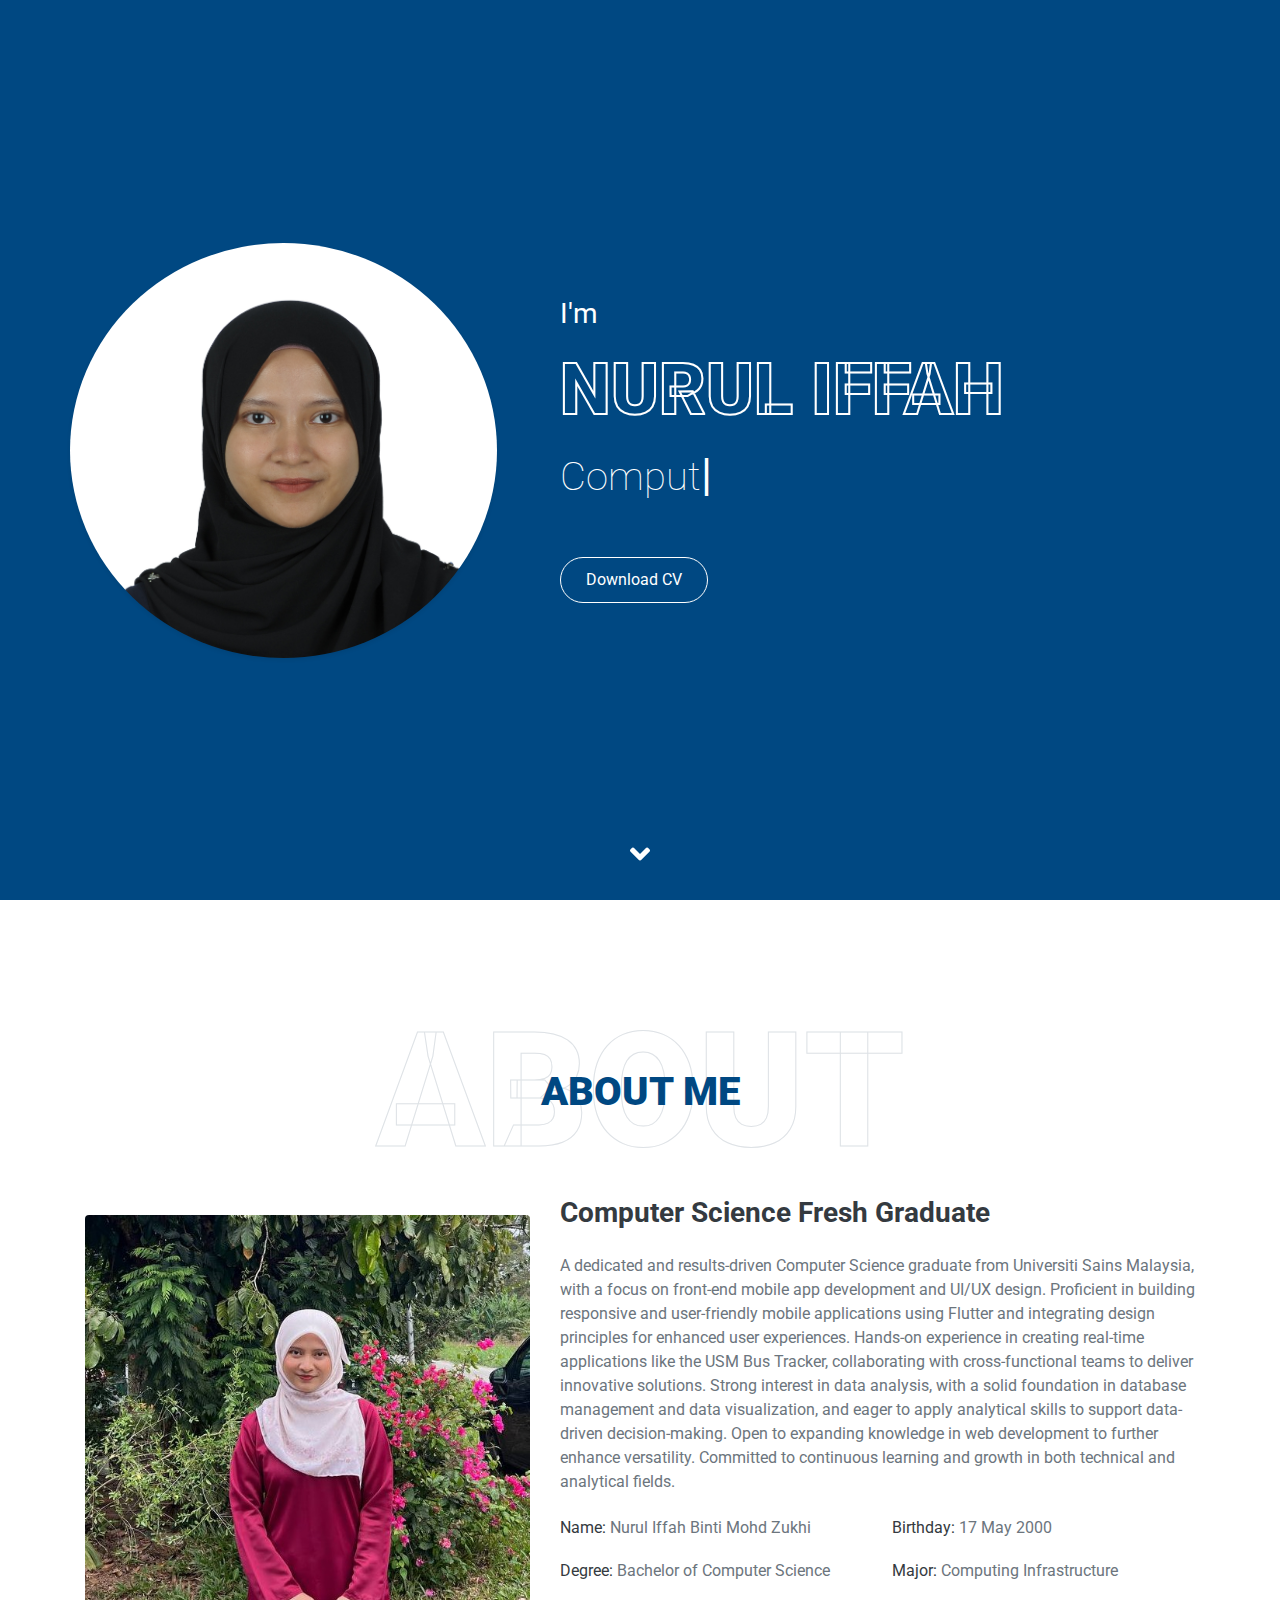
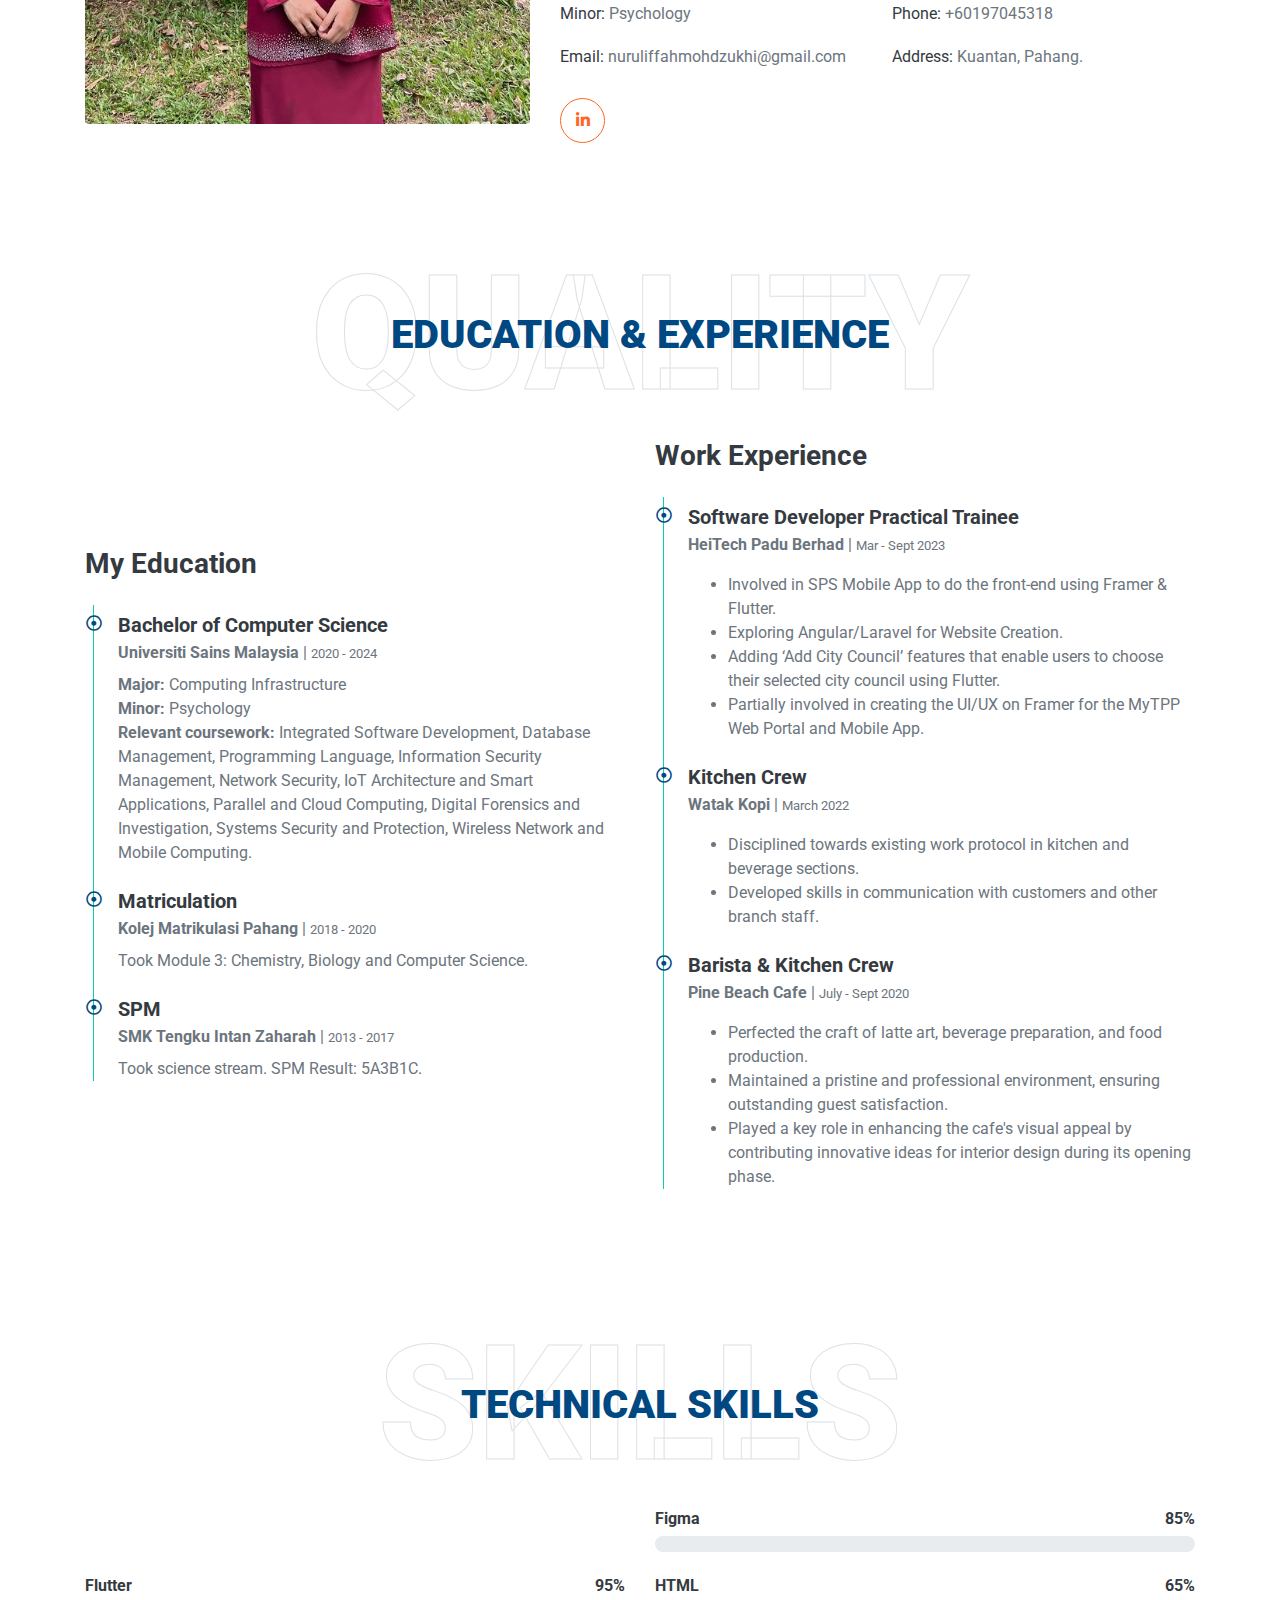
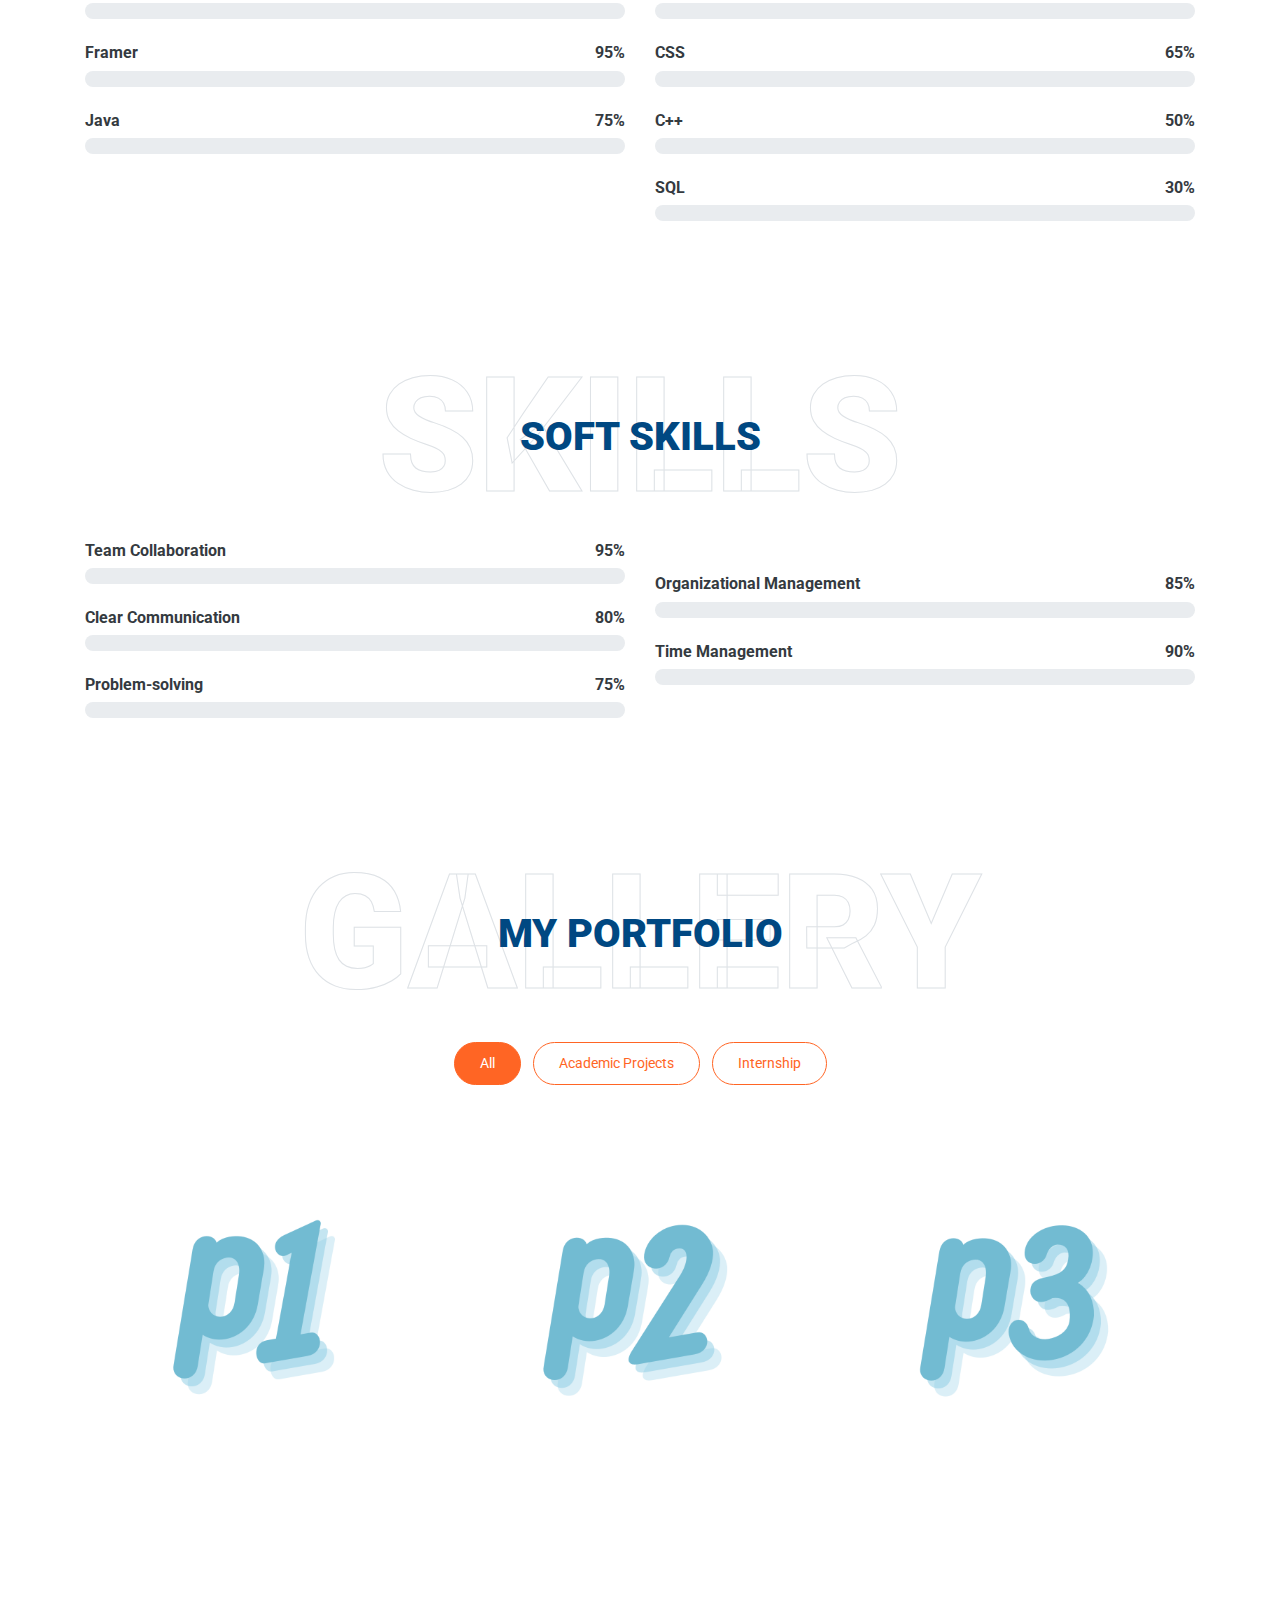
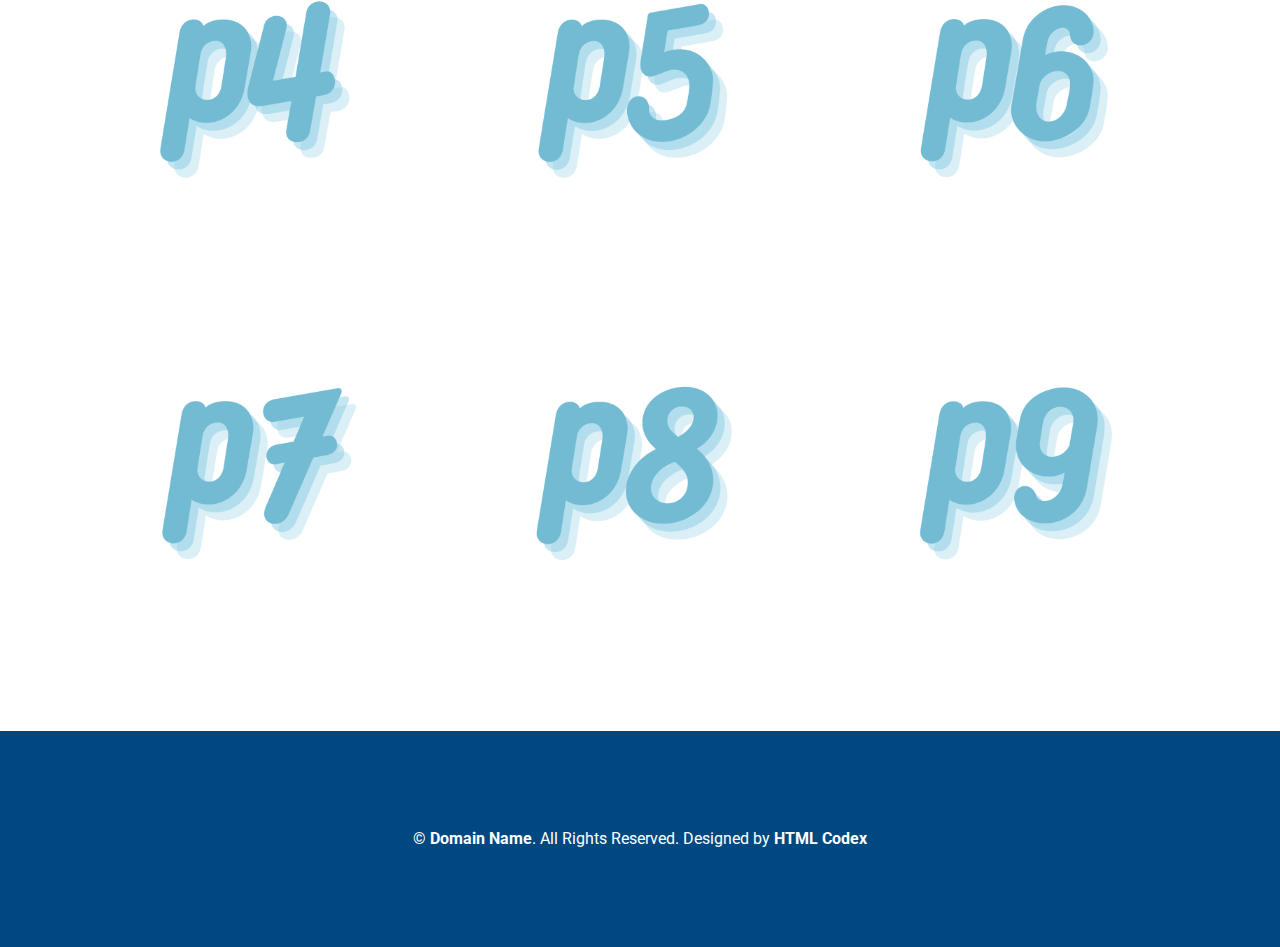
<file: index.html>
<!DOCTYPE html>
<html lang="en">

<head>
    <meta charset="utf-8">
    <title>Iffah Zukhi Portfolio</title>
    <meta content="width=device-width, initial-scale=1.0" name="viewport">
    <meta content="Free HTML Templates" name="keywords">
    <meta content="Free HTML Templates" name="description">

    <!-- Favicon -->
    <link href="img/favicon.ico" rel="icon">

    <!-- Google Web Fonts -->
    <link rel="preconnect" href="https://fonts.gstatic.com">
    <link href="https://fonts.googleapis.com/css2?family=Roboto:wght@300;400;500;700;900&display=swap" rel="stylesheet"> 

    <!-- Font Awesome -->
    <link href="https://cdnjs.cloudflare.com/ajax/libs/font-awesome/5.10.0/css/all.min.css" rel="stylesheet">

    <!-- Libraries Stylesheet -->
    <link href="lib/owlcarousel/assets/owl.carousel.min.css" rel="stylesheet">
    <link href="lib/lightbox/css/lightbox.min.css" rel="stylesheet">

    <!-- Customized Bootstrap Stylesheet -->
    <link href="css/style.css" rel="stylesheet">
</head>

<body data-spy="scroll" data-target=".navbar" data-offset="51">
    <!-- Navbar Start -->
    <nav class="navbar fixed-top shadow-sm navbar-expand-lg bg-light navbar-light py-3 py-lg-0 px-lg-5">
        <a href="index.html" class="navbar-brand ml-lg-3">
            <h1 class="m-0 display-5"><span class="text-primary">miss</span>nimz</h1>
        </a>
        <button type="button" class="navbar-toggler" data-toggle="collapse" data-target="#navbarCollapse">
            <span class="navbar-toggler-icon"></span>
        </button>
        <div class="collapse navbar-collapse px-lg-3" id="navbarCollapse">
            <div class="navbar-nav m-auto py-0">
                <a href="#home" class="nav-item nav-link active">Home</a>
                <a href="#about" class="nav-item nav-link">About</a>
                <a href="#qualification" class="nav-item nav-link">Education</a>
                <a href="#skill" class="nav-item nav-link">Skill</a>
                <!--<a href="#service" class="nav-item nav-link">Service</a>--> 
                <a href="#portfolio" class="nav-item nav-link">Portfolio</a>
                <!--<a href="#testimonial" class="nav-item nav-link">Review</a>-->
                <!--<a href="#blog" class="nav-item nav-link">Blog</a>-->
                <!--<a href="#contact" class="nav-item nav-link">Contact</a>-->
            </div>
            <!--<a href="" class="btn btn-outline-primary d-none d-lg-block">Hire Me</a>-->
            <a href="mailto:nuruliffahmohdzukhi@gmail.com?subject=Job%20Opportunity&body=Hello%2C%20I%20would%20like%20to%20discuss%20a%20job%20opportunity%20with%20you." class="btn btn-outline-primary d-none d-lg-block">Hire Me</a>

        </div>
    </nav>
    <!-- Navbar End -->


    <!-- Video Modal Start -->
    <div class="modal fade" id="videoModal" tabindex="-1" role="dialog" aria-labelledby="exampleModalLabel" aria-hidden="true">
        <div class="modal-dialog" role="document">
            <div class="modal-content">
                <div class="modal-body">
                    <button type="button" class="close" data-dismiss="modal" aria-label="Close">
                        <span aria-hidden="true">&times;</span>
                    </button>        
                    <!-- 16:9 aspect ratio -->
                    <div class="embed-responsive embed-responsive-16by9">
                        <iframe class="embed-responsive-item" src="" id="video"  allowscriptaccess="always" allow="autoplay"></iframe>
                    </div>
                </div>
            </div>
        </div>
    </div>
    <!-- Video Modal End -->


    <!-- Header Start -->
    <div class="container-fluid bg-primary d-flex align-items-center mb-5 py-5" id="home" style="min-height: 100vh;">
        <div class="container">
            <div class="row align-items-center">
                <div class="col-lg-5 px-5 pl-lg-0 pb-5 pb-lg-0">
                    <img class="img-fluid w-100 rounded-circle shadow-sm circle-img" src="img/ic_pic.png" alt="">
                </div>
                <div class="col-lg-7 text-center text-lg-left">
                    <h3 class="text-white font-weight-normal mb-3">I'm</h3>
                    <h1 class="display-3 text-uppercase text-primary mb-2" style="-webkit-text-stroke: 2px #ffffff;">Nurul Iffah</h1>
                    <h1 class="typed-text-output d-inline font-weight-lighter text-white"></h1>
                    <div class="typed-text d-none">Computer Science Fresh Graduate</div>
                    <div class="d-flex align-items-center justify-content-center justify-content-lg-start pt-5">
                        <!--<a href="" class="btn btn-outline-light mr-5">Download CV</a>-->
                        <a href="files/CV-IffahZukhi.pdf" class="btn btn-outline-light mr-5" download="CV-IffahZukhi.pdf">Download CV</a>

                        <!--<button type="button" class="btn-play" data-toggle="modal"
                            data-src="https://www.youtube.com/embed/DWRcNpR6Kdc" data-target="#videoModal">
                            <span></span>
                        </button>
                        <h5 class="font-weight-normal text-white m-0 ml-4 d-none d-sm-block">Play Video</h5>-->
                    </div>
                </div>
            </div>
        </div>
    </div>
    <!-- Header End -->


    <!-- About Start -->
    <div class="container-fluid py-5" id="about">
        <div class="container">
            <div class="position-relative d-flex align-items-center justify-content-center">
                <h1 class="display-1 text-uppercase text-white" style="-webkit-text-stroke: 1px #dee2e6;">About</h1>
                <h1 class="position-absolute text-uppercase text-primary">About Me</h1>
            </div>
            <div class="row align-items-center">
                <div class="col-lg-5 pb-4 pb-lg-0">
                    <img class="img-fluid rounded w-100" src="img/raya1.jpg" alt="">
                </div>
                <div class="col-lg-7">
                    <h3 class="mb-4">Computer Science Fresh Graduate</h3>
                    <p>A dedicated and results-driven Computer Science graduate from Universiti Sains Malaysia, with a focus on front-end mobile app development and UI/UX design. Proficient in building responsive and 
                        user-friendly mobile applications using Flutter and integrating design principles for enhanced user experiences. Hands-on experience in creating real-time applications like the USM Bus Tracker, 
                        collaborating with cross-functional teams to deliver innovative solutions. 
                        Strong interest in data analysis, with a solid foundation in database management and data visualization, and eager to apply analytical skills to support data-driven decision-making. 
                        Open to expanding knowledge in web development to further enhance versatility. 
                        Committed to continuous learning and growth in both technical and analytical fields.</p>

                    <div class="row mb-3">
                        <div class="col-sm-6 py-2"><h6>Name: <span class="text-secondary">Nurul Iffah Binti Mohd Zukhi</span></h6></div>
                        <div class="col-sm-6 py-2"><h6>Birthday: <span class="text-secondary">17 May 2000</span></h6></div>
                        <div class="col-sm-6 py-2"><h6>Degree: <span class="text-secondary">Bachelor of Computer Science</span></h6></div>
                        <div class="col-sm-6 py-2"><h6>Major: <span class="text-secondary">Computing Infrastructure</span></h6></div>
                        <div class="col-sm-6 py-2"><h6>Minor: <span class="text-secondary">Psychology</span></h6></div>
                        <div class="col-sm-6 py-2"><h6>Phone: <span class="text-secondary">+60197045318</span></h6></div>
                        <div class="col-sm-6 py-2"><h6>Email: <span class="text-secondary">nuruliffahmohdzukhi@gmail.com</span></h6></div>
                        <div class="col-sm-6 py-2"><h6>Address: <span class="text-secondary">Kuantan, Pahang.</span></h6></div>
                        
                    </div>
                    <a class="btn btn-outline-primary btn-social mr-2" href="https://www.linkedin.com/in/nuruliffahmohdzukhi/"><i class="fab fa-linkedin-in"></i></a>
                    <!--<a href="" class="btn btn-outline-primary mr-4">Hire Me</a> -takyah kot-->
                    <!--<a href="" class="btn btn-outline-primary">Learn More</a>-->
                </div>
            </div>
        </div>
    </div>
    <!-- About End -->


    <!-- Qualification Start -->
    <div class="container-fluid py-5" id="qualification">
        <div class="container">
            <div class="position-relative d-flex align-items-center justify-content-center">
                <h1 class="display-1 text-uppercase text-white" style="-webkit-text-stroke: 1px #dee2e6;">Quality</h1>
                <h1 class="position-absolute text-uppercase text-primary">Education & Experience</h1>
            </div>
            <div class="row align-items-center">
                <div class="col-lg-6">
                    <h3 class="mb-4">My Education</h3>
                    <div class="border-left border-primary pt-2 pl-4 ml-2">
                        <div class="position-relative mb-4">
                            <i class="far fa-dot-circle text-primary position-absolute" style="top: 2px; left: -32px;"></i>
                            <h5 class="font-weight-bold mb-1">Bachelor of Computer Science</h5>
                            <p class="mb-2"><strong>Universiti Sains Malaysia</strong> | <small>2020 - 2024</small></p>
                            <p><b>Major:</b> Computing Infrastructure <br> 
                                <b>Minor:</b> Psychology<br>
                                <b>Relevant coursework:</b> Integrated Software Development, Database Management,
                                Programming Language, Information Security Management, Network Security, IoT Architecture and Smart Applications, Parallel and Cloud Computing,
                                Digital Forensics and Investigation, Systems Security and Protection, Wireless Network and Mobile Computing. 
                            </p>
                            
                        </div>
                        <div class="position-relative mb-4">
                            <i class="far fa-dot-circle text-primary position-absolute" style="top: 2px; left: -32px;"></i>
                            <h5 class="font-weight-bold mb-1">Matriculation</h5>
                            <p class="mb-2"><strong>Kolej Matrikulasi Pahang</strong> | <small>2018 - 2020</small></p>
                            <p>Took Module 3: Chemistry, Biology and Computer Science.<br>
                                

                            </p>
                        </div>
                        <div class="position-relative mb-4">
                            <i class="far fa-dot-circle text-primary position-absolute" style="top: 2px; left: -32px;"></i>
                            <h5 class="font-weight-bold mb-1">SPM</h5>
                            <p class="mb-2"><strong>SMK Tengku Intan Zaharah</strong> | <small>2013 - 2017</small></p>
                            <p>Took science stream. SPM Result: 5A3B1C. </p>
                        </div>
                    </div>
                </div>
                <div class="col-lg-6">
                    <h3 class="mb-4">Work Experience</h3>
                    <div class="border-left border-primary pt-2 pl-4 ml-2">
                        <div class="position-relative mb-4">
                            <i class="far fa-dot-circle text-primary position-absolute" style="top: 2px; left: -32px;"></i>
                            <h5 class="font-weight-bold mb-1">Software Developer Practical Trainee</h5>
                            <p class="mb-2"><strong>HeiTech Padu Berhad</strong> | <small>Mar - Sept 2023</small></p>
                            <p><ul>
                                <li>Involved in SPS Mobile App to do the front-end using Framer & Flutter.</li>
                                <li>Exploring Angular/Laravel for Website Creation.</li>
                                <li>Adding ‘Add City Council’ features that enable users to choose their selected city council using Flutter.</li>
                                <li>Partially involved in creating the UI/UX on Framer for the MyTPP Web Portal and Mobile App.</li>
                                
                              </ul>
                              </p>
                        </div>
                        <div class="position-relative mb-4">
                            <i class="far fa-dot-circle text-primary position-absolute" style="top: 2px; left: -32px;"></i>
                            <h5 class="font-weight-bold mb-1">Kitchen Crew</h5>
                            <p class="mb-2"><strong>Watak Kopi</strong> | <small>March 2022</small></p>
                            <p><ul>
                                <li>Disciplined towards existing work protocol in kitchen and beverage sections.</li>
                                <li>Developed skills in communication with customers and other branch staff.</li>
                              </ul>
                              </p>
                        </div>
                        <div class="position-relative mb-4">
                            <i class="far fa-dot-circle text-primary position-absolute" style="top: 2px; left: -32px;"></i>
                            <h5 class="font-weight-bold mb-1">Barista & Kitchen Crew</h5>
                            <p class="mb-2"><strong>Pine Beach Cafe</strong> | <small>July - Sept 2020</small></p>
                            <p><ul>
                                <li>Perfected the craft of latte art, beverage preparation, and food production.</li>
                                <li>Maintained a pristine and professional environment, ensuring outstanding guest satisfaction.</li>
                                <li>Played a key role in enhancing the cafe's visual appeal by contributing innovative ideas for interior design during its opening phase. </li>
                                
                              </ul>
                              </p>
                        </div>
                    </div>
                </div>
            </div>
        </div>
    </div>
    <!-- Qualification End -->


    <!-- Technical Skill Start -->
    <div class="container-fluid py-5" id="skill">
        <div class="container">
            <div class="position-relative d-flex align-items-center justify-content-center">
                <h1 class="display-1 text-uppercase text-white" style="-webkit-text-stroke: 1px #dee2e6;">Skills</h1>
                <h1 class="position-absolute text-uppercase text-primary">Technical Skills</h1>
            </div>
            <div class="row align-items-center">
                <div class="col-md-6">
                    <div class="skill mb-4">
                        <div class="d-flex justify-content-between">
                            <h6 class="font-weight-bold">Flutter</h6>
                            <h6 class="font-weight-bold">95%</h6>
                        </div>
                        <div class="progress">
                            <div class="progress-bar bg-primary" role="progressbar" aria-valuenow="95" aria-valuemin="0" aria-valuemax="100"></div>
                        </div>
                    </div>
                    <div class="skill mb-4">
                        <div class="d-flex justify-content-between">
                            <h6 class="font-weight-bold">Framer</h6>
                            <h6 class="font-weight-bold">95%</h6>
                        </div>
                        <div class="progress">
                            <div class="progress-bar bg-warning" role="progressbar" aria-valuenow="95" aria-valuemin="0" aria-valuemax="100"></div>
                        </div>
                    </div>
                    <div class="skill mb-4">
                        <div class="d-flex justify-content-between">
                            <h6 class="font-weight-bold">Java</h6>
                            <h6 class="font-weight-bold">75%</h6>
                        </div>
                        <div class="progress">
                            <div class="progress-bar bg-danger" role="progressbar" aria-valuenow="75" aria-valuemin="0" aria-valuemax="100"></div>
                        </div>
                    </div>
                </div>
                <div class="col-md-6">
                    <div class="skill mb-4">
                        <div class="d-flex justify-content-between">
                            <h6 class="font-weight-bold">Figma</h6>
                            <h6 class="font-weight-bold">85%</h6>
                        </div>
                        <div class="progress">
                            <div class="progress-bar bg-danger" role="progressbar" aria-valuenow="85" aria-valuemin="0" aria-valuemax="100"></div>
                        </div>
                    </div>
                    <div class="skill mb-4">
                        <div class="d-flex justify-content-between">
                            <h6 class="font-weight-bold">HTML</h6>
                            <h6 class="font-weight-bold">65%</h6>
                        </div>
                        <div class="progress">
                            <div class="progress-bar bg-dark" role="progressbar" aria-valuenow="65" aria-valuemin="0" aria-valuemax="100"></div>
                        </div>
                    </div>
                    <div class="skill mb-4">
                        <div class="d-flex justify-content-between">
                            <h6 class="font-weight-bold">CSS</h6>
                            <h6 class="font-weight-bold">65%</h6>
                        </div>
                        <div class="progress">
                            <div class="progress-bar bg-info" role="progressbar" aria-valuenow="65" aria-valuemin="0" aria-valuemax="100"></div>
                        </div>
                    </div>
                    <div class="skill mb-4">
                        <div class="d-flex justify-content-between">
                            <h6 class="font-weight-bold">C++</h6>
                            <h6 class="font-weight-bold">50%</h6>
                        </div>
                        <div class="progress">
                            <div class="progress-bar bg-info" role="progressbar" aria-valuenow="50" aria-valuemin="0" aria-valuemax="100"></div>
                        </div>
                    </div>
                    <div class="skill mb-4">
                        <div class="d-flex justify-content-between">
                            <h6 class="font-weight-bold">SQL</h6>
                            <h6 class="font-weight-bold">30%</h6>
                        </div>
                        <div class="progress">
                            <div class="progress-bar bg-info" role="progressbar" aria-valuenow="30" aria-valuemin="0" aria-valuemax="100"></div>
                        </div>
                    </div>
                </div>
            </div>
        </div>
    </div>
    <!-- Skill End -->

    <!-- SOft Skill Start -->
    <div class="container-fluid py-5" id="skill">
        <div class="container">
            <div class="position-relative d-flex align-items-center justify-content-center">
                <h1 class="display-1 text-uppercase text-white" style="-webkit-text-stroke: 1px #dee2e6;">Skills</h1>
                <h1 class="position-absolute text-uppercase text-primary">Soft Skills</h1>
            </div>
            <div class="row align-items-center">
                <div class="col-md-6">
                    <div class="skill mb-4">
                        <div class="d-flex justify-content-between">
                            <h6 class="font-weight-bold">Team Collaboration</h6>
                            <h6 class="font-weight-bold">95%</h6>
                        </div>
                        <div class="progress">
                            <div class="progress-bar bg-primary" role="progressbar" aria-valuenow="95" aria-valuemin="0" aria-valuemax="100"></div>
                        </div>
                    </div>
                    <div class="skill mb-4">
                        <div class="d-flex justify-content-between">
                            <h6 class="font-weight-bold">Clear Communication</h6>
                            <h6 class="font-weight-bold">80%</h6>
                        </div>
                        <div class="progress">
                            <div class="progress-bar bg-warning" role="progressbar" aria-valuenow="80" aria-valuemin="0" aria-valuemax="100"></div>
                        </div>
                    </div>
                    <div class="skill mb-4">
                        <div class="d-flex justify-content-between">
                            <h6 class="font-weight-bold">Problem-solving</h6>
                            <h6 class="font-weight-bold">75%</h6>
                        </div>
                        <div class="progress">
                            <div class="progress-bar bg-danger" role="progressbar" aria-valuenow="75" aria-valuemin="0" aria-valuemax="100"></div>
                        </div>
                    </div>
                </div>
                <div class="col-md-6">
                    <div class="skill mb-4">
                        <div class="d-flex justify-content-between">
                            <h6 class="font-weight-bold">Organizational Management</h6>
                            <h6 class="font-weight-bold">85%</h6>
                        </div>
                        <div class="progress">
                            <div class="progress-bar bg-danger" role="progressbar" aria-valuenow="85" aria-valuemin="0" aria-valuemax="100"></div>
                        </div>
                    </div>
                    <div class="skill mb-4">
                        <div class="d-flex justify-content-between">
                            <h6 class="font-weight-bold">Time Management</h6>
                            <h6 class="font-weight-bold">90%</h6>
                        </div>
                        <div class="progress">
                            <div class="progress-bar bg-dark" role="progressbar" aria-valuenow="90" aria-valuemin="0" aria-valuemax="100"></div>
                        </div>
                    </div>
                    
                </div>
            </div>
        </div>
    </div>
    <!-- Skill End -->


    <!-- Services Start -->
     <!--
    <div class="container-fluid pt-5" id="service">
        <div class="container">
            <div class="position-relative d-flex align-items-center justify-content-center">
                <h1 class="display-1 text-uppercase text-white" style="-webkit-text-stroke: 1px #dee2e6;">Service</h1>
                <h1 class="position-absolute text-uppercase text-primary">My Services</h1>
            </div>
            <div class="row pb-3">
                <div class="col-lg-4 col-md-6 text-center mb-5">
                    <div class="d-flex align-items-center justify-content-center mb-4">
                        <i class="fa fa-2x fa-laptop service-icon bg-primary text-white mr-3"></i>
                        <h4 class="font-weight-bold m-0">Web Design</h4>
                    </div>
                    <p>Justo sit justo eos amet tempor amet clita amet ipsum eos elitr. Amet lorem lorem lorem est amet labore eirmod erat clita</p>
                    <a class="border-bottom border-primary text-decoration-none" href="">Read More</a>
                </div>
                <div class="col-lg-4 col-md-6 text-center mb-5">
                    <div class="d-flex align-items-center justify-content-center mb-4">
                        <i class="fa fa-2x fa-laptop-code service-icon bg-primary text-white mr-3"></i>
                        <h4 class="font-weight-bold m-0">Web Development</h4>
                    </div>
                    <p>Justo sit justo eos amet tempor amet clita amet ipsum eos elitr. Amet lorem lorem lorem est amet labore eirmod erat clita</p>
                    <a class="border-bottom border-primary text-decoration-none" href="">Read More</a>
                </div>
                <div class="col-lg-4 col-md-6 text-center mb-5">
                    <div class="d-flex align-items-center justify-content-center mb-4">
                        <i class="fab fa-2x fa-android service-icon bg-primary text-white mr-3"></i>
                        <h4 class="font-weight-bold m-0">Apps Design</h4>
                    </div>
                    <p>Justo sit justo eos amet tempor amet clita amet ipsum eos elitr. Amet lorem lorem lorem est amet labore eirmod erat clita</p>
                    <a class="border-bottom border-primary text-decoration-none" href="">Read More</a>
                </div>
                <div class="col-lg-4 col-md-6 text-center mb-5">
                    <div class="d-flex align-items-center justify-content-center mb-4">
                        <i class="fab fa-2x fa-apple service-icon bg-primary text-white mr-3"></i>
                        <h4 class="font-weight-bold m-0">Apps Development</h4>
                    </div>
                    <p>Justo sit justo eos amet tempor amet clita amet ipsum eos elitr. Amet lorem lorem lorem est amet labore eirmod erat clita</p>
                    <a class="border-bottom border-primary text-decoration-none" href="">Read More</a>
                </div>
                <div class="col-lg-4 col-md-6 text-center mb-5">
                    <div class="d-flex align-items-center justify-content-center mb-4">
                        <i class="fa fa-2x fa-search service-icon bg-primary text-white mr-3"></i>
                        <h4 class="font-weight-bold m-0">SEO</h4>
                    </div>
                    <p>Justo sit justo eos amet tempor amet clita amet ipsum eos elitr. Amet lorem lorem lorem est amet labore eirmod erat clita</p>
                    <a class="border-bottom border-primary text-decoration-none" href="">Read More</a>
                </div>
                <div class="col-lg-4 col-md-6 text-center mb-5">
                    <div class="d-flex align-items-center justify-content-center mb-4">
                        <i class="fa fa-2x fa-edit service-icon bg-primary text-white mr-3"></i>
                        <h4 class="font-weight-bold m-0">Content Creating</h4>
                    </div>
                    <p>Justo sit justo eos amet tempor amet clita amet ipsum eos elitr. Amet lorem lorem lorem est amet labore eirmod erat clita</p>
                    <a class="border-bottom border-primary text-decoration-none" href="">Read More</a>
                </div>
            </div>
        </div>
    </div>
    -->
    <!-- Services End -->


    <!-- Portfolio Start -->
    <div class="container-fluid pt-5 pb-3" id="portfolio">
        <div class="container">
            <div class="position-relative d-flex align-items-center justify-content-center">
                <h1 class="display-1 text-uppercase text-white" style="-webkit-text-stroke: 1px #dee2e6;">Gallery</h1>
                <h1 class="position-absolute text-uppercase text-primary">My Portfolio</h1>
            </div>
            <div class="row">
                <div class="col-12 text-center mb-2">
                    <ul class="list-inline mb-4" id="portfolio-flters">
                        <li class="btn btn-sm btn-outline-primary m-1 active"  data-filter="*">All</li>
                        <li class="btn btn-sm btn-outline-primary m-1" data-filter=".first">Academic Projects</li>
                        <li class="btn btn-sm btn-outline-primary m-1" data-filter=".second">Internship</li>
                        
                    </ul>
                </div>
            </div>
            <div class="row portfolio-container">
                <div class="col-lg-4 col-md-6 mb-4 portfolio-item first">
                    <div class="position-relative overflow-hidden mb-2">
                        <img class="img-fluid rounded w-100" src="img/P1.png" alt="">
                        <div class="portfolio-btn bg-primary d-flex align-items-center justify-content-center">
                            <!--<a href="img/portfolio-1.jpg" data-lightbox="portfolio">-->
                                <a href="portfolio-1.html">
                                <i class="fa fa-plus text-white" style="font-size: 60px;"></i>
                            </a>
                        </div>
                    </div>
                </div>
                <div class="col-lg-4 col-md-6 mb-4 portfolio-item first">
                    <div class="position-relative overflow-hidden mb-2">
                        <img class="img-fluid rounded w-100" src="img/P2.png" alt="">
                        <div class="portfolio-btn bg-primary d-flex align-items-center justify-content-center">
                            <a href="portfolio-2.html"> 
                                <i class="fa fa-plus text-white" style="font-size: 60px;"></i>
                            </a>
                        </div>
                    </div>
                </div>
                <div class="col-lg-4 col-md-6 mb-4 portfolio-item first">
                    <div class="position-relative overflow-hidden mb-2">
                        <img class="img-fluid rounded w-100" src="img/P3.png" alt="">
                        <div class="portfolio-btn bg-primary d-flex align-items-center justify-content-center">
                            <a href="portfolio-3.html">
                                <i class="fa fa-plus text-white" style="font-size: 60px;"></i>
                            </a>
                        </div>
                    </div>
                </div>
                <div class="col-lg-4 col-md-6 mb-4 portfolio-item first">
                    <div class="position-relative overflow-hidden mb-2">
                        <img class="img-fluid rounded w-100" src="img/P4.png" alt="">
                        <div class="portfolio-btn bg-primary d-flex align-items-center justify-content-center">
                            <a href="portfolio-4.html">
                                <i class="fa fa-plus text-white" style="font-size: 60px;"></i>
                            </a>
                        </div>
                    </div>
                </div>
                <div class="col-lg-4 col-md-6 mb-4 portfolio-item first">
                    <div class="position-relative overflow-hidden mb-2">
                        <img class="img-fluid rounded w-100" src="img/P5.png" alt="">
                        <div class="portfolio-btn bg-primary d-flex align-items-center justify-content-center">
                            <a href="portfolio-5.html">
                                <i class="fa fa-plus text-white" style="font-size: 60px;"></i>
                            </a>
                        </div>
                    </div>
                </div>
                <div class="col-lg-4 col-md-6 mb-4 portfolio-item first">
                    <div class="position-relative overflow-hidden mb-2">
                        <img class="img-fluid rounded w-100" src="img/P6.png" alt="">
                        <div class="portfolio-btn bg-primary d-flex align-items-center justify-content-center">
                            <a href="portfolio-6.html">
                                <i class="fa fa-plus text-white" style="font-size: 60px;"></i>
                            </a>
                        </div>
                    </div>
                </div>
                <div class="col-lg-4 col-md-6 mb-4 portfolio-item first">
                    <div class="position-relative overflow-hidden mb-2">
                        <img class="img-fluid rounded w-100" src="img/P7.png" alt="">
                        <div class="portfolio-btn bg-primary d-flex align-items-center justify-content-center">
                            <a href="portfolio-7.html">
                                <i class="fa fa-plus text-white" style="font-size: 60px;"></i>
                            </a>
                        </div>
                    </div>
                </div>

                <div class="col-lg-4 col-md-6 mb-4 portfolio-item first">
                    <div class="position-relative overflow-hidden mb-2">
                        <img class="img-fluid rounded w-100" src="img/P8.png" alt="">
                        <div class="portfolio-btn bg-primary d-flex align-items-center justify-content-center">
                            <a href="portfolio-8.html">
                                <i class="fa fa-plus text-white" style="font-size: 60px;"></i>
                            </a>
                        </div>
                    </div>
                </div>

                <div class="col-lg-4 col-md-6 mb-4 portfolio-item second">
                    <div class="position-relative overflow-hidden mb-2">
                        <img class="img-fluid rounded w-100" src="img/P9.png" alt="">
                        <div class="portfolio-btn bg-primary d-flex align-items-center justify-content-center">
                            <a href="portfolio-9.html">
                                <i class="fa fa-plus text-white" style="font-size: 60px;"></i>
                            </a>
                        </div>
                    </div>
                </div>








            </div>
        </div>
    </div>
    <!-- Portfolio End -->


    <!-- Testimonial Start -->
     <!--
    <div class="container-fluid py-5" id="testimonial">
        <div class="container">
            <div class="position-relative d-flex align-items-center justify-content-center">
                <h1 class="display-1 text-uppercase text-white" style="-webkit-text-stroke: 1px #dee2e6;">Review</h1>
                <h1 class="position-absolute text-uppercase text-primary">Clients Say</h1>
            </div>
            <div class="row justify-content-center">
                <div class="col-lg-8">
                    <div class="owl-carousel testimonial-carousel">
                        <div class="text-center">
                            <i class="fa fa-3x fa-quote-left text-primary mb-4"></i>
                            <h4 class="font-weight-light mb-4">Dolor eirmod diam stet kasd sed. Aliqu rebum est eos. Rebum elitr dolore et eos labore, stet justo sed est sed. Diam sed sed dolor stet accusam amet eirmod eos, labore diam clita</h4>
                            <img class="img-fluid rounded-circle mx-auto mb-3" src="img/testimonial-1.jpg" style="width: 80px; height: 80px;">
                            <h5 class="font-weight-bold m-0">Client Name</h5>
                            <span>Profession</span>
                        </div>
                        <div class="text-center">
                            <i class="fa fa-3x fa-quote-left text-primary mb-4"></i>
                            <h4 class="font-weight-light mb-4">Dolor eirmod diam stet kasd sed. Aliqu rebum est eos. Rebum elitr dolore et eos labore, stet justo sed est sed. Diam sed sed dolor stet accusam amet eirmod eos, labore diam clita</h4>
                            <img class="img-fluid rounded-circle mx-auto mb-3" src="img/testimonial-2.jpg" style="width: 80px; height: 80px;">
                            <h5 class="font-weight-bold m-0">Client Name</h5>
                            <span>Profession</span>
                        </div>
                        <div class="text-center">
                            <i class="fa fa-3x fa-quote-left text-primary mb-4"></i>
                            <h4 class="font-weight-light mb-4">Dolor eirmod diam stet kasd sed. Aliqu rebum est eos. Rebum elitr dolore et eos labore, stet justo sed est sed. Diam sed sed dolor stet accusam amet eirmod eos, labore diam clita</h4>
                            <img class="img-fluid rounded-circle mx-auto mb-3" src="img/testimonial-3.jpg" style="width: 80px; height: 80px;">
                            <h5 class="font-weight-bold m-0">Client Name</h5>
                            <span>Profession</span>
                        </div>
                    </div>
                </div>
            </div>
        </div>
    </div>
    -->
    <!-- Testimonial End -->


    <!-- Blog Start -->
     <!--
    <div class="container-fluid pt-5" id="blog">
        <div class="container">
            <div class="position-relative d-flex align-items-center justify-content-center">
                <h1 class="display-1 text-uppercase text-white" style="-webkit-text-stroke: 1px #dee2e6;">Blog</h1>
                <h1 class="position-absolute text-uppercase text-primary">Latest Blog</h1>
            </div>
            <div class="row">
                <div class="col-lg-4 mb-5">
                    <div class="position-relative mb-4">
                        <img class="img-fluid rounded w-100" src="img/blog-1.jpg" alt="">
                        <div class="blog-date">
                            <h4 class="font-weight-bold mb-n1">01</h4>
                            <small class="text-white text-uppercase">Jan</small>
                        </div>
                    </div>
                    <h5 class="font-weight-medium mb-4">Rebum lorem no eos ut ipsum diam tempor sed rebum elitr ipsum</h5>
                    <a class="btn btn-sm btn-outline-primary py-2" href="">Read More</a>
                </div>
                <div class="col-lg-4 mb-5">
                    <div class="position-relative mb-4">
                        <img class="img-fluid rounded w-100" src="img/blog-2.jpg" alt="">
                        <div class="blog-date">
                            <h4 class="font-weight-bold mb-n1">01</h4>
                            <small class="text-white text-uppercase">Jan</small>
                        </div>
                    </div>
                    <h5 class="font-weight-medium mb-4">Rebum lorem no eos ut ipsum diam tempor sed rebum elitr ipsum</h5>
                    <a class="btn btn-sm btn-outline-primary py-2" href="">Read More</a>
                </div>
                <div class="col-lg-4 mb-5">
                    <div class="position-relative mb-4">
                        <img class="img-fluid rounded w-100" src="img/blog-3.jpg" alt="">
                        <div class="blog-date">
                            <h4 class="font-weight-bold mb-n1">01</h4>
                            <small class="text-white text-uppercase">Jan</small>
                        </div>
                    </div>
                    <h5 class="font-weight-medium mb-4">Rebum lorem no eos ut ipsum diam tempor sed rebum elitr ipsum</h5>
                    <a class="btn btn-sm btn-outline-primary py-2" href="">Read More</a>
                </div>
            </div>
        </div>
    </div>
    -->
    <!-- Blog End -->


    <!-- Contact Start -->
     <!--
    <div class="container-fluid py-5" id="contact">
        <div class="container">
            <div class="position-relative d-flex align-items-center justify-content-center">
                <h1 class="display-1 text-uppercase text-white" style="-webkit-text-stroke: 1px #dee2e6;">Contact</h1>
                <h1 class="position-absolute text-uppercase text-primary">Contact Me</h1>
            </div>
            <div class="row justify-content-center">
                <div class="col-lg-8">
                    <div class="contact-form text-center">
                        <div id="success"></div>
                        <form name="sentMessage" id="contactForm" novalidate="novalidate">
                            <form action="https://formspree.io/f/xovabjpp" method="POST" id="contactForm">
                            <div class="form-row">
                                <div class="control-group col-sm-6">
                                    <input type="text" class="form-control p-4" id="name" placeholder="Your Name"
                                        required="required" data-validation-required-message="Please enter your name" />
                                    <p class="help-block text-danger"></p>
                                </div>
                                <div class="control-group col-sm-6">
                                    <input type="email" class="form-control p-4" id="email" placeholder="Your Email"
                                        required="required" data-validation-required-message="Please enter your email" />
                                    <p class="help-block text-danger"></p>
                                </div>
                            </div>
                            <div class="control-group">
                                <input type="text" class="form-control p-4" id="subject" placeholder="Subject"
                                    required="required" data-validation-required-message="Please enter a subject" />
                                <p class="help-block text-danger"></p>
                            </div>
                            <div class="control-group">
                                <textarea class="form-control py-3 px-4" rows="5" id="message" placeholder="Message"
                                    required="required"
                                    data-validation-required-message="Please enter your message"></textarea>
                                <p class="help-block text-danger"></p>
                            </div>
                            <div>
                                <button class="btn btn-outline-primary" type="submit" id="sendMessageButton">Send
                                    Message</button>
                            </div>
                        </form>
                    </div>
                </div>
            </div>
        </div>
    </div>
    -->
    <!-- Contact End -->


    <!-- Footer Start -->
    <div class="container-fluid bg-primary text-white mt-5 py-5 px-sm-3 px-md-5">
        <div class="container text-center py-5">
            <!--
            <div class="d-flex justify-content-center mb-4">
                <a class="btn btn-light btn-social mr-2" href="#"><i class="fab fa-twitter"></i></a>
                <a class="btn btn-light btn-social mr-2" href="#"><i class="fab fa-facebook-f"></i></a>
                <a class="btn btn-light btn-social mr-2" href="#"><i class="fab fa-linkedin-in"></i></a>
                <a class="btn btn-light btn-social" href="#"><i class="fab fa-instagram"></i></a>
            </div>
            <div class="d-flex justify-content-center mb-3">
                <a class="text-white" href="#">Privacy</a>
                <span class="px-3">|</span>
                <a class="text-white" href="#">Terms</a>
                <span class="px-3">|</span>
                <a class="text-white" href="#">FAQs</a>
                <span class="px-3">|</span>
                <a class="text-white" href="#">Help</a>
            </div>-->
            <p class="m-0">&copy; <a class="text-white font-weight-bold" href="#">Domain Name</a>. All Rights Reserved. Designed by <a class="text-white font-weight-bold" href="https://htmlcodex.com">HTML Codex</a>
            </p>
        </div>
    </div>
    <!-- Footer End -->

    <!-- Scroll to Bottom -->
    <i class="fa fa-2x fa-angle-down text-white scroll-to-bottom"></i>

    <!-- Back to Top -->
    <a href="#" class="btn btn-outline-dark px-0 back-to-top"><i class="fa fa-angle-double-up"></i></a>


    <!-- JavaScript Libraries -->
    <script src="https://code.jquery.com/jquery-3.4.1.min.js"></script>
    <script src="https://stackpath.bootstrapcdn.com/bootstrap/4.4.1/js/bootstrap.bundle.min.js"></script>
    <script src="lib/typed/typed.min.js"></script>
    <script src="lib/easing/easing.min.js"></script>
    <script src="lib/waypoints/waypoints.min.js"></script>
    <script src="lib/owlcarousel/owl.carousel.min.js"></script>
    <script src="lib/isotope/isotope.pkgd.min.js"></script>
    <script src="lib/lightbox/js/lightbox.min.js"></script>

    <!-- Contact Javascript File -->
    <script src="mail/jqBootstrapValidation.min.js"></script>
    <script src="mail/contact.js"></script>

    <!-- Template Javascript -->
    <script src="js/main.js"></script>
</body>

</html>
</file>
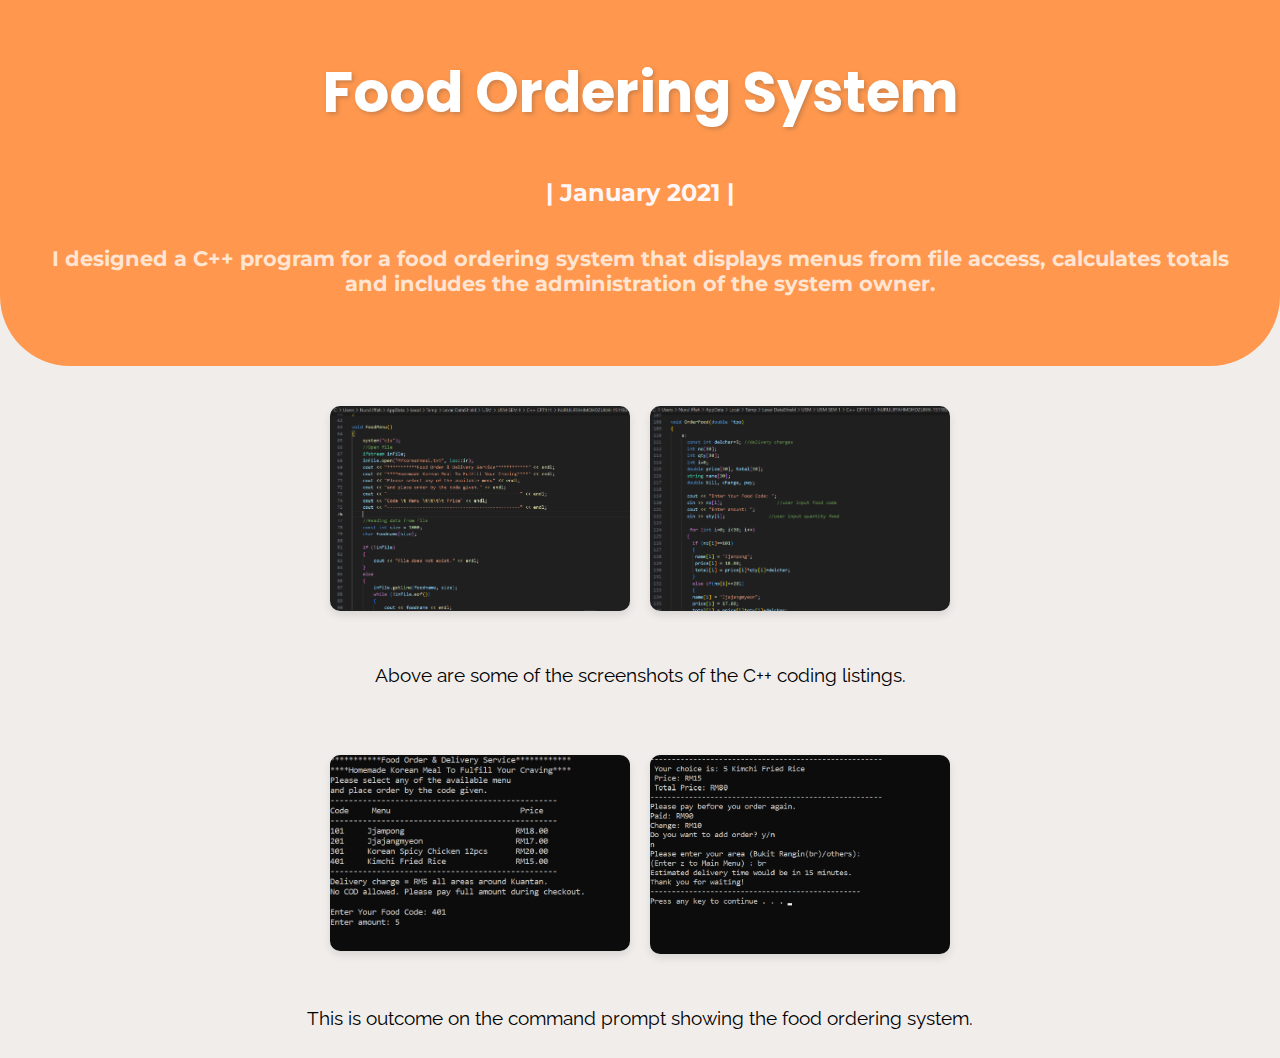
<file: portfolio-1.html>
<!DOCTYPE html>
<html lang="en">
<head>
    <meta charset="UTF-8">
    <meta name="viewport" content="width=device-width, initial-scale=1.0">
    <title>Portfolio Detail</title>
    <link href="https://fonts.googleapis.com/css2?family=Montserrat:wght@400;500&family=Poppins:wght@700&family=Raleway:wght@400;500&display=swap" rel="stylesheet">
    <link rel="stylesheet" href="css/portfolio-detail.css"> <!-- Link to your CSS file -->
    <link href="lib/lightbox/css/lightbox.min.css" rel="stylesheet">
</head>
<body>
    <div class="container">
        <div class="top-side">
            <h1>Food Ordering System</h1>
            <h2>| January 2021 |</h2>
            <h3>I designed a C++ program for a food ordering system that displays menus from file access, 
                calculates totals and includes the administration of the system owner. </h3>
        <br>
            
        </div>
        <!--
        <div class="bottom-side">
            <div class="image-container">
                <img src="img/foodorder1.png" alt="Portfolio Image 1">
                <img src="img/foodorder3.png" alt="Portfolio Image 2">
                </div>
        </div>
    -->
<div class = "bottom-side">
    <div class="image-container">
        <a href="img/foodorder1.png" data-lightbox="portfolio" data-title="Food Ordering System">
            <img src="img/foodorder1.png" alt="Portfolio Image 1">
        </a>
        <a href="img/foodorder3.png" data-lightbox="portfolio" data-title="Food Ordering System">
            <img src="img/foodorder3.png" alt="Portfolio Image 2">
        </a>
    </div>
</div>

        <p>Above are some of the screenshots of the C++ coding listings. </p>
        <br>
        
        <div class = "bottom-side">
            <div class="image-container">
                <a href="img/foodorder2.png" data-lightbox="portfolio" data-title="Food Ordering System">
                    <img src="img/foodorder2.png" alt="Portfolio Image 3">
                </a>
                <a href="img/foodorder4.png" data-lightbox="portfolio" data-title="Food Ordering System">
                    <img src="img/foodorder4.png" alt="Portfolio Image 4">
                </a>
            </div>
        </div>

        <p>This is outcome on the command prompt showing the food ordering system. </p>
                <br>
    </div>
    </div>
</body>
</html>
</file>
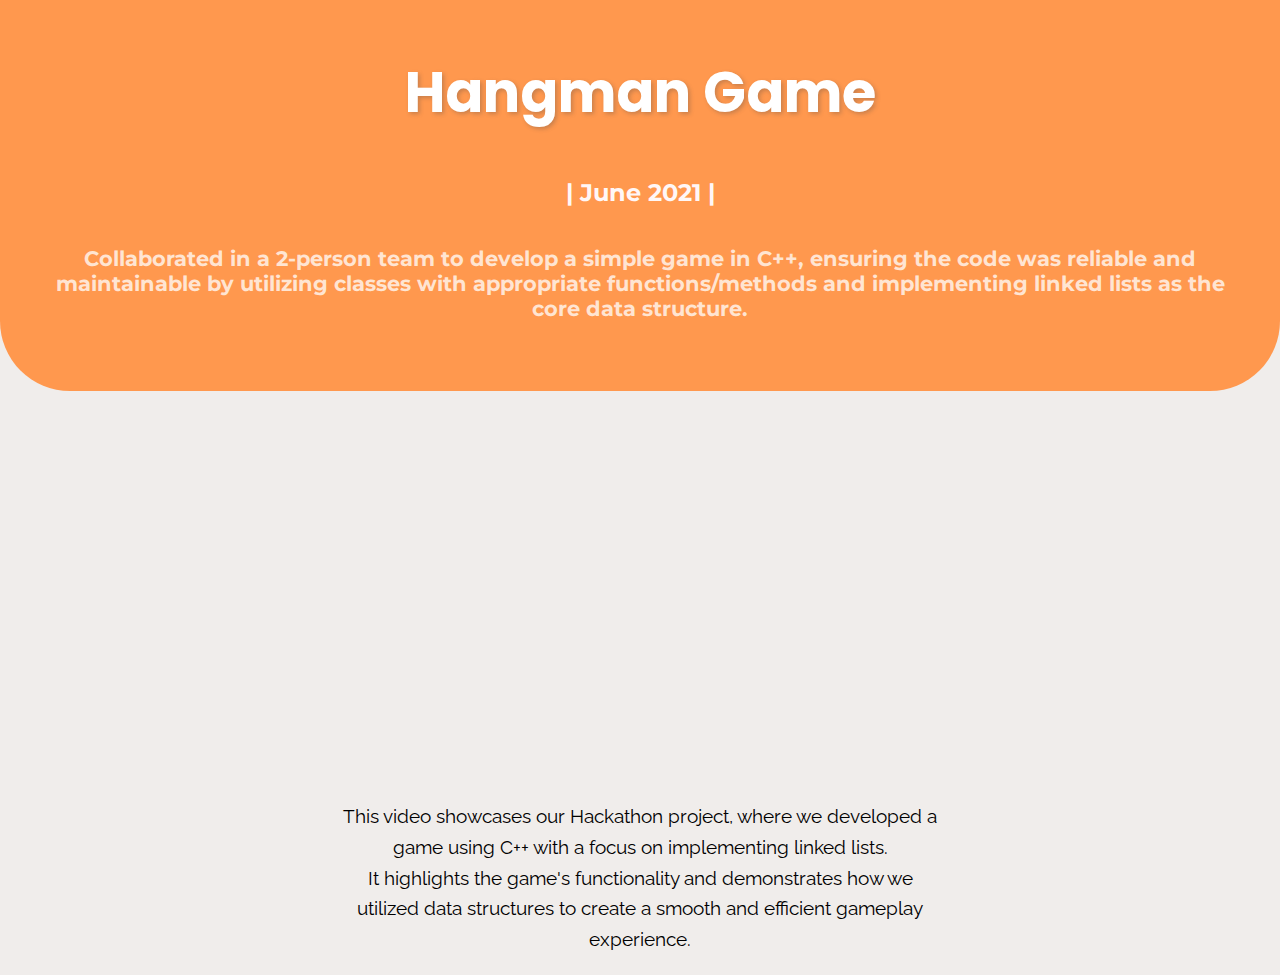
<file: portfolio-2.html>
<!DOCTYPE html>
<html lang="en">
<head>
    <meta charset="UTF-8">
    <meta name="viewport" content="width=device-width, initial-scale=1.0">
    <title>Portfolio Detail</title>
    <link href="https://fonts.googleapis.com/css2?family=Montserrat:wght@400;500&family=Poppins:wght@700&family=Raleway:wght@400;500&display=swap" rel="stylesheet">
    <link rel="stylesheet" href="css/portfolio-detail.css"> <!-- Link to your CSS file -->
    <link href="lib/lightbox/css/lightbox.min.css" rel="stylesheet">
</head>
<body>
    <div class="container">
        <div class="top-side">
            <h1>Hangman Game</h1>
            <h2>| June 2021 |</h2>
            <h3>Collaborated in a 2-person team to develop a simple game in C++, ensuring the code was reliable and maintainable by 
                utilizing classes with appropriate functions/methods and implementing linked lists as the core data structure. </h3>
        <br>
            
        </div>
        <!--
        <div class="bottom-side">
            <div class="image-container">
                <img src="img/foodorder1.png" alt="Portfolio Image 1">
                <img src="img/foodorder3.png" alt="Portfolio Image 2">
                </div>
        </div>
    -->

    <!--
    <div class="bottom-side">
        <div class="video-container">
            <video controls>
                <source src="video/HACKATHON2_VIDEO.mp4" type="video/mp4">
                Your browser does not support the video tag.
            </video>
        </div>
    </div>
    -->

    <div class="bottom-side">
        <div class="video-container">
            <iframe width="560" height="315" src="https://www.youtube.com/embed/IOH9qf8ddh0" frameborder="0" allowfullscreen></iframe>
        </div>
    </div>
    

    <div class="text-box">
        <p>This video showcases our Hackathon project, where we developed a game using C++ with a focus on implementing linked lists. <br>
            It highlights the game's functionality and demonstrates how we utilized data structures to create a smooth and efficient gameplay experience.</p>
    </div>
        
       
    </div>
    </div>
</body>
</html>
</file>
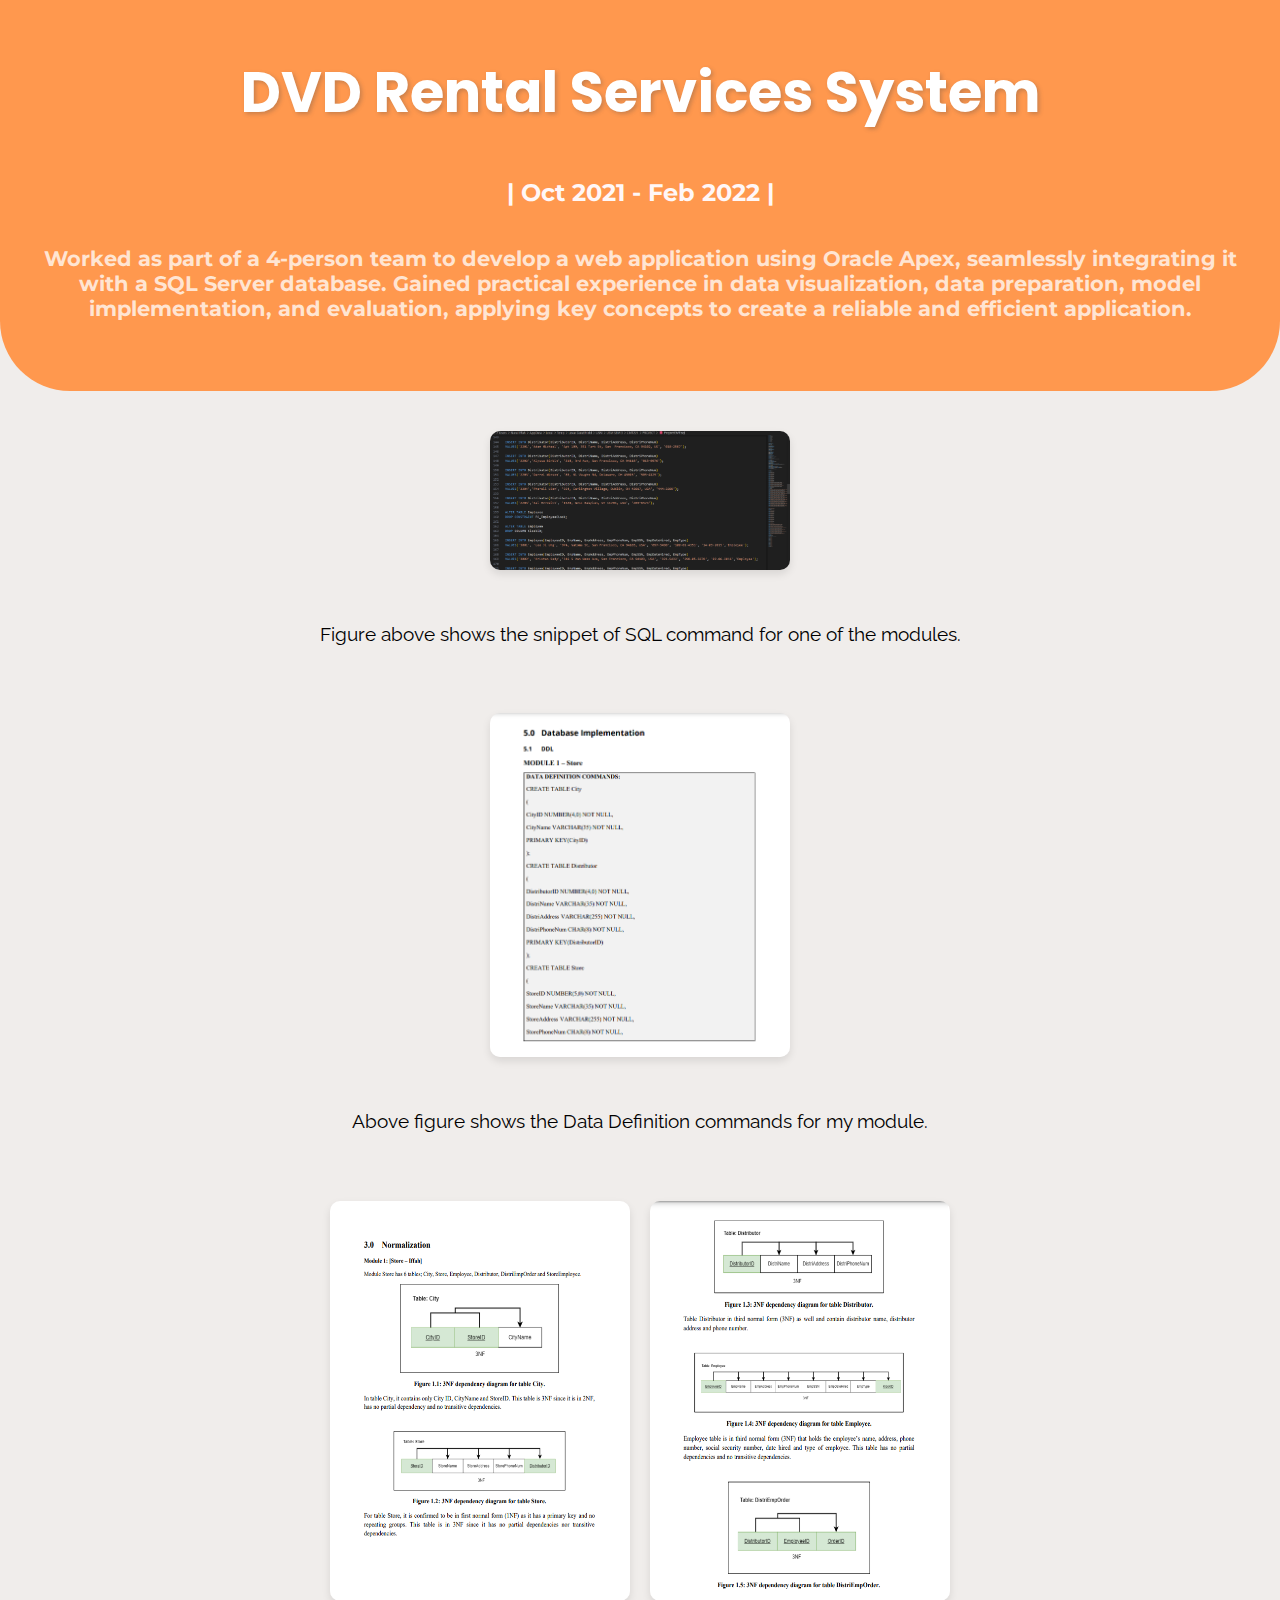
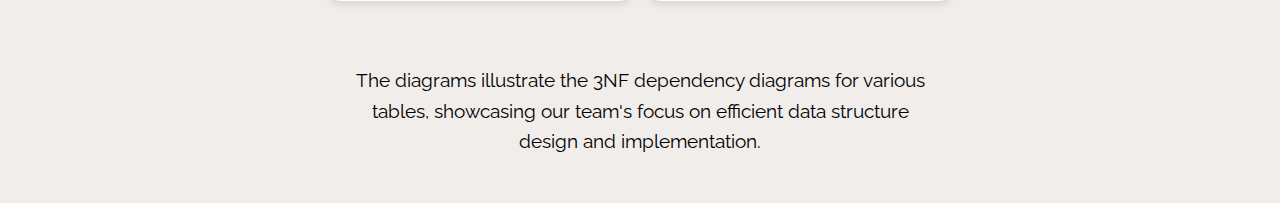
<file: portfolio-3.html>
<!DOCTYPE html>
<html lang="en">
<head>
    <meta charset="UTF-8">
    <meta name="viewport" content="width=device-width, initial-scale=1.0">
    <title>Portfolio Detail</title>
    <link href="https://fonts.googleapis.com/css2?family=Montserrat:wght@400;500&family=Poppins:wght@700&family=Raleway:wght@400;500&display=swap" rel="stylesheet">
    <link rel="stylesheet" href="css/portfolio-detail.css"> <!-- Link to your CSS file -->
    <link href="lib/lightbox/css/lightbox.min.css" rel="stylesheet">
</head>
<body>
    <div class="container">
        <div class="top-side">
            <h1>DVD Rental Services System</h1>
            <h2>| Oct 2021 - Feb 2022 |</h2>
            <h3>Worked as part of a 4-person team to develop a web application using Oracle Apex, seamlessly integrating it with a SQL Server database. 
                Gained practical experience in data visualization, data preparation, model implementation, and evaluation, applying key concepts 
                to create a reliable and efficient application. </h3>
        <br>
            
        </div>
        <!--
        <div class="bottom-side">
            <div class="image-container">
                <img src="img/foodorder1.png" alt="Portfolio Image 1">
                <img src="img/foodorder3.png" alt="Portfolio Image 2">
                </div>
        </div>
    -->
    <div class = "bottom-side">
        <div class="image-container">
            <a href="img/CMT.png" data-lightbox="portfolio" data-title="DVD Rental">
                <img src="img/CMT.png" alt="Portfolio Image 1">
            </a>
        </div>
    </div>
        <p> Figure above shows the snippet of SQL command for one of the modules. </p>
        <br>

        <div class = "bottom-side">
            <div class="image-container">
                <a href="img/CMT3.png" data-lightbox="portfolio" data-title="DVD Rental">
                    <img src="img/CMT3.png" alt="Portfolio Image 2">
                </a>
            </div>
        </div>

        <p>Above figure shows the Data Definition commands for my module. </p>
        <br>
        
        <div class = "bottom-side">
            <div class="image-container">
                <a href="img/CMT1.png" data-lightbox="portfolio" data-title="DVD Rental">
                    <img src="img/CMT1.png" alt="Portfolio Image 1" style="height: 400px;">
                </a>
                <a href="img/CMT2.png" data-lightbox="portfolio" data-title="DVD Rental">
                    <img src="img/CMT2.png" alt="Portfolio Image 2" style="height: 400px;">
                </a>
            </div>
        </div>
        
        <div class="text-box">
            <p> The diagrams illustrate the 3NF dependency diagrams for various tables, 
                showcasing our team's focus on efficient data structure design and implementation. </p>
            <br>
        </div>
                

    </div>
    </div>
</body>
</html>
</file>
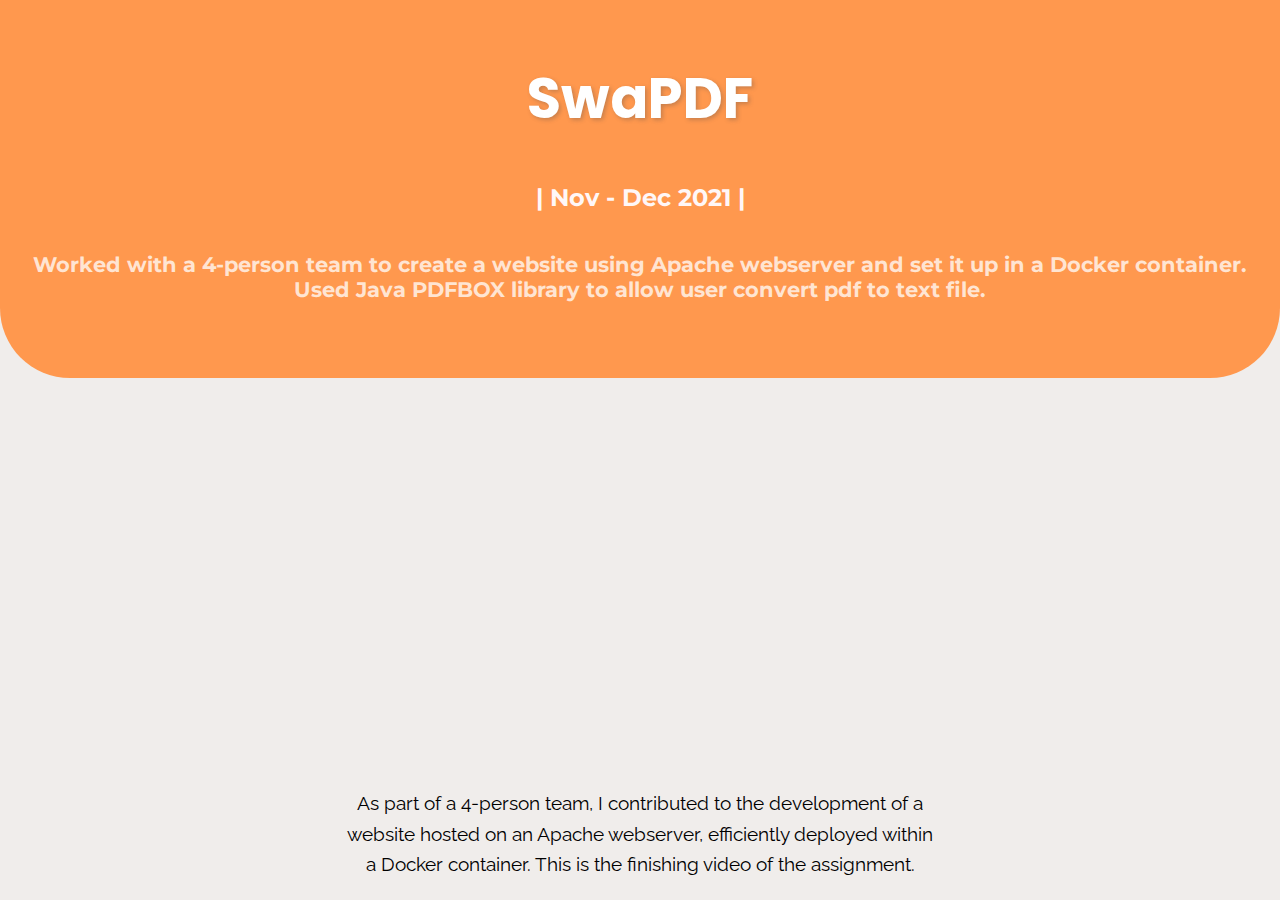
<file: portfolio-4.html>
<!DOCTYPE html>
<html lang="en">
<head>
    <meta charset="UTF-8">
    <meta name="viewport" content="width=device-width, initial-scale=1.0">
    <title>Portfolio Detail</title>
    <link href="https://fonts.googleapis.com/css2?family=Montserrat:wght@400;500&family=Poppins:wght@700&family=Raleway:wght@400;500&display=swap" rel="stylesheet">
    <link rel="stylesheet" href="css/portfolio-detail.css"> <!-- Link to your CSS file -->
    <link href="lib/lightbox/css/lightbox.min.css" rel="stylesheet">
</head>
<body>
    <div class="container">
        <div class="top-side">
            <h1>SwaPDF</h1>
            <h2>| Nov - Dec 2021 |</h2>
            <h3> Worked with a 4-person team to create a website 
                using Apache webserver and set it up in a Docker container. 
                Used Java PDFBOX library to allow user convert pdf to text file. </h3>
        <br>
        </div>
        <!--
        <div class="bottom-side">
            <div class="image-container">
                <img src="img/foodorder1.png" alt="Portfolio Image 1">
                <img src="img/foodorder3.png" alt="Portfolio Image 2">
                </div>
        </div>
    -->
    <div class="bottom-side">
        <div class="video-container">
            <iframe width="560" height="315" src="https://www.youtube.com/embed/DKCyAw2mJGo" frameborder="0" allowfullscreen></iframe>
        </div>
    </div>

    <div class="text-box">
        <p> As part of a 4-person team, I contributed to the development of a website hosted on an Apache webserver, efficiently deployed within a Docker container. 
            This is the finishing video of the assignment. <br>
            </p>
    </div>
        
       
    </div>
    </div>
</body>
</html
</file>
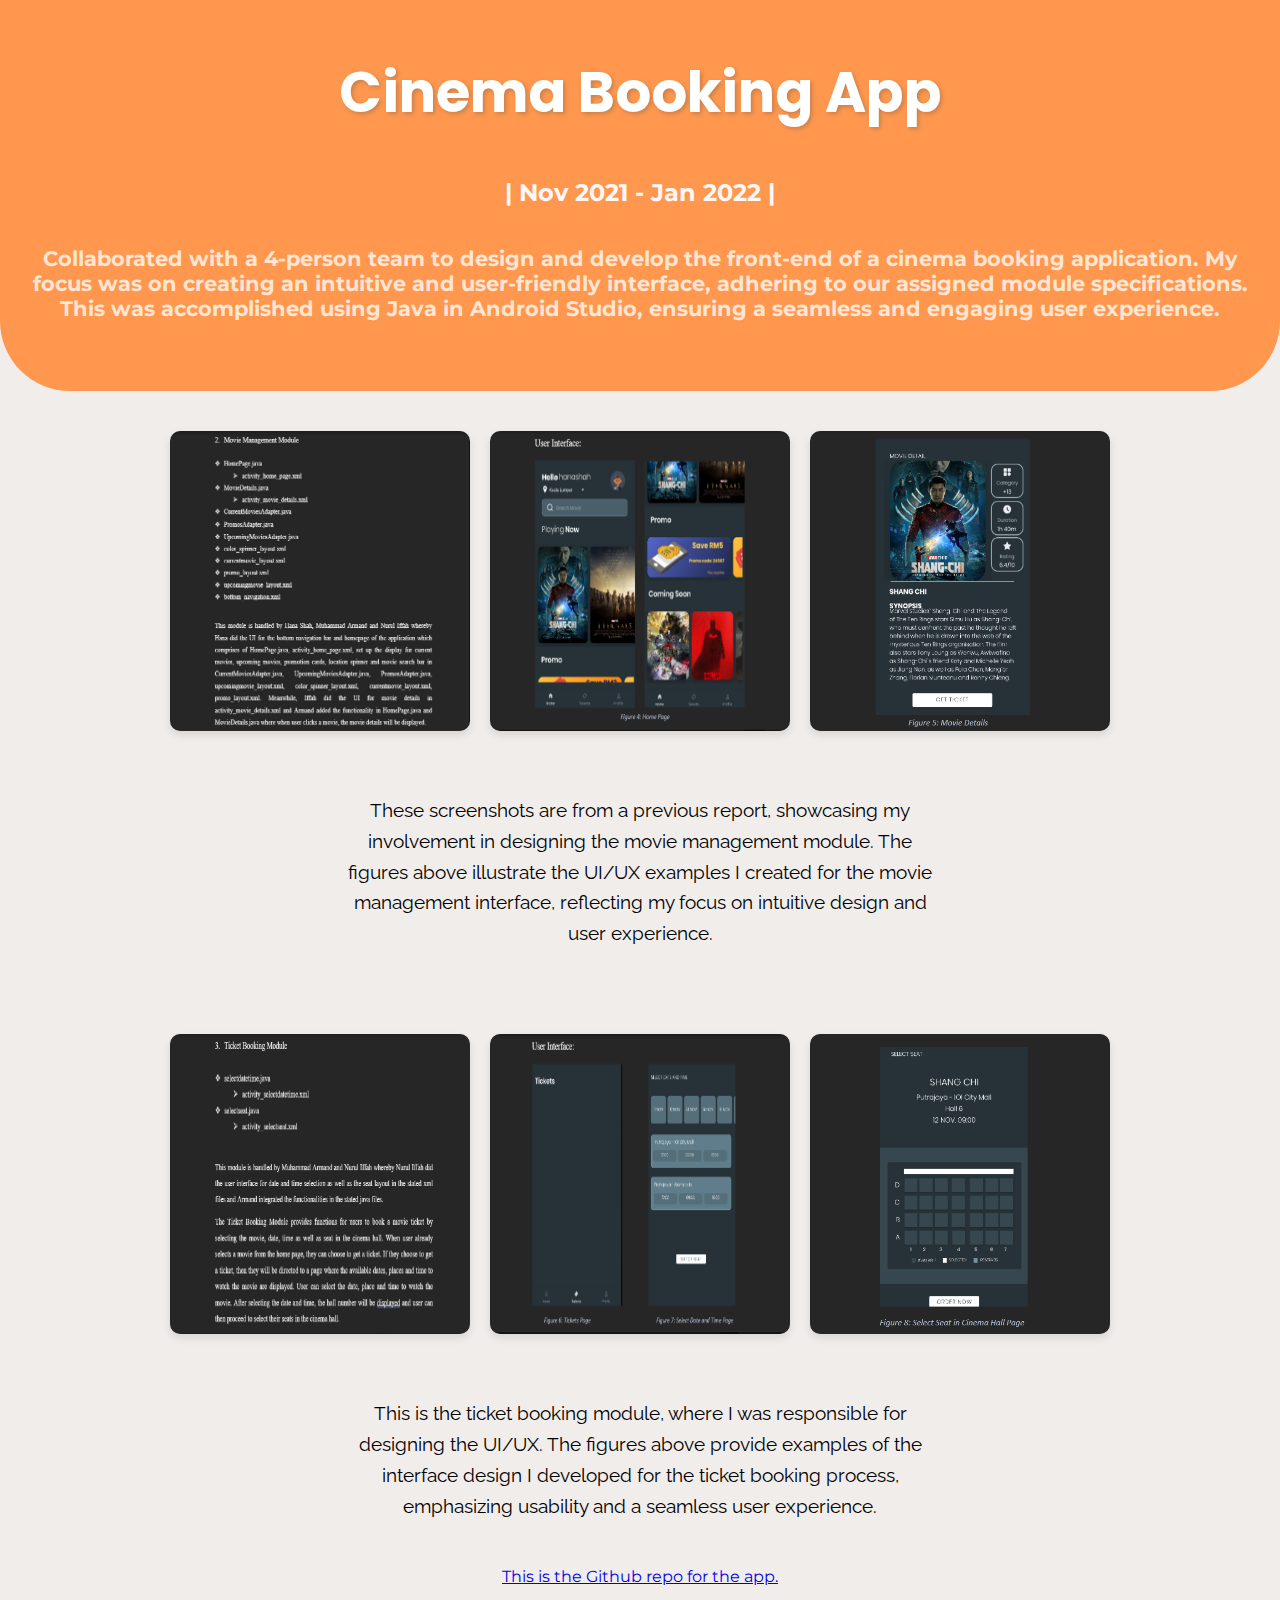
<file: portfolio-5.html>
<!DOCTYPE html>
<html lang="en">
<head>
    <meta charset="UTF-8">
    <meta name="viewport" content="width=device-width, initial-scale=1.0">
    <title>Portfolio Detail</title>
    <link href="https://fonts.googleapis.com/css2?family=Montserrat:wght@400;500&family=Poppins:wght@700&family=Raleway:wght@400;500&display=swap" rel="stylesheet">
    <link rel="stylesheet" href="css/portfolio-detail.css"> <!-- Link to your CSS file -->
    <link href="lib/lightbox/css/lightbox.min.css" rel="stylesheet">
</head>
<body>
    <div class="container">
        <div class="top-side">
            <h1>Cinema Booking App</h1>
            <h2>| Nov 2021 - Jan 2022 |</h2>
            <h3>Collaborated with a 4-person team to design and develop the front-end of a cinema booking application. 
                My focus was on creating an intuitive and user-friendly interface, adhering to our assigned module specifications. 
                This was accomplished using Java in Android Studio, ensuring a seamless and engaging user experience. </h3>
        <br>
            
        </div>
        <!--
        <div class="bottom-side">
            <div class="image-container">
                <img src="img/foodorder1.png" alt="Portfolio Image 1">
                <img src="img/foodorder3.png" alt="Portfolio Image 2">
                </div>
        </div>
    -->
<div class = "bottom-side">
    <div class="image-container">
        <a href="img/cat2011.png" data-lightbox="portfolio" data-title="Food Ordering System">
            <img src="img/cat2011.png" alt="Portfolio Image 1" style="height: 300px; width: 300px;">
        </a>
        <a href="img/cat2012.png" data-lightbox="portfolio" data-title="Food Ordering System">
            <img src="img/cat2012.png" alt="Portfolio Image 2" style="height: 300px; width: 300px;">
        </a>
        <a href="img/cat2013.png" data-lightbox="portfolio" data-title="Food Ordering System">
            <img src="img/cat2013.png" alt="Portfolio Image 2" style="height: 300px; width: 300px;">
        </a>
    </div>
</div>

        <div class = 'text-box'>
        <p>These screenshots are from a previous report, showcasing my involvement in designing the movie management module. 
            The figures above illustrate the UI/UX examples I created for the movie management interface, 
            reflecting my focus on intuitive design and user experience. </p>
        <br>
        </div>
        
        <div class = "bottom-side">
            <div class="image-container">
                <a href="img/cat2014.png" data-lightbox="portfolio" data-title="Food Ordering System">
                    <img src="img/cat2014.png" alt="Portfolio Image 1" style="height: 300px; width: 300px;">
                </a>
                <a href="img/cat2015.png" data-lightbox="portfolio" data-title="Food Ordering System">
                    <img src="img/cat2015.png" alt="Portfolio Image 2" style="height: 300px; width: 300px;">
                </a>
                <a href="img/cat2016.png" data-lightbox="portfolio" data-title="Food Ordering System">
                    <img src="img/cat2016.png" alt="Portfolio Image 2" style="height: 300px; width: 300px;">
                </a>
            </div>
        </div>

        <div class="text-box">
        <p>This is the ticket booking module, where I was responsible for designing the UI/UX. 
            The figures above provide examples of the interface design I developed for the ticket booking process, 
            emphasizing usability and a seamless user experience.</p>
                <br>
        </div>

                <a href="https://github.com/Armandilo/Cinema-Booking-App" target="_blank" rel="noopener noreferrer">This is the Github repo for the app.</a><br>

    </div>
    </div>
</body>
</html>
</file>
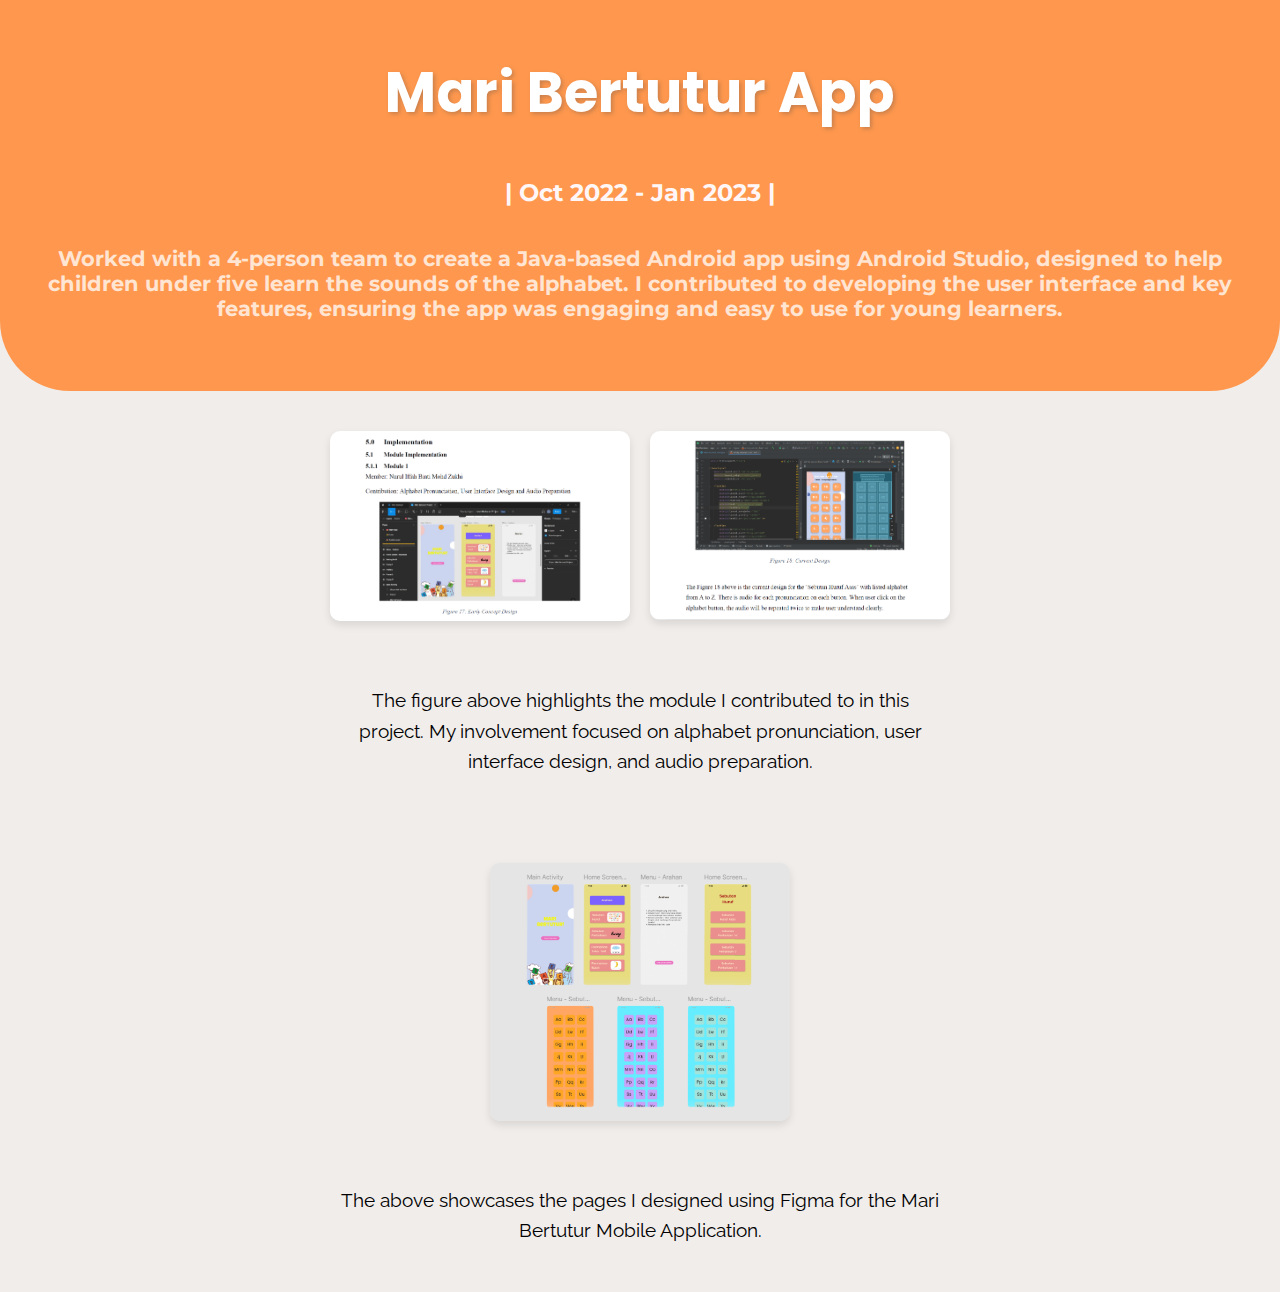
<file: portfolio-6.html>
<!DOCTYPE html>
<html lang="en">
<head>
    <meta charset="UTF-8">
    <meta name="viewport" content="width=device-width, initial-scale=1.0">
    <title>Portfolio Detail</title>
    <link href="https://fonts.googleapis.com/css2?family=Montserrat:wght@400;500&family=Poppins:wght@700&family=Raleway:wght@400;500&display=swap" rel="stylesheet">
    <link rel="stylesheet" href="css/portfolio-detail.css"> <!-- Link to your CSS file -->
    <link href="lib/lightbox/css/lightbox.min.css" rel="stylesheet">
</head>
<body>
    <div class="container">
        <div class="top-side">
            <h1>Mari Bertutur App</h1>
            <h2>| Oct 2022 - Jan 2023 |</h2>
            <h3>Worked with a 4-person team to create a Java-based Android app using Android Studio, designed to help children under five learn the sounds of the alphabet.
                I contributed to developing the user interface and key features, ensuring the app was engaging and easy to use for young learners.</h3>
        <br>
            
        </div>
        <!--
        <div class="bottom-side">
            <div class="image-container">
                <img src="img/foodorder1.png" alt="Portfolio Image 1">
                <img src="img/foodorder3.png" alt="Portfolio Image 2">
                </div>
        </div>
    -->
    <div class = "bottom-side">
        <div class="image-container">
            <a href="img/MariB.png" data-lightbox="portfolio" data-title="MB App">
                <img src="img/MariB.png" alt="Portfolio Image 1">
            </a>
            <a href="img/MariB1.png" data-lightbox="portfolio" data-title="MB App">
                <img src="img/MariB1.png" alt="Portfolio Image 1">
            </a>
        </div>
    </div>

    <div class = 'text-box'>
        <p> The figure above highlights the module I contributed to in this project.
             My involvement focused on alphabet pronunciation, user interface design, and audio preparation. </p>
        <br>
    </div>

        <div class = "bottom-side">
            <div class="image-container">
                <a href="img/maribertutur.png" data-lightbox="portfolio" data-title="DVD Rental">
                    <img src="img/maribertutur.png" alt="Portfolio Image 2">
                </a>
            </div>
        </div>

        <div class = 'text-box'>
        <p>The above showcases the pages I designed 
            using Figma for the Mari Bertutur Mobile Application. </p>
        <br>
        </div>
        

    </div>
    </div>
</body>
</html>
</file>
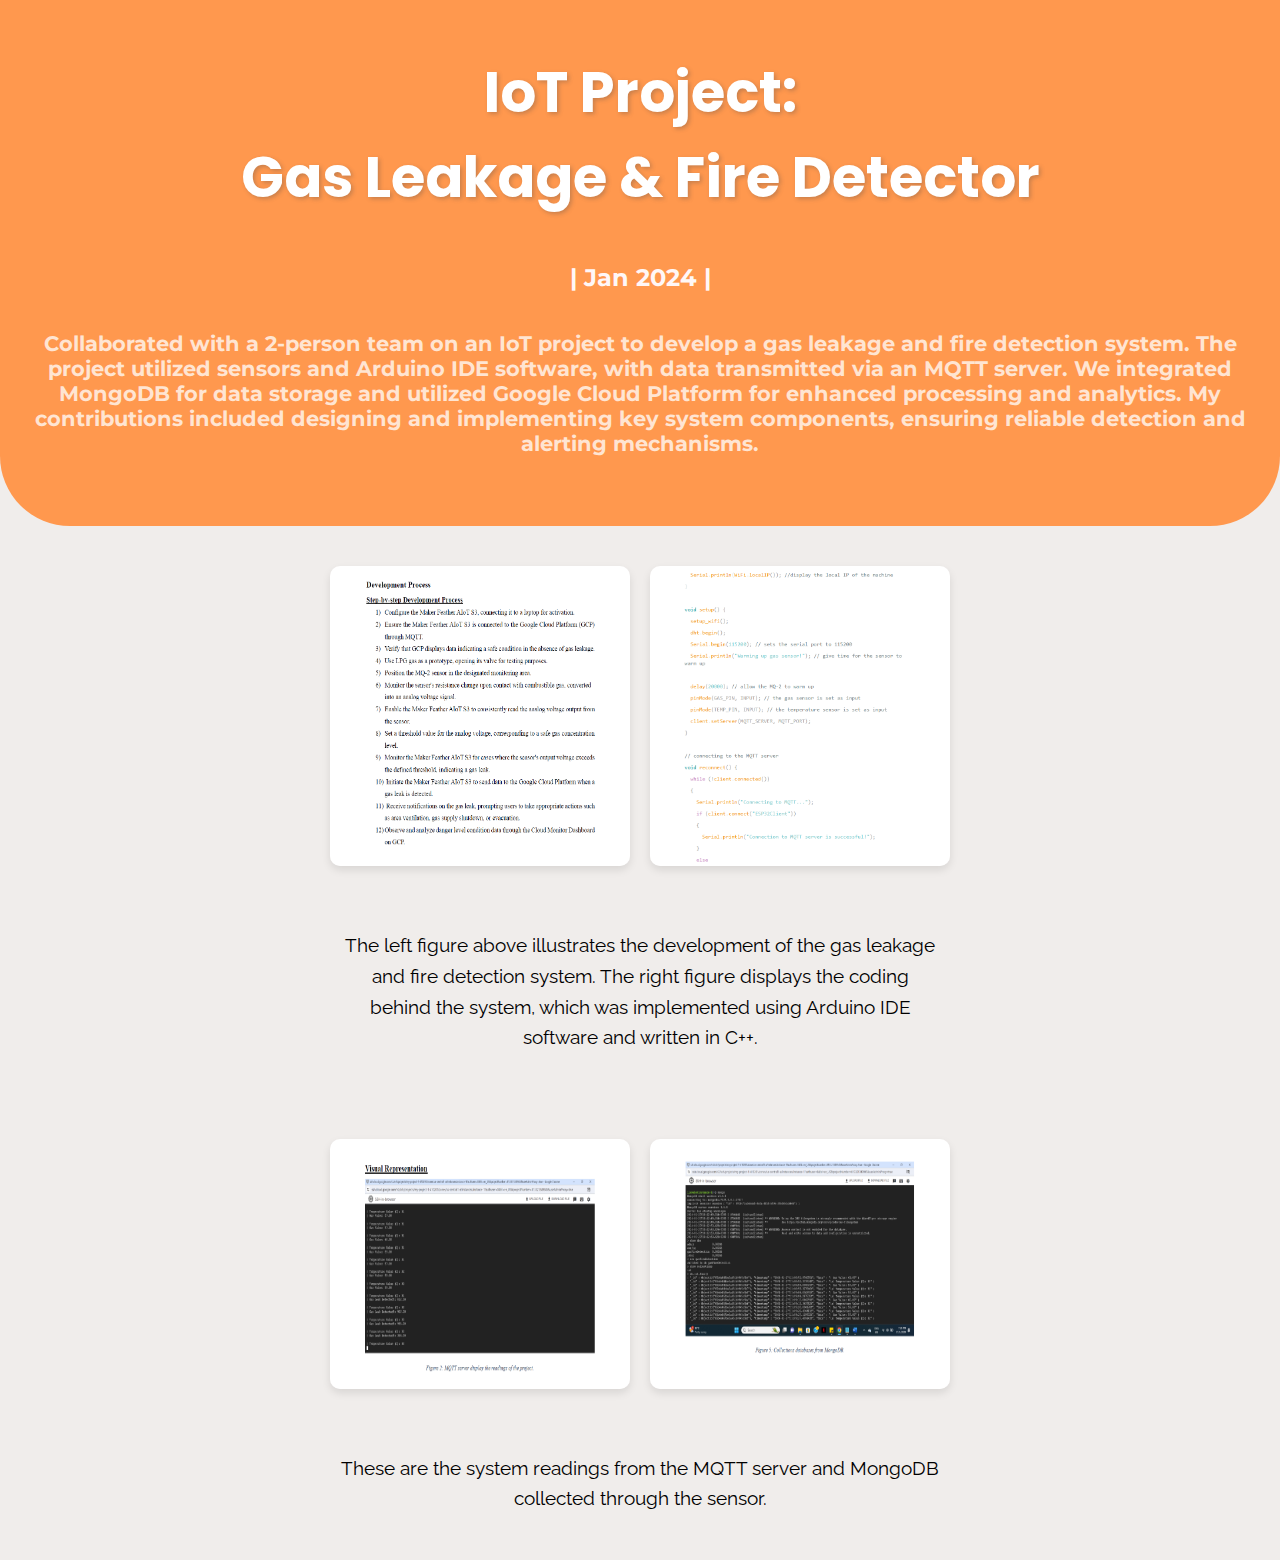
<file: portfolio-7.html>
<!DOCTYPE html>
<html lang="en">
<head>
    <meta charset="UTF-8">
    <meta name="viewport" content="width=device-width, initial-scale=1.0">
    <title>Portfolio Detail</title>
    <link href="https://fonts.googleapis.com/css2?family=Montserrat:wght@400;500&family=Poppins:wght@700&family=Raleway:wght@400;500&display=swap" rel="stylesheet">
    <link rel="stylesheet" href="css/portfolio-detail.css"> <!-- Link to your CSS file -->
    <link href="lib/lightbox/css/lightbox.min.css" rel="stylesheet">
</head>
<body>
    <div class="container">
        <div class="top-side">
            <h1>IoT Project: <br>
                Gas Leakage & Fire Detector</h1>
            <h2>| Jan 2024 |</h2>
            <h3>Collaborated with a 2-person team on an IoT project to develop a gas leakage and fire detection system. 
                The project utilized sensors and Arduino IDE software, with data transmitted via an MQTT server. We integrated MongoDB for data storage 
                and utilized Google Cloud Platform for enhanced processing and analytics. 
                My contributions included designing and implementing key system components, ensuring reliable detection and alerting mechanisms.</h3>
        <br>
            
        </div>
        <!--
        <div class="bottom-side">
            <div class="image-container">
                <img src="img/foodorder1.png" alt="Portfolio Image 1">
                <img src="img/foodorder3.png" alt="Portfolio Image 2">
                </div>
        </div>
    -->
    <div class = "bottom-side">
        <div class="image-container">
            <a href="img/iot1.png" data-lightbox="portfolio" data-title="MB App">
                <img src="img/iot1.png" alt="Portfolio Image 1" style="height: 300px; width: 300px;">
            </a>
            <a href="img/iot2.png" data-lightbox="portfolio" data-title="MB App">
                <img src="img/iot2.png" alt="Portfolio Image 1" style="height: 300px; width: 300px;">
            </a>
        </div>
    </div>

    <div class = 'text-box'>
        <p> The left figure above illustrates the development of the gas leakage and fire detection system. 
            The right figure displays the coding behind the system, which was implemented using Arduino IDE software and written in C++.   </p>
        <br>
    </div>

        <div class = "bottom-side">
            <div class="image-container">
                <a href="img/iot3.png" data-lightbox="portfolio" data-title="DVD Rental">
                    <img src="img/iot3.png" alt="Portfolio Image 2" style="height: 250px;">
                </a>
                <a href="img/iot4.png" data-lightbox="portfolio" data-title="DVD Rental">
                    <img src="img/iot4.png" alt="Portfolio Image 2" style="height: 250px;">
                </a>



            </div>
        </div>

        <div class = 'text-box'>
        <p> These are the system readings from the MQTT server and MongoDB collected through the sensor.
        </p>
        <br>
        </div>
        

    </div>
    </div>
</body>
</html>
</file>
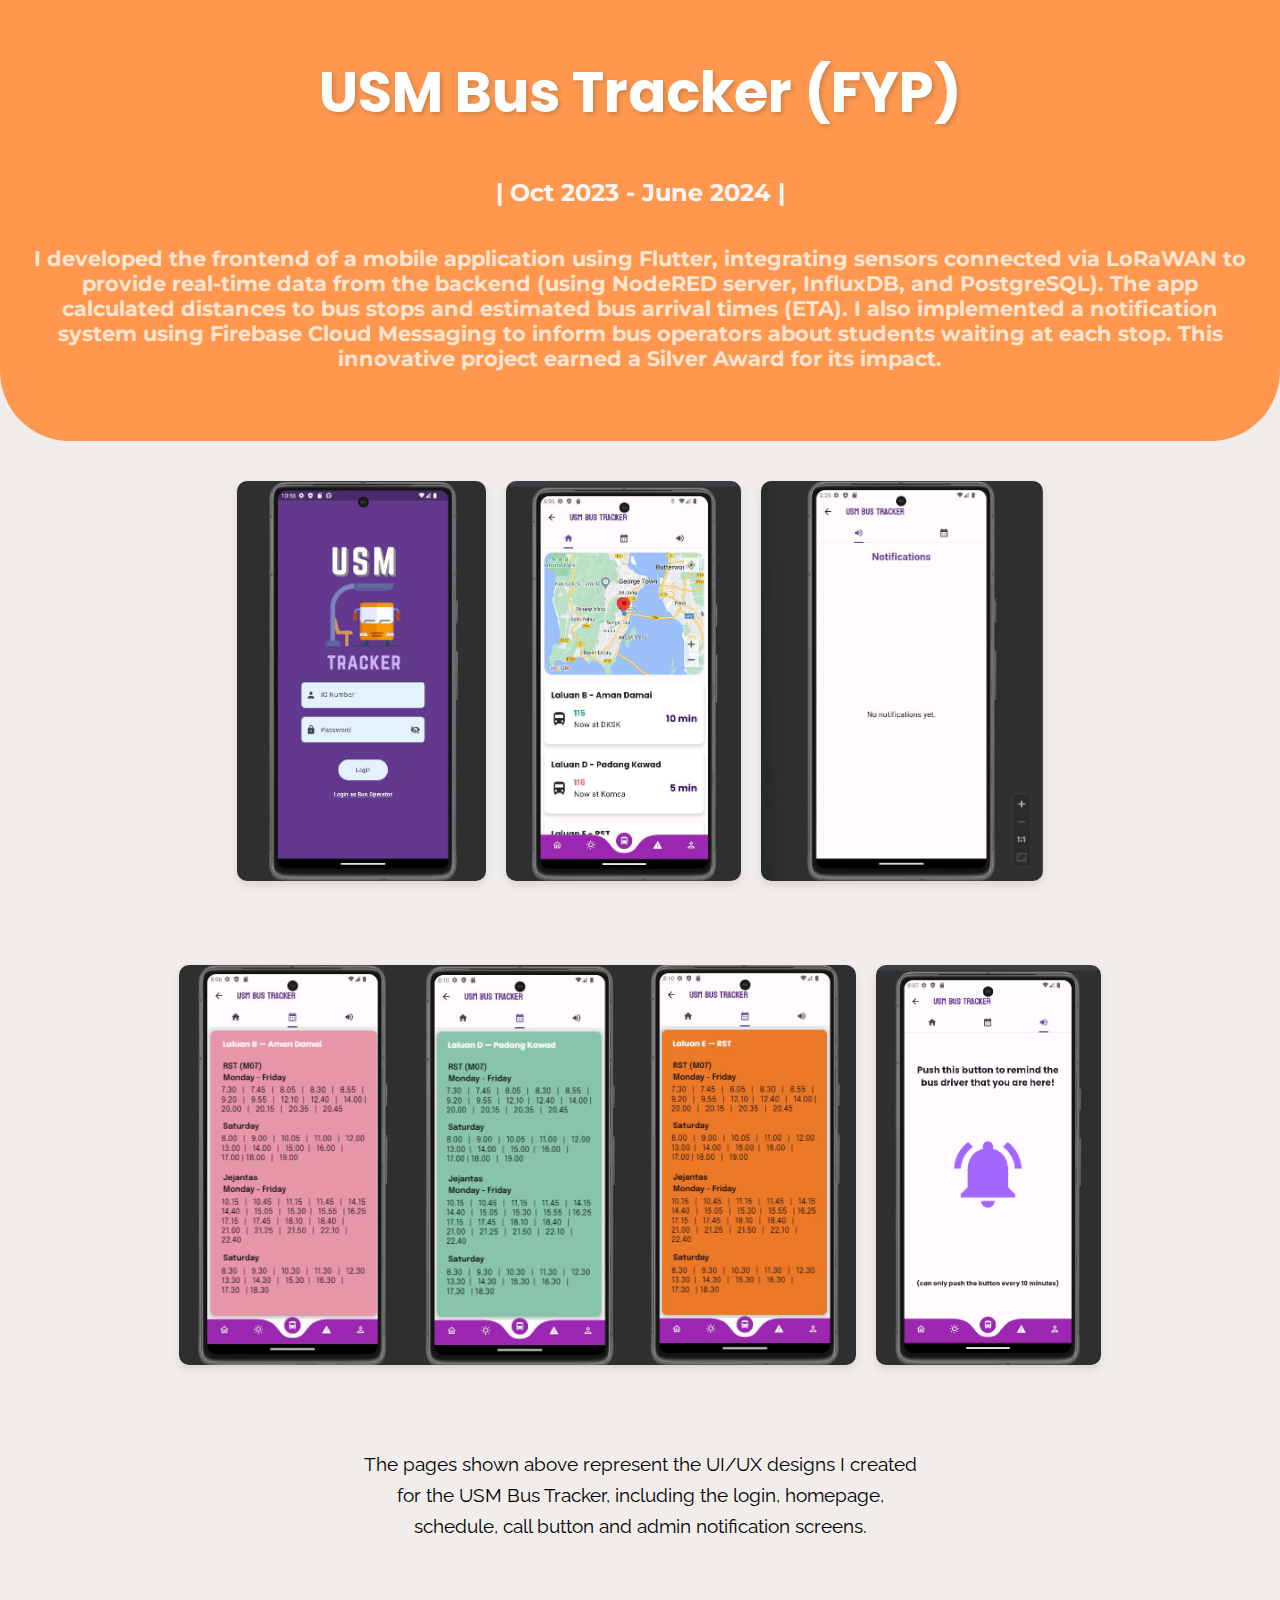
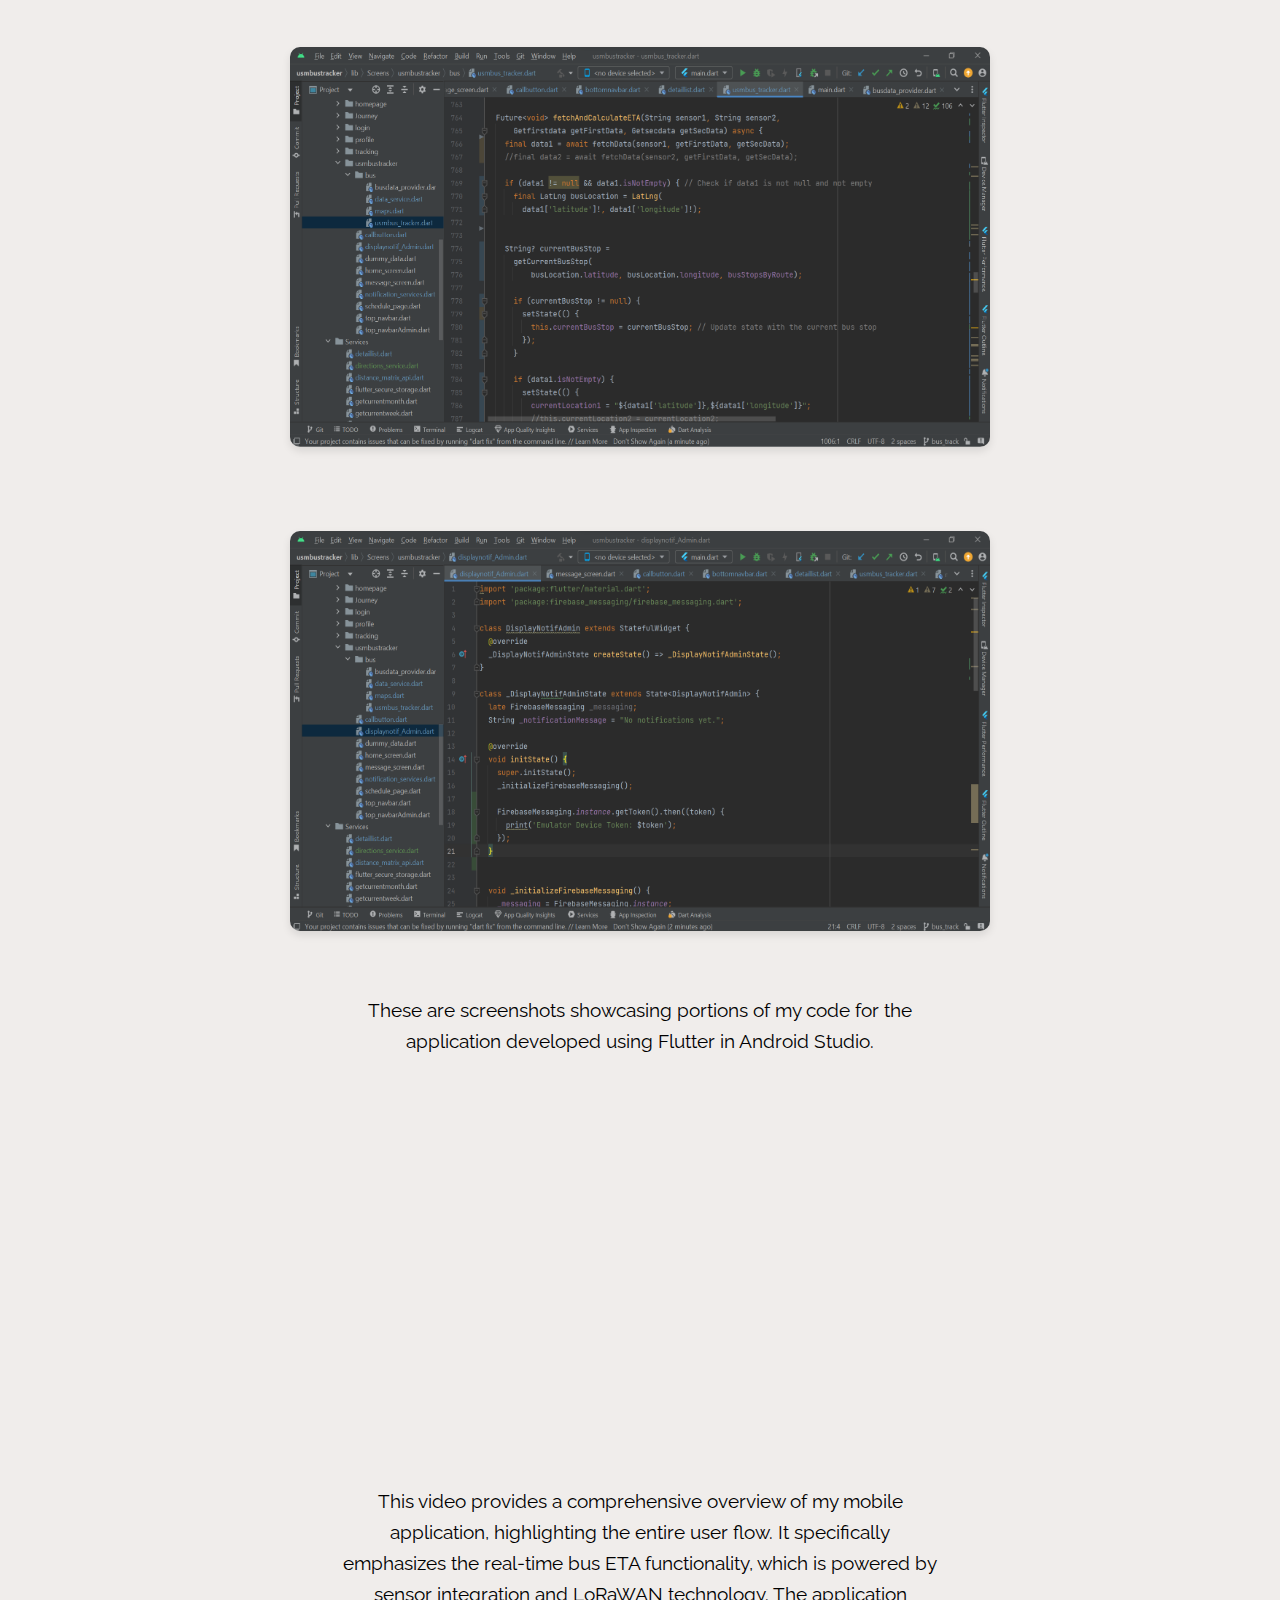
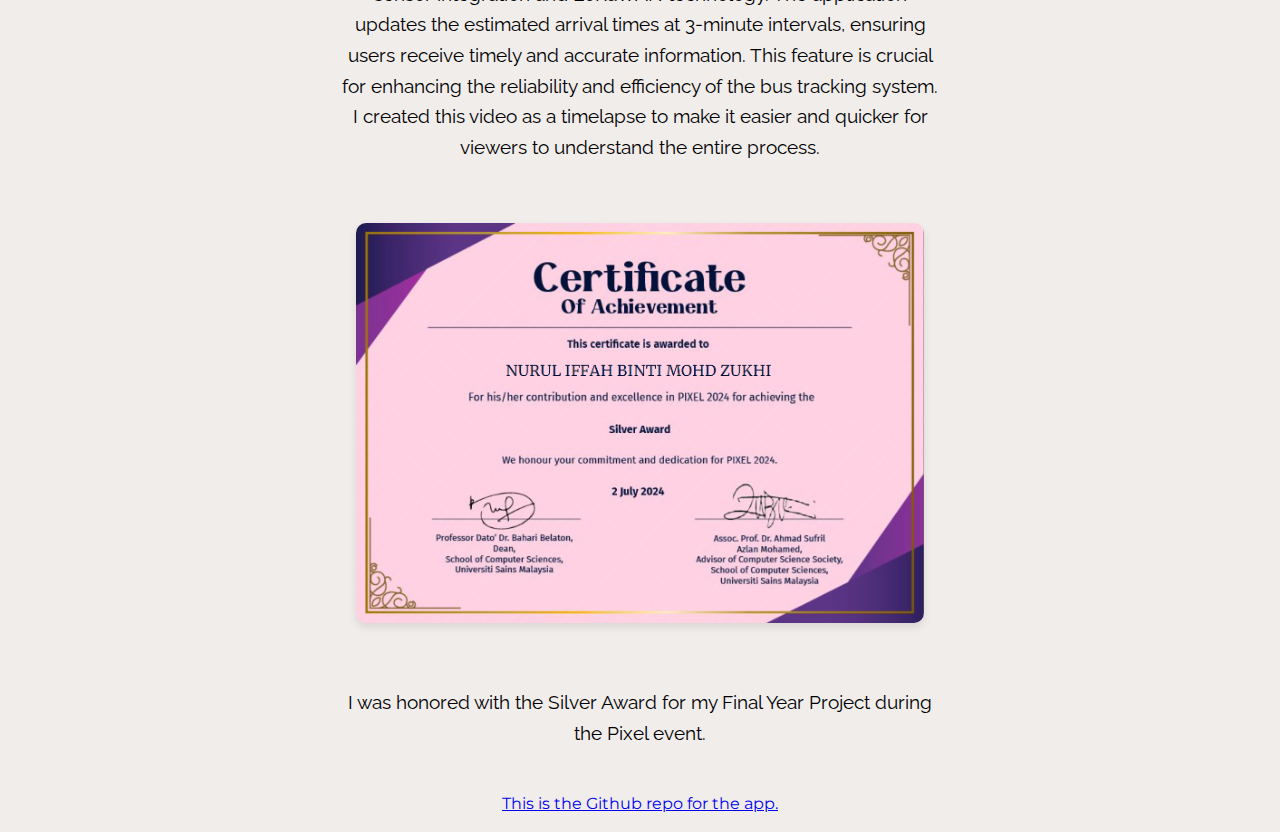
<file: portfolio-8.html>
<!DOCTYPE html>
<html lang="en">
<head>
    <meta charset="UTF-8">
    <meta name="viewport" content="width=device-width, initial-scale=1.0">
    <title>Portfolio Detail</title>
    <link href="https://fonts.googleapis.com/css2?family=Montserrat:wght@400;500&family=Poppins:wght@700&family=Raleway:wght@400;500&display=swap" rel="stylesheet">
    <link rel="stylesheet" href="css/portfolio-detail.css"> <!-- Link to your CSS file -->
    <link href="lib/lightbox/css/lightbox.min.css" rel="stylesheet">
</head>
<body>
    <div class="container">
        <div class="top-side">
            <h1>USM Bus Tracker (FYP)</h1>
            <h2>| Oct 2023 - June 2024 |</h2>
            <h3>I developed the frontend of a mobile application using Flutter, integrating sensors connected via LoRaWAN to provide real-time data from the backend (using NodeRED server, InfluxDB, and PostgreSQL). 
                The app calculated distances to bus stops and estimated bus arrival times (ETA). I also implemented a notification system using Firebase Cloud Messaging to inform bus operators about students waiting at each stop. 
                This innovative project earned a Silver Award for its impact.</h3>
        <br>
            
        </div>
        <!--
        <div class="bottom-side">
            <div class="image-container">
                <img src="img/foodorder1.png" alt="Portfolio Image 1">
                <img src="img/foodorder3.png" alt="Portfolio Image 2">
                </div>
        </div>
    -->
    <div class = "bottom-side">
        <div class="image-container">
            <a href="img/usmbus2.png" data-lightbox="portfolio" data-title="MB App">
                <img src="img/usmbus2.png" alt="Portfolio Image 1" style="height: 400px;">
            </a>
            <a href="img/usmbus3.png" data-lightbox="portfolio" data-title="DVD Rental">
                <img src="img/usmbus3.png" alt="Portfolio Image 2" style="height: 400px;" >
            </a>

            <a href="img/usmbus6.png" data-lightbox="portfolio" data-title="DVD Rental">
                <img src="img/usmbus6.png" alt="Portfolio Image 2" style="max-width: 700px; height: 400px;">
            </a>
            
        </div>
    </div>

        <div class = "bottom-side">
            <div class="image-container">
                <a href="img/usmbus4.png" data-lightbox="portfolio" data-title="DVD Rental">
                    <img src="img/usmbus4.png" alt="Portfolio Image 2" style="max-width: 700px; height: 400px;">
                </a>
                <a href="img/usmbus5.png" data-lightbox="portfolio" data-title="DVD Rental">
                    <img src="img/usmbus5.png" alt="Portfolio Image 2" style="height: 400px;">
                </a>

            </div>
        </div>

        <div class = 'text-box'>
        <p> <div class = 'text-box'>
            <p> The pages shown above represent the UI/UX designs I created for the USM Bus Tracker, 
                including the login, homepage, schedule, call button and admin notification screens.</p>
            <br>
        </div> 
    
        </div>


        <div class = "bottom-side">
            <div class="image-container">
                <a href="img/usmbus7.png" data-lightbox="portfolio" data-title="DVD Rental">
                    <img src="img/usmbus7.png" alt="Portfolio Image 2" style="max-width: 700px; height: 400px;">
                </a>
            
            </div>
        </div>

        
        <div class = "bottom-side">
            <div class="image-container">
                <a href="img/usmbus8.png" data-lightbox="portfolio" data-title="DVD Rental">
                    <img src="img/usmbus8.png" alt="Portfolio Image 2" style="max-width: 700px; height: 400px;">
                </a>
            
            </div>
        </div>

        <div class = 'text-box'>
            <p> These are screenshots showcasing portions of my code for the application developed using Flutter in Android Studio.
            
        </div>

        <div class="bottom-side">
            <div class="video-container">
                <iframe width="560" height="315" src="https://www.youtube.com/embed/oa4HngwoeWs" frameborder="0" allowfullscreen></iframe>
            </div>
        </div>
    
        <div class="text-box">
            <p>This video provides a comprehensive overview of my mobile application, highlighting the entire user flow. 
                It specifically emphasizes the real-time bus ETA functionality, which is powered by sensor integration and LoRaWAN technology. 
                The application updates the estimated arrival times at 3-minute intervals, ensuring users receive timely and accurate information. 
                This feature is crucial for enhancing the reliability and efficiency of the bus tracking system. 
                I created this video as a timelapse to make it easier and quicker for viewers to understand the entire process. <br>
                </p>
        </div>

        <div class = "bottom-side">
            <div class="image-container">
                <a href="img/pixelaward.png" data-lightbox="portfolio" data-title="DVD Rental">
                    <img src="img/pixelaward.png" alt="Portfolio Image 2" style="max-width: 700px; height: 400px;">
                </a>
            
            </div>
        </div>

        <div class = 'text-box'>
            <p> I was honored with the Silver Award for my Final Year Project during the Pixel event. 
            </p>
            <br>
        </div>




        <a href="https://github.com/missnimz/usmbustracker" target="_blank" rel="noopener noreferrer">This is the Github repo for the app.</a><br>
    




        

    </div>
    </div>
</body>
</html>
</file>
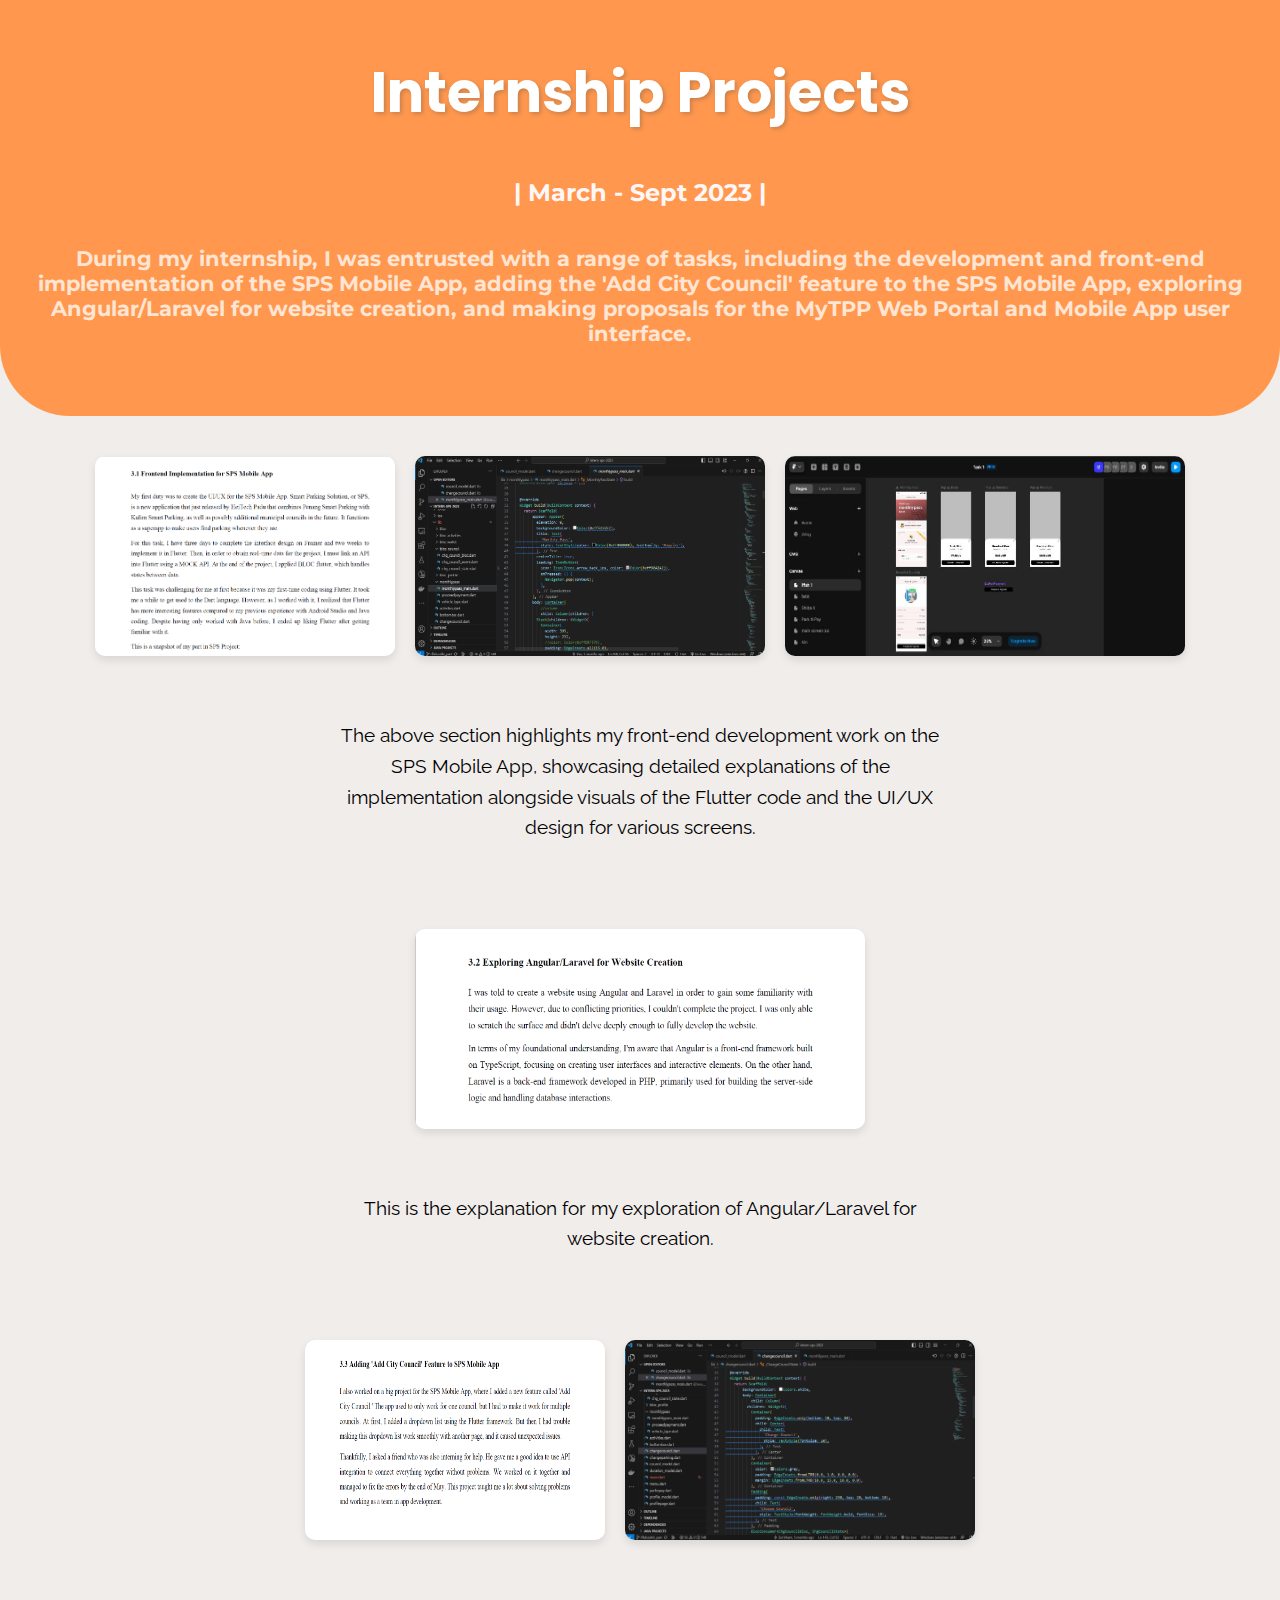
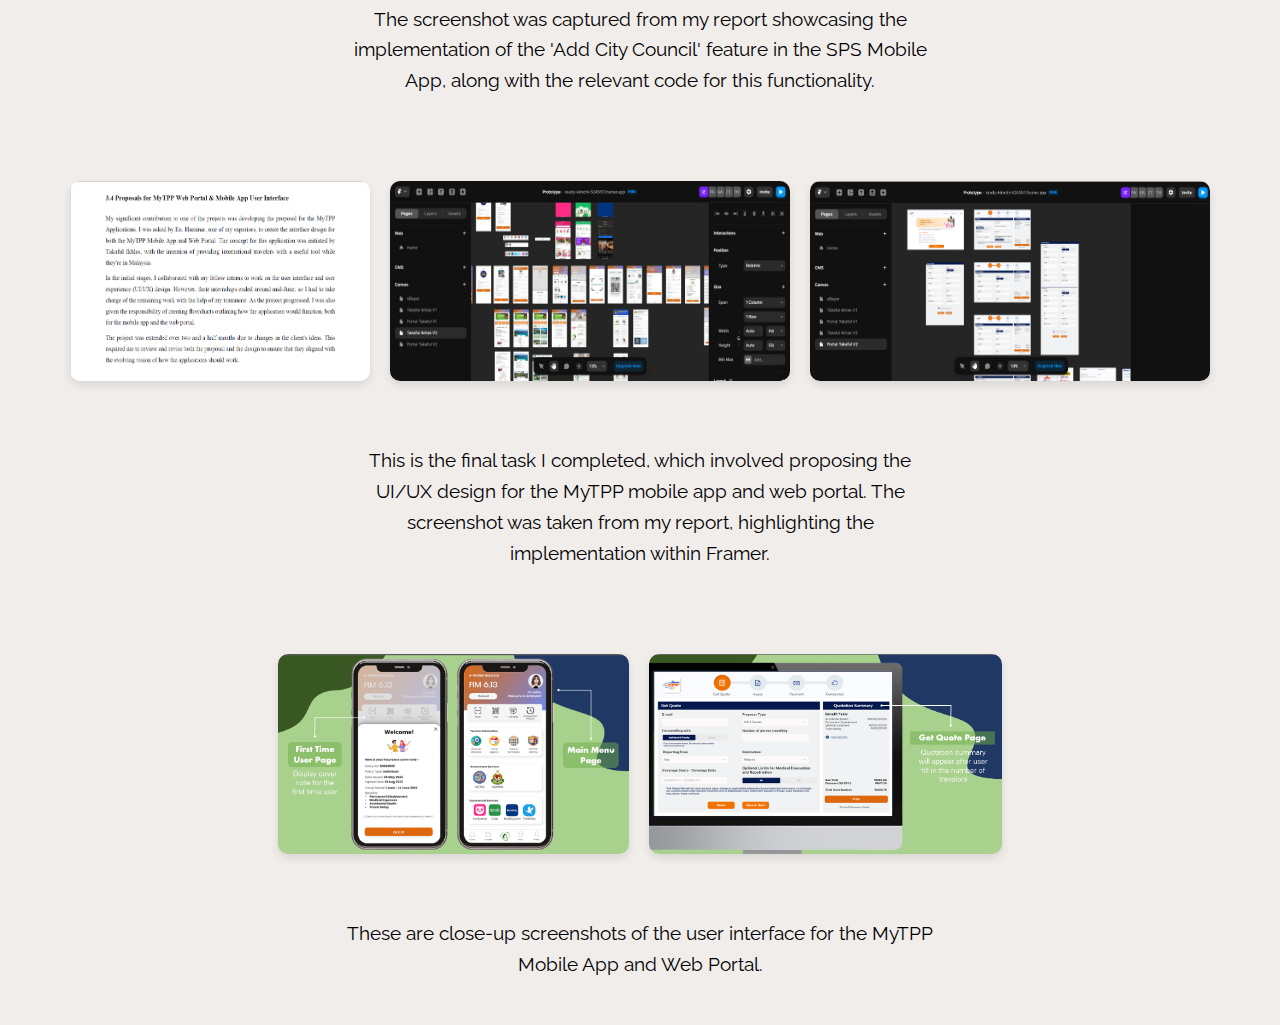
<file: portfolio-9.html>
<!DOCTYPE html>
<html lang="en">
<head>
    <meta charset="UTF-8">
    <meta name="viewport" content="width=device-width, initial-scale=1.0">
    <title>Portfolio Detail</title>
    <link href="https://fonts.googleapis.com/css2?family=Montserrat:wght@400;500&family=Poppins:wght@700&family=Raleway:wght@400;500&display=swap" rel="stylesheet">
    <link rel="stylesheet" href="css/portfolio-detail.css"> <!-- Link to your CSS file -->
    <link href="lib/lightbox/css/lightbox.min.css" rel="stylesheet">
</head>
<body>
    <div class="container">
        <div class="top-side">
            <h1>Internship Projects </h1>
            <h2>| March - Sept 2023 |</h2>
            <h3>During my internship, I was entrusted with a range of tasks, including the development and front-end implementation of the SPS Mobile App, 
                adding the 'Add City Council' feature to the SPS Mobile App, exploring Angular/Laravel for website creation, 
                and making proposals for the MyTPP Web Portal and Mobile App user interface. </h3>
        <br>
            
        </div>
        <!--
        <div class="bottom-side">
            <div class="image-container">
                <img src="img/foodorder1.png" alt="Portfolio Image 1">
                <img src="img/foodorder3.png" alt="Portfolio Image 2">
                </div>
        </div>
    -->
    <div class = "bottom-side">
        <div class="image-container">
            <a href="img/internpro1.png" data-lightbox="portfolio" data-title="MB App">
                <img src="img/internpro1.png" alt="Portfolio Image 1" style="max-width: 300px; height: 200px;">
            </a>
            <a href="img/internpro2.png" data-lightbox="portfolio" data-title="MB App">
                <img src="img/internpro2.png" alt="Portfolio Image 1" style="max-width: 350px; height: 200px;">
            </a>
            <a href="img/internpro3.png" data-lightbox="portfolio" data-title="MB App">
                <img src="img/internpro3.png" alt="Portfolio Image 1" style="max-width: 400px; height: 200px;">
            </a>
        </div>
    </div>

    <div class = 'text-box'>
        <p> The above section highlights my front-end development work on the SPS Mobile App, 
            showcasing detailed explanations of the implementation alongside visuals of the Flutter code and 
            the UI/UX design for various screens.  </p>
        <br>
    </div>


    <div class = "bottom-side">
        <div class="image-container">
            <a href="img/internpro10.png" data-lightbox="portfolio" data-title="DVD Rental">
                <img src="img/internpro10.png" alt="Portfolio Image 2" style="max-width: 450px; height: 200px;">
            </a>
            
        </div>
    </div>

    <div class = 'text-box'>
    <p> This is the explanation for my exploration of Angular/Laravel for website creation.
    </p>
    <br>
    </div>

        <div class = "bottom-side">
            <div class="image-container">
                <a href="img/internpro4.png" data-lightbox="portfolio" data-title="DVD Rental">
                    <img src="img/internpro4.png" alt="Portfolio Image 2" style="max-width: 300px; height: 200px;">
                </a>
                <a href="img/internpro5.png" data-lightbox="portfolio" data-title="DVD Rental">
                    <img src="img/internpro5.png" alt="Portfolio Image 2" style="max-width: 350px; height: 200px;">
                </a>


            </div>
        </div>

        <div class = 'text-box'>
        <p> The screenshot was captured from my report showcasing the implementation of the 'Add City Council' feature in the SPS Mobile App, 
            along with the relevant code for this functionality.
        </p>
        <br>
        </div>

        
        
        <div class = "bottom-side">
            <div class="image-container">
                <a href="img/internpro6.png" data-lightbox="portfolio" data-title="DVD Rental">
                    <img src="img/internpro6.png" alt="Portfolio Image 2" style="max-width: 300px; height: 200px;">
                </a>
                <a href="img/internpro7.png" data-lightbox="portfolio" data-title="DVD Rental">
                    <img src="img/internpro7.png" alt="Portfolio Image 2" style="max-width: 400px; height: 200px;">
                </a>
                <a href="img/internpro8.png" data-lightbox="portfolio" data-title="MB App">
                    <img src="img/internpro8.png" alt="Portfolio Image 1" style="max-width: 400px; height: 200px;">
                </a>


            </div>
        </div>

        <div class = 'text-box'>
        <p> This is the final task I completed, which involved proposing the UI/UX design for the MyTPP mobile app and web portal. 
            The screenshot was taken from my report, highlighting the implementation within Framer.
        </p>
        <br>
        </div>

        <div class = "bottom-side">
            <div class="image-container">
                <a href="img/internpro9.png" data-lightbox="portfolio" data-title="DVD Rental">
                    <img src="img/internpro9.png" alt="Portfolio Image 2" style="max-width: 450px; height: 200px;">
                </a>
                <a href="img/internpro11.png" data-lightbox="portfolio" data-title="DVD Rental">
                    <img src="img/internpro11.png" alt="Portfolio Image 2" style="max-width: 450px; height: 200px;">
                </a>

                
            </div>
        </div>
    
        <div class = 'text-box'>
        <p> These are close-up screenshots of the user interface for the MyTPP Mobile App and Web Portal.
        </p>
        <br>
        </div>


    </div>
    </div>
</body>
</html>
</file>
<file: css/portfolio-detail.css>
/* body {
    font-family: "Roboto", sans-serif;
    text-align: center;
    margin: 0;
    padding: 0;
    background-color: #f4f4f4;
}

h1 {
    font-family: "Poppins", sans-serif;
    font-size: 2.5rem;
    margin-top: 20px;
    color: #F78F45;
}

h2 {
    font-family: "Montserrat", serif;
    font-size: 1.5rem;
    margin-top: 5px;
    color: #C2C2C2;
}


p {
    font-family: 'Raleway', sans-serif;
    font-size: 1.2rem;
    line-height: 1.6;
    margin: 20px 0;
}

.image-container {
    display: flex;
    justify-content: center;
    gap: 20px;
    margin: 20px 0;
}

.image-container img {
    max-width: 300px;
    height: auto;
    border-radius: 10px;
    box-shadow: 0 4px 8px rgba(0, 0, 0, 0.1);
}
    */

body {
    margin: 0;
    padding: 0;
    text-align: center;
    font-family: 'Montserrat', sans-serif;
    background-color: #F0EDEB;
}
    
.container {
    display: flex;
    flex-direction: column; /* Stack elements vertically */
    height: 100vh; /* Full viewport height */
}
    


.top-side {
    flex: 1; /* Takes half the height */
    background-color: #ff984e; /* Change this color to your preference */
    padding: 30px; /* Add some padding */
    display: flex;
    flex-direction: column; /* Align children vertically */
    justify-content: center; /* Center content vertically */
    align-items: center; /* Center content horizontally */

    /* Add rounded corners only at the bottom */
    border-bottom-left-radius: 70px; /* Adjust the radius as needed */
    border-bottom-right-radius: 70px; /* Adjust the radius as needed */
}
    
.bottom-side {
    flex: 1; /* Takes half the height */
    display: flex;
    justify-content: center; /* Center the images */
    align-items: center; /* Center the images vertically */
    padding: 20px; /* Add some padding */
    background-color: #F0EDEB;
}
    
h1 {
    font-family: "Poppins", sans-serif;
    font-size: 3.5rem;
    margin-top: 20px;
    color: #ffffff;
    text-shadow: 2px 2px 4px rgba(75, 71, 71, 0.297);
}

h2 {
    font-family: "Montserrat", serif;
    font-size: 1.5rem;
    margin-top: 5px;
    color: #fff7f7;
}

h3 {
    font-family: "Montserrat", serif;
    font-size: 1.3rem;
    margin-top: 20px;
    color: #ffffffc1;
    
}


p {
    font-family: 'Raleway', sans-serif;
    font-size: 1.2rem;
    line-height: 1.6;
    margin: 5px 0;
}

/*
.image-container {
    display: flex;  Align images in a row 
    gap: 20px; Space between images 
}
    
.image-container img {
    max-width: 100%; Ensure responsive images 
    height: auto;  Maintain aspect ratio 
    border-radius: 10px;  Rounded corners for images 
    box-shadow: 0 4px 8px rgba(0, 0, 0, 0.2);  Shadow effect for images
}
*/

.image-container {
    display: flex;
    justify-content: center;
    gap: 20px;
    margin: 20px 0;
}

.image-container img {
    max-width: 300px;
    height: auto;
    border-radius: 10px;
    box-shadow: 0 4px 8px rgba(0, 0, 0, 0.1);
}

.video-container {
    display: flex; /* Aligns videos in a row (horizontally) */
    justify-content: center; /* Adds space between each video */
    flex-wrap: wrap; /* Allows videos to wrap to the next line if the container is too narrow */
    gap: 20px; /* Adds space between videos */
    margin-top: 30px;
    margin-bottom: 5px; /* Adds some space below the video container */
}

.video-container video {
    width: 100%; /* Ensures the video takes up the full width of the container */
    max-width: 45%; /* Limits the width of each video to 45% of the container's width */
    border-radius: 10px; /* Rounds the corners of the videos */
    box-shadow: 0 4px 8px rgba(0, 0, 0, 0.1); /* Adds a subtle shadow to the videos */
}

/* Additional styling for smaller screens */
@media (max-width: 768px) {
    .video-container video {
        max-width: 100%; /* Makes the video full width on smaller screens */
    }
}

.text-box {
    max-width: 600px; /* Controls the maximum width of the text box */
    margin: 0 auto; /* Centers the box horizontally on the page */
    padding: 20px; /* Adds space inside the box for a neat look */
    /*background-color: #f4f4f4; Light background color for the box */
    /*border-radius: 10px; Rounds the corners of the box */
    /*box-shadow: 0 4px 8px rgba(0, 0, 0, 0.1); /* Adds a subtle shadow for depth */
    line-height: 1.6; /* Improves readability by increasing line height */
    
}

.text-box p {
    margin: 0; /* Removes default margin from the paragraph */
}
</file>
<file: css/style.css>
/******* Bootstrap Theming ********/
/*!
 * Bootstrap v4.5.3 (https://getbootstrap.com/)
 * Copyright 2011-2020 The Bootstrap Authors
 * Copyright 2011-2020 Twitter, Inc.
 * Licensed under MIT (https://github.com/twbs/bootstrap/blob/main/LICENSE)
 */
:root {
  --blue: #007bff;
  --indigo: #6610f2;
  --purple: #6f42c1;
  --pink: #e83e8c;
  --red: #dc3545;
  --orange: #fd7e14;
  --yellow: #ffc107;
  --green: #28a745;
  --teal: #20c997;
  --cyan: #17a2b8;
  --white: #fff;
  --gray: #6c757d;
  --gray-dark: #343a40;
  /*--primary: #0BCEAF;*/
  --primary: #004882;
  --secondary: #6c757d;
  --success: #28a745;
  --info: #17a2b8;
  --warning: #ffc107;
  --danger: #dc3545;
  --light: #ffffff;
  --dark: #343a40;
  --breakpoint-xs: 0;
  --breakpoint-sm: 576px;
  --breakpoint-md: 768px;
  --breakpoint-lg: 992px;
  --breakpoint-xl: 1200px;
  --font-family-sans-serif: "Roboto", sans-serif;
  --font-family-monospace: SFMono-Regular, Menlo, Monaco, Consolas, "Liberation Mono", "Courier New", monospace;
}

*,
*::before,
*::after {
  box-sizing: border-box;
}

html {
  font-family: sans-serif;
  line-height: 1.15;
  -webkit-text-size-adjust: 100%;
  -webkit-tap-highlight-color: rgba(0, 0, 0, 0);
}

article, aside, figcaption, figure, footer, header, hgroup, main, nav, section {
  display: block;
}

body {
  margin: 0;
  font-family: "Roboto", sans-serif;
  font-size: 1rem;
  font-weight: 400;
  line-height: 1.5;
  color: #6c757d;
  text-align: left;
  background-color: #ffffff;
}

[tabindex="-1"]:focus:not(:focus-visible) {
  outline: 0 !important;
}

hr {
  box-sizing: content-box;
  height: 0;
  overflow: visible;
}

h1, h2, h3, h4, h5, h6 {
  margin-top: 0;
  margin-bottom: 0.5rem;
}

p {
  margin-top: 0;
  margin-bottom: 1rem;
}

abbr[title],
abbr[data-original-title] {
  text-decoration: underline;
  text-decoration: underline dotted;
  cursor: help;
  border-bottom: 0;
  text-decoration-skip-ink: none;
}

address {
  margin-bottom: 1rem;
  font-style: normal;
  line-height: inherit;
}

ol,
ul,
dl {
  margin-top: 0;
  margin-bottom: 1rem;
}

ol ol,
ul ul,
ol ul,
ul ol {
  margin-bottom: 0;
}

dt {
  font-weight: 700;
}

dd {
  margin-bottom: .5rem;
  margin-left: 0;
}

blockquote {
  margin: 0 0 1rem;
}

b,
strong {
  font-weight: bolder;
}

small {
  font-size: 80%;
}

sub,
sup {
  position: relative;
  font-size: 75%;
  line-height: 0;
  vertical-align: baseline;
}

sub {
  bottom: -.25em;
}

sup {
  top: -.5em;
}

a {
  color: #004882;
  text-decoration: none;
  background-color: transparent;
}

a:hover {
  color: #004882;
  text-decoration: underline;
}

a:not([href]):not([class]) {
  color: inherit;
  text-decoration: none;
}

a:not([href]):not([class]):hover {
  color: inherit;
  text-decoration: none;
}

pre,
code,
kbd,
samp {
  font-family: SFMono-Regular, Menlo, Monaco, Consolas, "Liberation Mono", "Courier New", monospace;
  font-size: 1em;
}

pre {
  margin-top: 0;
  margin-bottom: 1rem;
  overflow: auto;
  -ms-overflow-style: scrollbar;
}

figure {
  margin: 0 0 1rem;
}

img {
  vertical-align: middle;
  border-style: none;
}

svg {
  overflow: hidden;
  vertical-align: middle;
}

table {
  border-collapse: collapse;
}

caption {
  padding-top: 0.75rem;
  padding-bottom: 0.75rem;
  color: #6c757d;
  text-align: left;
  caption-side: bottom;
}

th {
  text-align: inherit;
  text-align: -webkit-match-parent;
}

label {
  display: inline-block;
  margin-bottom: 0.5rem;
}

button {
  border-radius: 0;
}

button:focus {
  outline: 1px dotted;
  outline: 5px auto -webkit-focus-ring-color;
}

input,
button,
select,
optgroup,
textarea {
  margin: 0;
  font-family: inherit;
  font-size: inherit;
  line-height: inherit;
}

button,
input {
  overflow: visible;
}

button,
select {
  text-transform: none;
}

[role="button"] {
  cursor: pointer;
}

select {
  word-wrap: normal;
}

button,
[type="button"],
[type="reset"],
[type="submit"] {
  -webkit-appearance: button;
}

button:not(:disabled),
[type="button"]:not(:disabled),
[type="reset"]:not(:disabled),
[type="submit"]:not(:disabled) {
  cursor: pointer;
}

button::-moz-focus-inner,
[type="button"]::-moz-focus-inner,
[type="reset"]::-moz-focus-inner,
[type="submit"]::-moz-focus-inner {
  padding: 0;
  border-style: none;
}

input[type="radio"],
input[type="checkbox"] {
  box-sizing: border-box;
  padding: 0;
}

textarea {
  overflow: auto;
  resize: vertical;
}

fieldset {
  min-width: 0;
  padding: 0;
  margin: 0;
  border: 0;
}

legend {
  display: block;
  width: 100%;
  max-width: 100%;
  padding: 0;
  margin-bottom: .5rem;
  font-size: 1.5rem;
  line-height: inherit;
  color: inherit;
  white-space: normal;
}

@media (max-width: 1200px) {
  legend {
    font-size: calc(1.275rem + 0.3vw) ;
  }
}

progress {
  vertical-align: baseline;
}

[type="number"]::-webkit-inner-spin-button,
[type="number"]::-webkit-outer-spin-button {
  height: auto;
}

[type="search"] {
  outline-offset: -2px;
  -webkit-appearance: none;
}

[type="search"]::-webkit-search-decoration {
  -webkit-appearance: none;
}

::-webkit-file-upload-button {
  font: inherit;
  -webkit-appearance: button;
}

output {
  display: inline-block;
}

summary {
  display: list-item;
  cursor: pointer;
}

template {
  display: none;
}

[hidden] {
  display: none !important;
}

h1, h2, h3, h4, h5, h6,
.h1, .h2, .h3, .h4, .h5, .h6 {
  margin-bottom: 0.5rem;
  font-weight: 500;
  line-height: 1.2;
  color: #343a40;
}

h1, .h1 {
  font-size: 2.5rem;
}

@media (max-width: 1200px) {
  h1, .h1 {
    font-size: calc(1.375rem + 1.5vw) ;
  }
}

h2, .h2 {
  font-size: 2rem;
}

@media (max-width: 1200px) {
  h2, .h2 {
    font-size: calc(1.325rem + 0.9vw) ;
  }
}

h3, .h3 {
  font-size: 1.75rem;
}

@media (max-width: 1200px) {
  h3, .h3 {
    font-size: calc(1.3rem + 0.6vw) ;
  }
}

h4, .h4 {
  font-size: 1.5rem;
}

@media (max-width: 1200px) {
  h4, .h4 {
    font-size: calc(1.275rem + 0.3vw) ;
  }
}

h5, .h5 {
  font-size: 1.25rem;
}

h6, .h6 {
  font-size: 1rem;
}

.lead {
  font-size: 1.25rem;
  font-weight: 300;
}

.display-1 {
  font-size: 10rem;
  font-weight: 300;
  line-height: 1.2;
}

@media (max-width: 1200px) {
  .display-1 {
    font-size: calc(2.125rem + 10.5vw) ;
  }
}

.display-2 {
  font-size: 5.5rem;
  font-weight: 300;
  line-height: 1.2;
}

@media (max-width: 1200px) {
  .display-2 {
    font-size: calc(1.675rem + 5.1vw) ;
  }
}

.display-3 {
  font-size: 4.5rem;
  font-weight: 300;
  line-height: 1.2;
}

@media (max-width: 1200px) {
  .display-3 {
    font-size: calc(1.575rem + 3.9vw) ;
  }
}

.display-4 {
  font-size: 3.5rem;
  font-weight: 300;
  line-height: 1.2;
}

@media (max-width: 1200px) {
  .display-4 {
    font-size: calc(1.475rem + 2.7vw) ;
  }
}

hr {
  margin-top: 1rem;
  margin-bottom: 1rem;
  border: 0;
  border-top: 1px solid rgba(0, 0, 0, 0.1);
}

small,
.small {
  font-size: 80%;
  font-weight: 400;
}

mark,
.mark {
  padding: 0.2em;
  background-color: #fcf8e3;
}

.list-unstyled {
  padding-left: 0;
  list-style: none;
}

.list-inline {
  padding-left: 0;
  list-style: none;
}

.list-inline-item {
  display: inline-block;
}

.list-inline-item:not(:last-child) {
  margin-right: 0.5rem;
}

.initialism {
  font-size: 90%;
  text-transform: uppercase;
}

.blockquote {
  margin-bottom: 1rem;
  font-size: 1.25rem;
}

.blockquote-footer {
  display: block;
  font-size: 80%;
  color: #6c757d;
}

.blockquote-footer::before {
  content: "\2014\00A0";
}

.img-fluid {
  max-width: 100%;
  height: auto;
}

.img-thumbnail {
  padding: 0.25rem;
  background-color: #ffffff;
  border: 1px solid #dee2e6;
  border-radius: 0.25rem;
  max-width: 100%;
  height: auto;
}

.figure {
  display: inline-block;
}

.figure-img {
  margin-bottom: 0.5rem;
  line-height: 1;
}

.figure-caption {
  font-size: 90%;
  color: #6c757d;
}

code {
  font-size: 87.5%;
  color: #e83e8c;
  word-wrap: break-word;
}

a > code {
  color: inherit;
}

kbd {
  padding: 0.2rem 0.4rem;
  font-size: 87.5%;
  color: #fff;
  background-color: #212529;
  border-radius: 0.2rem;
}

kbd kbd {
  padding: 0;
  font-size: 100%;
  font-weight: 700;
}

pre {
  display: block;
  font-size: 87.5%;
  color: #212529;
}

pre code {
  font-size: inherit;
  color: inherit;
  word-break: normal;
}

.pre-scrollable {
  max-height: 340px;
  overflow-y: scroll;
}

.container,
.container-fluid,
.container-sm,
.container-md,
.container-lg,
.container-xl {
  width: 100%;
  padding-right: 15px;
  padding-left: 15px;
  margin-right: auto;
  margin-left: auto;
}

@media (min-width: 576px) {
  .container, .container-sm {
    max-width: 540px;
  }
}

@media (min-width: 768px) {
  .container, .container-sm, .container-md {
    max-width: 720px;
  }
}

@media (min-width: 992px) {
  .container, .container-sm, .container-md, .container-lg {
    max-width: 960px;
  }
}

@media (min-width: 1200px) {
  .container, .container-sm, .container-md, .container-lg, .container-xl {
    max-width: 1140px;
  }
}

.row {
  display: flex;
  flex-wrap: wrap;
  margin-right: -15px;
  margin-left: -15px;
}

.no-gutters {
  margin-right: 0;
  margin-left: 0;
}

.no-gutters > .col,
.no-gutters > [class*="col-"] {
  padding-right: 0;
  padding-left: 0;
}

.col-1, .col-2, .col-3, .col-4, .col-5, .col-6, .col-7, .col-8, .col-9, .col-10, .col-11, .col-12, .col,
.col-auto, .col-sm-1, .col-sm-2, .col-sm-3, .col-sm-4, .col-sm-5, .col-sm-6, .col-sm-7, .col-sm-8, .col-sm-9, .col-sm-10, .col-sm-11, .col-sm-12, .col-sm,
.col-sm-auto, .col-md-1, .col-md-2, .col-md-3, .col-md-4, .col-md-5, .col-md-6, .col-md-7, .col-md-8, .col-md-9, .col-md-10, .col-md-11, .col-md-12, .col-md,
.col-md-auto, .col-lg-1, .col-lg-2, .col-lg-3, .col-lg-4, .col-lg-5, .col-lg-6, .col-lg-7, .col-lg-8, .col-lg-9, .col-lg-10, .col-lg-11, .col-lg-12, .col-lg,
.col-lg-auto, .col-xl-1, .col-xl-2, .col-xl-3, .col-xl-4, .col-xl-5, .col-xl-6, .col-xl-7, .col-xl-8, .col-xl-9, .col-xl-10, .col-xl-11, .col-xl-12, .col-xl,
.col-xl-auto {
  position: relative;
  width: 100%;
  padding-right: 15px;
  padding-left: 15px;
}

.col {
  flex-basis: 0;
  flex-grow: 1;
  max-width: 100%;
}

.row-cols-1 > * {
  flex: 0 0 100%;
  max-width: 100%;
}

.row-cols-2 > * {
  flex: 0 0 50%;
  max-width: 50%;
}

.row-cols-3 > * {
  flex: 0 0 33.33333%;
  max-width: 33.33333%;
}

.row-cols-4 > * {
  flex: 0 0 25%;
  max-width: 25%;
}

.row-cols-5 > * {
  flex: 0 0 20%;
  max-width: 20%;
}

.row-cols-6 > * {
  flex: 0 0 16.66667%;
  max-width: 16.66667%;
}

.col-auto {
  flex: 0 0 auto;
  width: auto;
  max-width: 100%;
}

.col-1 {
  flex: 0 0 8.33333%;
  max-width: 8.33333%;
}

.col-2 {
  flex: 0 0 16.66667%;
  max-width: 16.66667%;
}

.col-3 {
  flex: 0 0 25%;
  max-width: 25%;
}

.col-4 {
  flex: 0 0 33.33333%;
  max-width: 33.33333%;
}

.col-5 {
  flex: 0 0 41.66667%;
  max-width: 41.66667%;
}

.col-6 {
  flex: 0 0 50%;
  max-width: 50%;
}

.col-7 {
  flex: 0 0 58.33333%;
  max-width: 58.33333%;
}

.col-8 {
  flex: 0 0 66.66667%;
  max-width: 66.66667%;
}

.col-9 {
  flex: 0 0 75%;
  max-width: 75%;
}

.col-10 {
  flex: 0 0 83.33333%;
  max-width: 83.33333%;
}

.col-11 {
  flex: 0 0 91.66667%;
  max-width: 91.66667%;
}

.col-12 {
  flex: 0 0 100%;
  max-width: 100%;
}

.order-first {
  order: -1;
}

.order-last {
  order: 13;
}

.order-0 {
  order: 0;
}

.order-1 {
  order: 1;
}

.order-2 {
  order: 2;
}

.order-3 {
  order: 3;
}

.order-4 {
  order: 4;
}

.order-5 {
  order: 5;
}

.order-6 {
  order: 6;
}

.order-7 {
  order: 7;
}

.order-8 {
  order: 8;
}

.order-9 {
  order: 9;
}

.order-10 {
  order: 10;
}

.order-11 {
  order: 11;
}

.order-12 {
  order: 12;
}

.offset-1 {
  margin-left: 8.33333%;
}

.offset-2 {
  margin-left: 16.66667%;
}

.offset-3 {
  margin-left: 25%;
}

.offset-4 {
  margin-left: 33.33333%;
}

.offset-5 {
  margin-left: 41.66667%;
}

.offset-6 {
  margin-left: 50%;
}

.offset-7 {
  margin-left: 58.33333%;
}

.offset-8 {
  margin-left: 66.66667%;
}

.offset-9 {
  margin-left: 75%;
}

.offset-10 {
  margin-left: 83.33333%;
}

.offset-11 {
  margin-left: 91.66667%;
}

@media (min-width: 576px) {
  .col-sm {
    flex-basis: 0;
    flex-grow: 1;
    max-width: 100%;
  }
  .row-cols-sm-1 > * {
    flex: 0 0 100%;
    max-width: 100%;
  }
  .row-cols-sm-2 > * {
    flex: 0 0 50%;
    max-width: 50%;
  }
  .row-cols-sm-3 > * {
    flex: 0 0 33.33333%;
    max-width: 33.33333%;
  }
  .row-cols-sm-4 > * {
    flex: 0 0 25%;
    max-width: 25%;
  }
  .row-cols-sm-5 > * {
    flex: 0 0 20%;
    max-width: 20%;
  }
  .row-cols-sm-6 > * {
    flex: 0 0 16.66667%;
    max-width: 16.66667%;
  }
  .col-sm-auto {
    flex: 0 0 auto;
    width: auto;
    max-width: 100%;
  }
  .col-sm-1 {
    flex: 0 0 8.33333%;
    max-width: 8.33333%;
  }
  .col-sm-2 {
    flex: 0 0 16.66667%;
    max-width: 16.66667%;
  }
  .col-sm-3 {
    flex: 0 0 25%;
    max-width: 25%;
  }
  .col-sm-4 {
    flex: 0 0 33.33333%;
    max-width: 33.33333%;
  }
  .col-sm-5 {
    flex: 0 0 41.66667%;
    max-width: 41.66667%;
  }
  .col-sm-6 {
    flex: 0 0 50%;
    max-width: 50%;
  }
  .col-sm-7 {
    flex: 0 0 58.33333%;
    max-width: 58.33333%;
  }
  .col-sm-8 {
    flex: 0 0 66.66667%;
    max-width: 66.66667%;
  }
  .col-sm-9 {
    flex: 0 0 75%;
    max-width: 75%;
  }
  .col-sm-10 {
    flex: 0 0 83.33333%;
    max-width: 83.33333%;
  }
  .col-sm-11 {
    flex: 0 0 91.66667%;
    max-width: 91.66667%;
  }
  .col-sm-12 {
    flex: 0 0 100%;
    max-width: 100%;
  }
  .order-sm-first {
    order: -1;
  }
  .order-sm-last {
    order: 13;
  }
  .order-sm-0 {
    order: 0;
  }
  .order-sm-1 {
    order: 1;
  }
  .order-sm-2 {
    order: 2;
  }
  .order-sm-3 {
    order: 3;
  }
  .order-sm-4 {
    order: 4;
  }
  .order-sm-5 {
    order: 5;
  }
  .order-sm-6 {
    order: 6;
  }
  .order-sm-7 {
    order: 7;
  }
  .order-sm-8 {
    order: 8;
  }
  .order-sm-9 {
    order: 9;
  }
  .order-sm-10 {
    order: 10;
  }
  .order-sm-11 {
    order: 11;
  }
  .order-sm-12 {
    order: 12;
  }
  .offset-sm-0 {
    margin-left: 0;
  }
  .offset-sm-1 {
    margin-left: 8.33333%;
  }
  .offset-sm-2 {
    margin-left: 16.66667%;
  }
  .offset-sm-3 {
    margin-left: 25%;
  }
  .offset-sm-4 {
    margin-left: 33.33333%;
  }
  .offset-sm-5 {
    margin-left: 41.66667%;
  }
  .offset-sm-6 {
    margin-left: 50%;
  }
  .offset-sm-7 {
    margin-left: 58.33333%;
  }
  .offset-sm-8 {
    margin-left: 66.66667%;
  }
  .offset-sm-9 {
    margin-left: 75%;
  }
  .offset-sm-10 {
    margin-left: 83.33333%;
  }
  .offset-sm-11 {
    margin-left: 91.66667%;
  }
}

@media (min-width: 768px) {
  .col-md {
    flex-basis: 0;
    flex-grow: 1;
    max-width: 100%;
  }
  .row-cols-md-1 > * {
    flex: 0 0 100%;
    max-width: 100%;
  }
  .row-cols-md-2 > * {
    flex: 0 0 50%;
    max-width: 50%;
  }
  .row-cols-md-3 > * {
    flex: 0 0 33.33333%;
    max-width: 33.33333%;
  }
  .row-cols-md-4 > * {
    flex: 0 0 25%;
    max-width: 25%;
  }
  .row-cols-md-5 > * {
    flex: 0 0 20%;
    max-width: 20%;
  }
  .row-cols-md-6 > * {
    flex: 0 0 16.66667%;
    max-width: 16.66667%;
  }
  .col-md-auto {
    flex: 0 0 auto;
    width: auto;
    max-width: 100%;
  }
  .col-md-1 {
    flex: 0 0 8.33333%;
    max-width: 8.33333%;
  }
  .col-md-2 {
    flex: 0 0 16.66667%;
    max-width: 16.66667%;
  }
  .col-md-3 {
    flex: 0 0 25%;
    max-width: 25%;
  }
  .col-md-4 {
    flex: 0 0 33.33333%;
    max-width: 33.33333%;
  }
  .col-md-5 {
    flex: 0 0 41.66667%;
    max-width: 41.66667%;
  }
  .col-md-6 {
    flex: 0 0 50%;
    max-width: 50%;
  }
  .col-md-7 {
    flex: 0 0 58.33333%;
    max-width: 58.33333%;
  }
  .col-md-8 {
    flex: 0 0 66.66667%;
    max-width: 66.66667%;
  }
  .col-md-9 {
    flex: 0 0 75%;
    max-width: 75%;
  }
  .col-md-10 {
    flex: 0 0 83.33333%;
    max-width: 83.33333%;
  }
  .col-md-11 {
    flex: 0 0 91.66667%;
    max-width: 91.66667%;
  }
  .col-md-12 {
    flex: 0 0 100%;
    max-width: 100%;
  }
  .order-md-first {
    order: -1;
  }
  .order-md-last {
    order: 13;
  }
  .order-md-0 {
    order: 0;
  }
  .order-md-1 {
    order: 1;
  }
  .order-md-2 {
    order: 2;
  }
  .order-md-3 {
    order: 3;
  }
  .order-md-4 {
    order: 4;
  }
  .order-md-5 {
    order: 5;
  }
  .order-md-6 {
    order: 6;
  }
  .order-md-7 {
    order: 7;
  }
  .order-md-8 {
    order: 8;
  }
  .order-md-9 {
    order: 9;
  }
  .order-md-10 {
    order: 10;
  }
  .order-md-11 {
    order: 11;
  }
  .order-md-12 {
    order: 12;
  }
  .offset-md-0 {
    margin-left: 0;
  }
  .offset-md-1 {
    margin-left: 8.33333%;
  }
  .offset-md-2 {
    margin-left: 16.66667%;
  }
  .offset-md-3 {
    margin-left: 25%;
  }
  .offset-md-4 {
    margin-left: 33.33333%;
  }
  .offset-md-5 {
    margin-left: 41.66667%;
  }
  .offset-md-6 {
    margin-left: 50%;
  }
  .offset-md-7 {
    margin-left: 58.33333%;
  }
  .offset-md-8 {
    margin-left: 66.66667%;
  }
  .offset-md-9 {
    margin-left: 75%;
  }
  .offset-md-10 {
    margin-left: 83.33333%;
  }
  .offset-md-11 {
    margin-left: 91.66667%;
  }
}

@media (min-width: 992px) {
  .col-lg {
    flex-basis: 0;
    flex-grow: 1;
    max-width: 100%;
  }
  .row-cols-lg-1 > * {
    flex: 0 0 100%;
    max-width: 100%;
  }
  .row-cols-lg-2 > * {
    flex: 0 0 50%;
    max-width: 50%;
  }
  .row-cols-lg-3 > * {
    flex: 0 0 33.33333%;
    max-width: 33.33333%;
  }
  .row-cols-lg-4 > * {
    flex: 0 0 25%;
    max-width: 25%;
  }
  .row-cols-lg-5 > * {
    flex: 0 0 20%;
    max-width: 20%;
  }
  .row-cols-lg-6 > * {
    flex: 0 0 16.66667%;
    max-width: 16.66667%;
  }
  .col-lg-auto {
    flex: 0 0 auto;
    width: auto;
    max-width: 100%;
  }
  .col-lg-1 {
    flex: 0 0 8.33333%;
    max-width: 8.33333%;
  }
  .col-lg-2 {
    flex: 0 0 16.66667%;
    max-width: 16.66667%;
  }
  .col-lg-3 {
    flex: 0 0 25%;
    max-width: 25%;
  }
  .col-lg-4 {
    flex: 0 0 33.33333%;
    max-width: 33.33333%;
  }
  .col-lg-5 {
    flex: 0 0 41.66667%;
    max-width: 41.66667%;
  }
  .col-lg-6 {
    flex: 0 0 50%;
    max-width: 50%;
  }
  .col-lg-7 {
    flex: 0 0 58.33333%;
    max-width: 58.33333%;
  }
  .col-lg-8 {
    flex: 0 0 66.66667%;
    max-width: 66.66667%;
  }
  .col-lg-9 {
    flex: 0 0 75%;
    max-width: 75%;
  }
  .col-lg-10 {
    flex: 0 0 83.33333%;
    max-width: 83.33333%;
  }
  .col-lg-11 {
    flex: 0 0 91.66667%;
    max-width: 91.66667%;
  }
  .col-lg-12 {
    flex: 0 0 100%;
    max-width: 100%;
  }
  .order-lg-first {
    order: -1;
  }
  .order-lg-last {
    order: 13;
  }
  .order-lg-0 {
    order: 0;
  }
  .order-lg-1 {
    order: 1;
  }
  .order-lg-2 {
    order: 2;
  }
  .order-lg-3 {
    order: 3;
  }
  .order-lg-4 {
    order: 4;
  }
  .order-lg-5 {
    order: 5;
  }
  .order-lg-6 {
    order: 6;
  }
  .order-lg-7 {
    order: 7;
  }
  .order-lg-8 {
    order: 8;
  }
  .order-lg-9 {
    order: 9;
  }
  .order-lg-10 {
    order: 10;
  }
  .order-lg-11 {
    order: 11;
  }
  .order-lg-12 {
    order: 12;
  }
  .offset-lg-0 {
    margin-left: 0;
  }
  .offset-lg-1 {
    margin-left: 8.33333%;
  }
  .offset-lg-2 {
    margin-left: 16.66667%;
  }
  .offset-lg-3 {
    margin-left: 25%;
  }
  .offset-lg-4 {
    margin-left: 33.33333%;
  }
  .offset-lg-5 {
    margin-left: 41.66667%;
  }
  .offset-lg-6 {
    margin-left: 50%;
  }
  .offset-lg-7 {
    margin-left: 58.33333%;
  }
  .offset-lg-8 {
    margin-left: 66.66667%;
  }
  .offset-lg-9 {
    margin-left: 75%;
  }
  .offset-lg-10 {
    margin-left: 83.33333%;
  }
  .offset-lg-11 {
    margin-left: 91.66667%;
  }
}

@media (min-width: 1200px) {
  .col-xl {
    flex-basis: 0;
    flex-grow: 1;
    max-width: 100%;
  }
  .row-cols-xl-1 > * {
    flex: 0 0 100%;
    max-width: 100%;
  }
  .row-cols-xl-2 > * {
    flex: 0 0 50%;
    max-width: 50%;
  }
  .row-cols-xl-3 > * {
    flex: 0 0 33.33333%;
    max-width: 33.33333%;
  }
  .row-cols-xl-4 > * {
    flex: 0 0 25%;
    max-width: 25%;
  }
  .row-cols-xl-5 > * {
    flex: 0 0 20%;
    max-width: 20%;
  }
  .row-cols-xl-6 > * {
    flex: 0 0 16.66667%;
    max-width: 16.66667%;
  }
  .col-xl-auto {
    flex: 0 0 auto;
    width: auto;
    max-width: 100%;
  }
  .col-xl-1 {
    flex: 0 0 8.33333%;
    max-width: 8.33333%;
  }
  .col-xl-2 {
    flex: 0 0 16.66667%;
    max-width: 16.66667%;
  }
  .col-xl-3 {
    flex: 0 0 25%;
    max-width: 25%;
  }
  .col-xl-4 {
    flex: 0 0 33.33333%;
    max-width: 33.33333%;
  }
  .col-xl-5 {
    flex: 0 0 41.66667%;
    max-width: 41.66667%;
  }
  .col-xl-6 {
    flex: 0 0 50%;
    max-width: 50%;
  }
  .col-xl-7 {
    flex: 0 0 58.33333%;
    max-width: 58.33333%;
  }
  .col-xl-8 {
    flex: 0 0 66.66667%;
    max-width: 66.66667%;
  }
  .col-xl-9 {
    flex: 0 0 75%;
    max-width: 75%;
  }
  .col-xl-10 {
    flex: 0 0 83.33333%;
    max-width: 83.33333%;
  }
  .col-xl-11 {
    flex: 0 0 91.66667%;
    max-width: 91.66667%;
  }
  .col-xl-12 {
    flex: 0 0 100%;
    max-width: 100%;
  }
  .order-xl-first {
    order: -1;
  }
  .order-xl-last {
    order: 13;
  }
  .order-xl-0 {
    order: 0;
  }
  .order-xl-1 {
    order: 1;
  }
  .order-xl-2 {
    order: 2;
  }
  .order-xl-3 {
    order: 3;
  }
  .order-xl-4 {
    order: 4;
  }
  .order-xl-5 {
    order: 5;
  }
  .order-xl-6 {
    order: 6;
  }
  .order-xl-7 {
    order: 7;
  }
  .order-xl-8 {
    order: 8;
  }
  .order-xl-9 {
    order: 9;
  }
  .order-xl-10 {
    order: 10;
  }
  .order-xl-11 {
    order: 11;
  }
  .order-xl-12 {
    order: 12;
  }
  .offset-xl-0 {
    margin-left: 0;
  }
  .offset-xl-1 {
    margin-left: 8.33333%;
  }
  .offset-xl-2 {
    margin-left: 16.66667%;
  }
  .offset-xl-3 {
    margin-left: 25%;
  }
  .offset-xl-4 {
    margin-left: 33.33333%;
  }
  .offset-xl-5 {
    margin-left: 41.66667%;
  }
  .offset-xl-6 {
    margin-left: 50%;
  }
  .offset-xl-7 {
    margin-left: 58.33333%;
  }
  .offset-xl-8 {
    margin-left: 66.66667%;
  }
  .offset-xl-9 {
    margin-left: 75%;
  }
  .offset-xl-10 {
    margin-left: 83.33333%;
  }
  .offset-xl-11 {
    margin-left: 91.66667%;
  }
}

.table {
  width: 100%;
  margin-bottom: 1rem;
  color: #6c757d;
}

.table th,
.table td {
  padding: 0.75rem;
  vertical-align: top;
  border-top: 1px solid #dee2e6;
}

.table thead th {
  vertical-align: bottom;
  border-bottom: 2px solid #dee2e6;
}

.table tbody + tbody {
  border-top: 2px solid #dee2e6;
}

.table-sm th,
.table-sm td {
  padding: 0.3rem;
}

.table-bordered {
  border: 1px solid #dee2e6;
}

.table-bordered th,
.table-bordered td {
  border: 1px solid #dee2e6;
}

.table-bordered thead th,
.table-bordered thead td {
  border-bottom-width: 2px;
}

.table-borderless th,
.table-borderless td,
.table-borderless thead th,
.table-borderless tbody + tbody {
  border: 0;
}

.table-striped tbody tr:nth-of-type(odd) {
  background-color: rgba(0, 0, 0, 0.05);
}

.table-hover tbody tr:hover {
  color: #6c757d;
  background-color: rgba(0, 0, 0, 0.075);
}

.table-primary,
.table-primary > th,
.table-primary > td {
  background-color: #bbf1e9;
}

.table-primary th,
.table-primary td,
.table-primary thead th,
.table-primary tbody + tbody {
  border-color: #80e6d5;
}

.table-hover .table-primary:hover {
  background-color: #a6ede2;
}

.table-hover .table-primary:hover > td,
.table-hover .table-primary:hover > th {
  background-color: #a6ede2;
}

.table-secondary,
.table-secondary > th,
.table-secondary > td {
  background-color: #d6d8db;
}

.table-secondary th,
.table-secondary td,
.table-secondary thead th,
.table-secondary tbody + tbody {
  border-color: #b3b7bb;
}

.table-hover .table-secondary:hover {
  background-color: #c8cbcf;
}

.table-hover .table-secondary:hover > td,
.table-hover .table-secondary:hover > th {
  background-color: #c8cbcf;
}

.table-success,
.table-success > th,
.table-success > td {
  background-color: #c3e6cb;
}

.table-success th,
.table-success td,
.table-success thead th,
.table-success tbody + tbody {
  border-color: #8fd19e;
}

.table-hover .table-success:hover {
  background-color: #b1dfbb;
}

.table-hover .table-success:hover > td,
.table-hover .table-success:hover > th {
  background-color: #b1dfbb;
}

.table-info,
.table-info > th,
.table-info > td {
  background-color: #bee5eb;
}

.table-info th,
.table-info td,
.table-info thead th,
.table-info tbody + tbody {
  border-color: #86cfda;
}

.table-hover .table-info:hover {
  background-color: #abdde5;
}

.table-hover .table-info:hover > td,
.table-hover .table-info:hover > th {
  background-color: #abdde5;
}

.table-warning,
.table-warning > th,
.table-warning > td {
  background-color: #ffeeba;
}

.table-warning th,
.table-warning td,
.table-warning thead th,
.table-warning tbody + tbody {
  border-color: #ffdf7e;
}

.table-hover .table-warning:hover {
  background-color: #ffe8a1;
}

.table-hover .table-warning:hover > td,
.table-hover .table-warning:hover > th {
  background-color: #ffe8a1;
}

.table-danger,
.table-danger > th,
.table-danger > td {
  background-color: #f5c6cb;
}

.table-danger th,
.table-danger td,
.table-danger thead th,
.table-danger tbody + tbody {
  border-color: #ed969e;
}

.table-hover .table-danger:hover {
  background-color: #f1b0b7;
}

.table-hover .table-danger:hover > td,
.table-hover .table-danger:hover > th {
  background-color: #f1b0b7;
}

.table-light,
.table-light > th,
.table-light > td {
  background-color: white;
}

.table-light th,
.table-light td,
.table-light thead th,
.table-light tbody + tbody {
  border-color: white;
}

.table-hover .table-light:hover {
  background-color: #f2f2f2;
}

.table-hover .table-light:hover > td,
.table-hover .table-light:hover > th {
  background-color: #f2f2f2;
}

.table-dark,
.table-dark > th,
.table-dark > td {
  background-color: #c6c8ca;
}

.table-dark th,
.table-dark td,
.table-dark thead th,
.table-dark tbody + tbody {
  border-color: #95999c;
}

.table-hover .table-dark:hover {
  background-color: #b9bbbe;
}

.table-hover .table-dark:hover > td,
.table-hover .table-dark:hover > th {
  background-color: #b9bbbe;
}

.table-active,
.table-active > th,
.table-active > td {
  background-color: rgba(0, 0, 0, 0.075);
}

.table-hover .table-active:hover {
  background-color: rgba(0, 0, 0, 0.075);
}

.table-hover .table-active:hover > td,
.table-hover .table-active:hover > th {
  background-color: rgba(0, 0, 0, 0.075);
}

.table .thead-dark th {
  color: #fff;
  background-color: #343a40;
  border-color: #454d55;
}

.table .thead-light th {
  color: #495057;
  background-color: #e9ecef;
  border-color: #dee2e6;
}

.table-dark {
  color: #fff;
  background-color: #343a40;
}

.table-dark th,
.table-dark td,
.table-dark thead th {
  border-color: #454d55;
}

.table-dark.table-bordered {
  border: 0;
}

.table-dark.table-striped tbody tr:nth-of-type(odd) {
  background-color: rgba(255, 255, 255, 0.05);
}

.table-dark.table-hover tbody tr:hover {
  color: #fff;
  background-color: rgba(255, 255, 255, 0.075);
}

@media (max-width: 575.98px) {
  .table-responsive-sm {
    display: block;
    width: 100%;
    overflow-x: auto;
    -webkit-overflow-scrolling: touch;
  }
  .table-responsive-sm > .table-bordered {
    border: 0;
  }
}

@media (max-width: 767.98px) {
  .table-responsive-md {
    display: block;
    width: 100%;
    overflow-x: auto;
    -webkit-overflow-scrolling: touch;
  }
  .table-responsive-md > .table-bordered {
    border: 0;
  }
}

@media (max-width: 991.98px) {
  .table-responsive-lg {
    display: block;
    width: 100%;
    overflow-x: auto;
    -webkit-overflow-scrolling: touch;
  }
  .table-responsive-lg > .table-bordered {
    border: 0;
  }
}

@media (max-width: 1199.98px) {
  .table-responsive-xl {
    display: block;
    width: 100%;
    overflow-x: auto;
    -webkit-overflow-scrolling: touch;
  }
  .table-responsive-xl > .table-bordered {
    border: 0;
  }
}

.table-responsive {
  display: block;
  width: 100%;
  overflow-x: auto;
  -webkit-overflow-scrolling: touch;
}

.table-responsive > .table-bordered {
  border: 0;
}

.form-control {
  display: block;
  width: 100%;
  height: calc(1.5em + 0.75rem + 2px);
  padding: 0.375rem 0.75rem;
  font-size: 1rem;
  font-weight: 400;
  line-height: 1.5;
  color: #495057;
  background-color: #fff;
  background-clip: padding-box;
  border: 1px solid #ced4da;
  border-radius: 0.25rem;
  transition: border-color 0.15s ease-in-out, box-shadow 0.15s ease-in-out;
}

@media (prefers-reduced-motion: reduce) {
  .form-control {
    transition: none;
  }
}

.form-control::-ms-expand {
  background-color: transparent;
  border: 0;
}

.form-control:-moz-focusring {
  color: transparent;
  text-shadow: 0 0 0 #495057;
}

.form-control:focus {
  color: #495057;
  background-color: #fff;
  border-color: #62f7df;
  outline: 0;
  box-shadow: 0 0 0 0.2rem rgba(11, 206, 175, 0.25);
}

.form-control::placeholder {
  color: #6c757d;
  opacity: 1;
}

.form-control:disabled, .form-control[readonly] {
  background-color: #e9ecef;
  opacity: 1;
}

input[type="date"].form-control,
input[type="time"].form-control,
input[type="datetime-local"].form-control,
input[type="month"].form-control {
  appearance: none;
}

select.form-control:focus::-ms-value {
  color: #495057;
  background-color: #fff;
}

.form-control-file,
.form-control-range {
  display: block;
  width: 100%;
}

.col-form-label {
  padding-top: calc(0.375rem + 1px);
  padding-bottom: calc(0.375rem + 1px);
  margin-bottom: 0;
  font-size: inherit;
  line-height: 1.5;
}

.col-form-label-lg {
  padding-top: calc(0.5rem + 1px);
  padding-bottom: calc(0.5rem + 1px);
  font-size: 1.25rem;
  line-height: 1.5;
}

.col-form-label-sm {
  padding-top: calc(0.25rem + 1px);
  padding-bottom: calc(0.25rem + 1px);
  font-size: 0.875rem;
  line-height: 1.5;
}

.form-control-plaintext {
  display: block;
  width: 100%;
  padding: 0.375rem 0;
  margin-bottom: 0;
  font-size: 1rem;
  line-height: 1.5;
  color: #6c757d;
  background-color: transparent;
  border: solid transparent;
  border-width: 1px 0;
}

.form-control-plaintext.form-control-sm, .form-control-plaintext.form-control-lg {
  padding-right: 0;
  padding-left: 0;
}

.form-control-sm {
  height: calc(1.5em + 0.5rem + 2px);
  padding: 0.25rem 0.5rem;
  font-size: 0.875rem;
  line-height: 1.5;
  border-radius: 0.2rem;
}

.form-control-lg {
  height: calc(1.5em + 1rem + 2px);
  padding: 0.5rem 1rem;
  font-size: 1.25rem;
  line-height: 1.5;
  border-radius: 0.3rem;
}

select.form-control[size], select.form-control[multiple] {
  height: auto;
}

textarea.form-control {
  height: auto;
}

.form-group {
  margin-bottom: 1rem;
}

.form-text {
  display: block;
  margin-top: 0.25rem;
}

.form-row {
  display: flex;
  flex-wrap: wrap;
  margin-right: -5px;
  margin-left: -5px;
}

.form-row > .col,
.form-row > [class*="col-"] {
  padding-right: 5px;
  padding-left: 5px;
}

.form-check {
  position: relative;
  display: block;
  padding-left: 1.25rem;
}

.form-check-input {
  position: absolute;
  margin-top: 0.3rem;
  margin-left: -1.25rem;
}

.form-check-input[disabled] ~ .form-check-label,
.form-check-input:disabled ~ .form-check-label {
  color: #6c757d;
}

.form-check-label {
  margin-bottom: 0;
}

.form-check-inline {
  display: inline-flex;
  align-items: center;
  padding-left: 0;
  margin-right: 0.75rem;
}

.form-check-inline .form-check-input {
  position: static;
  margin-top: 0;
  margin-right: 0.3125rem;
  margin-left: 0;
}

.valid-feedback {
  display: none;
  width: 100%;
  margin-top: 0.25rem;
  font-size: 80%;
  color: #28a745;
}

.valid-tooltip {
  position: absolute;
  top: 100%;
  left: 0;
  z-index: 5;
  display: none;
  max-width: 100%;
  padding: 0.25rem 0.5rem;
  margin-top: .1rem;
  font-size: 0.875rem;
  line-height: 1.5;
  color: #fff;
  background-color: rgba(40, 167, 69, 0.9);
  border-radius: 0.25rem;
}

.was-validated :valid ~ .valid-feedback,
.was-validated :valid ~ .valid-tooltip,
.is-valid ~ .valid-feedback,
.is-valid ~ .valid-tooltip {
  display: block;
}

.was-validated .form-control:valid, .form-control.is-valid {
  border-color: #28a745;
  padding-right: calc(1.5em + 0.75rem);
  background-image: url("data:image/svg+xml,%3csvg xmlns='http://www.w3.org/2000/svg' width='8' height='8' viewBox='0 0 8 8'%3e%3cpath fill='%2328a745' d='M2.3 6.73L.6 4.53c-.4-1.04.46-1.4 1.1-.8l1.1 1.4 3.4-3.8c.6-.63 1.6-.27 1.2.7l-4 4.6c-.43.5-.8.4-1.1.1z'/%3e%3c/svg%3e");
  background-repeat: no-repeat;
  background-position: right calc(0.375em + 0.1875rem) center;
  background-size: calc(0.75em + 0.375rem) calc(0.75em + 0.375rem);
}

.was-validated .form-control:valid:focus, .form-control.is-valid:focus {
  border-color: #28a745;
  box-shadow: 0 0 0 0.2rem rgba(40, 167, 69, 0.25);
}

.was-validated textarea.form-control:valid, textarea.form-control.is-valid {
  padding-right: calc(1.5em + 0.75rem);
  background-position: top calc(0.375em + 0.1875rem) right calc(0.375em + 0.1875rem);
}

.was-validated .custom-select:valid, .custom-select.is-valid {
  border-color: #28a745;
  padding-right: calc(0.75em + 2.3125rem);
  background: url("data:image/svg+xml,%3csvg xmlns='http://www.w3.org/2000/svg' width='4' height='5' viewBox='0 0 4 5'%3e%3cpath fill='%23343a40' d='M2 0L0 2h4zm0 5L0 3h4z'/%3e%3c/svg%3e") no-repeat right 0.75rem center/8px 10px, url("data:image/svg+xml,%3csvg xmlns='http://www.w3.org/2000/svg' width='8' height='8' viewBox='0 0 8 8'%3e%3cpath fill='%2328a745' d='M2.3 6.73L.6 4.53c-.4-1.04.46-1.4 1.1-.8l1.1 1.4 3.4-3.8c.6-.63 1.6-.27 1.2.7l-4 4.6c-.43.5-.8.4-1.1.1z'/%3e%3c/svg%3e") #fff no-repeat center right 1.75rem/calc(0.75em + 0.375rem) calc(0.75em + 0.375rem);
}

.was-validated .custom-select:valid:focus, .custom-select.is-valid:focus {
  border-color: #28a745;
  box-shadow: 0 0 0 0.2rem rgba(40, 167, 69, 0.25);
}

.was-validated .form-check-input:valid ~ .form-check-label, .form-check-input.is-valid ~ .form-check-label {
  color: #28a745;
}

.was-validated .form-check-input:valid ~ .valid-feedback,
.was-validated .form-check-input:valid ~ .valid-tooltip, .form-check-input.is-valid ~ .valid-feedback,
.form-check-input.is-valid ~ .valid-tooltip {
  display: block;
}

.was-validated .custom-control-input:valid ~ .custom-control-label, .custom-control-input.is-valid ~ .custom-control-label {
  color: #28a745;
}

.was-validated .custom-control-input:valid ~ .custom-control-label::before, .custom-control-input.is-valid ~ .custom-control-label::before {
  border-color: #28a745;
}

.was-validated .custom-control-input:valid:checked ~ .custom-control-label::before, .custom-control-input.is-valid:checked ~ .custom-control-label::before {
  border-color: #34ce57;
  background-color: #34ce57;
}

.was-validated .custom-control-input:valid:focus ~ .custom-control-label::before, .custom-control-input.is-valid:focus ~ .custom-control-label::before {
  box-shadow: 0 0 0 0.2rem rgba(40, 167, 69, 0.25);
}

.was-validated .custom-control-input:valid:focus:not(:checked) ~ .custom-control-label::before, .custom-control-input.is-valid:focus:not(:checked) ~ .custom-control-label::before {
  border-color: #28a745;
}

.was-validated .custom-file-input:valid ~ .custom-file-label, .custom-file-input.is-valid ~ .custom-file-label {
  border-color: #28a745;
}

.was-validated .custom-file-input:valid:focus ~ .custom-file-label, .custom-file-input.is-valid:focus ~ .custom-file-label {
  border-color: #28a745;
  box-shadow: 0 0 0 0.2rem rgba(40, 167, 69, 0.25);
}

.invalid-feedback {
  display: none;
  width: 100%;
  margin-top: 0.25rem;
  font-size: 80%;
  color: #dc3545;
}

.invalid-tooltip {
  position: absolute;
  top: 100%;
  left: 0;
  z-index: 5;
  display: none;
  max-width: 100%;
  padding: 0.25rem 0.5rem;
  margin-top: .1rem;
  font-size: 0.875rem;
  line-height: 1.5;
  color: #fff;
  background-color: rgba(220, 53, 69, 0.9);
  border-radius: 0.25rem;
}

.was-validated :invalid ~ .invalid-feedback,
.was-validated :invalid ~ .invalid-tooltip,
.is-invalid ~ .invalid-feedback,
.is-invalid ~ .invalid-tooltip {
  display: block;
}

.was-validated .form-control:invalid, .form-control.is-invalid {
  border-color: #dc3545;
  padding-right: calc(1.5em + 0.75rem);
  background-image: url("data:image/svg+xml,%3csvg xmlns='http://www.w3.org/2000/svg' width='12' height='12' fill='none' stroke='%23dc3545' viewBox='0 0 12 12'%3e%3ccircle cx='6' cy='6' r='4.5'/%3e%3cpath stroke-linejoin='round' d='M5.8 3.6h.4L6 6.5z'/%3e%3ccircle cx='6' cy='8.2' r='.6' fill='%23dc3545' stroke='none'/%3e%3c/svg%3e");
  background-repeat: no-repeat;
  background-position: right calc(0.375em + 0.1875rem) center;
  background-size: calc(0.75em + 0.375rem) calc(0.75em + 0.375rem);
}

.was-validated .form-control:invalid:focus, .form-control.is-invalid:focus {
  border-color: #dc3545;
  box-shadow: 0 0 0 0.2rem rgba(220, 53, 69, 0.25);
}

.was-validated textarea.form-control:invalid, textarea.form-control.is-invalid {
  padding-right: calc(1.5em + 0.75rem);
  background-position: top calc(0.375em + 0.1875rem) right calc(0.375em + 0.1875rem);
}

.was-validated .custom-select:invalid, .custom-select.is-invalid {
  border-color: #dc3545;
  padding-right: calc(0.75em + 2.3125rem);
  background: url("data:image/svg+xml,%3csvg xmlns='http://www.w3.org/2000/svg' width='4' height='5' viewBox='0 0 4 5'%3e%3cpath fill='%23343a40' d='M2 0L0 2h4zm0 5L0 3h4z'/%3e%3c/svg%3e") no-repeat right 0.75rem center/8px 10px, url("data:image/svg+xml,%3csvg xmlns='http://www.w3.org/2000/svg' width='12' height='12' fill='none' stroke='%23dc3545' viewBox='0 0 12 12'%3e%3ccircle cx='6' cy='6' r='4.5'/%3e%3cpath stroke-linejoin='round' d='M5.8 3.6h.4L6 6.5z'/%3e%3ccircle cx='6' cy='8.2' r='.6' fill='%23dc3545' stroke='none'/%3e%3c/svg%3e") #fff no-repeat center right 1.75rem/calc(0.75em + 0.375rem) calc(0.75em + 0.375rem);
}

.was-validated .custom-select:invalid:focus, .custom-select.is-invalid:focus {
  border-color: #dc3545;
  box-shadow: 0 0 0 0.2rem rgba(220, 53, 69, 0.25);
}

.was-validated .form-check-input:invalid ~ .form-check-label, .form-check-input.is-invalid ~ .form-check-label {
  color: #dc3545;
}

.was-validated .form-check-input:invalid ~ .invalid-feedback,
.was-validated .form-check-input:invalid ~ .invalid-tooltip, .form-check-input.is-invalid ~ .invalid-feedback,
.form-check-input.is-invalid ~ .invalid-tooltip {
  display: block;
}

.was-validated .custom-control-input:invalid ~ .custom-control-label, .custom-control-input.is-invalid ~ .custom-control-label {
  color: #dc3545;
}

.was-validated .custom-control-input:invalid ~ .custom-control-label::before, .custom-control-input.is-invalid ~ .custom-control-label::before {
  border-color: #dc3545;
}

.was-validated .custom-control-input:invalid:checked ~ .custom-control-label::before, .custom-control-input.is-invalid:checked ~ .custom-control-label::before {
  border-color: #e4606d;
  background-color: #e4606d;
}

.was-validated .custom-control-input:invalid:focus ~ .custom-control-label::before, .custom-control-input.is-invalid:focus ~ .custom-control-label::before {
  box-shadow: 0 0 0 0.2rem rgba(220, 53, 69, 0.25);
}

.was-validated .custom-control-input:invalid:focus:not(:checked) ~ .custom-control-label::before, .custom-control-input.is-invalid:focus:not(:checked) ~ .custom-control-label::before {
  border-color: #dc3545;
}

.was-validated .custom-file-input:invalid ~ .custom-file-label, .custom-file-input.is-invalid ~ .custom-file-label {
  border-color: #dc3545;
}

.was-validated .custom-file-input:invalid:focus ~ .custom-file-label, .custom-file-input.is-invalid:focus ~ .custom-file-label {
  border-color: #dc3545;
  box-shadow: 0 0 0 0.2rem rgba(220, 53, 69, 0.25);
}

.form-inline {
  display: flex;
  flex-flow: row wrap;
  align-items: center;
}

.form-inline .form-check {
  width: 100%;
}

@media (min-width: 576px) {
  .form-inline label {
    display: flex;
    align-items: center;
    justify-content: center;
    margin-bottom: 0;
  }
  .form-inline .form-group {
    display: flex;
    flex: 0 0 auto;
    flex-flow: row wrap;
    align-items: center;
    margin-bottom: 0;
  }
  .form-inline .form-control {
    display: inline-block;
    width: auto;
    vertical-align: middle;
  }
  .form-inline .form-control-plaintext {
    display: inline-block;
  }
  .form-inline .input-group,
  .form-inline .custom-select {
    width: auto;
  }
  .form-inline .form-check {
    display: flex;
    align-items: center;
    justify-content: center;
    width: auto;
    padding-left: 0;
  }
  .form-inline .form-check-input {
    position: relative;
    flex-shrink: 0;
    margin-top: 0;
    margin-right: 0.25rem;
    margin-left: 0;
  }
  .form-inline .custom-control {
    align-items: center;
    justify-content: center;
  }
  .form-inline .custom-control-label {
    margin-bottom: 0;
  }
}

.btn {
  display: inline-block;
  font-weight: 400;
  color: #6c757d;
  text-align: center;
  vertical-align: middle;
  user-select: none;
  background-color: transparent;
  border: 1px solid transparent;
  padding: 0.375rem 0.75rem;
  font-size: 1rem;
  line-height: 1.5;
  border-radius: 0.25rem;
  transition: color 0.15s ease-in-out, background-color 0.15s ease-in-out, border-color 0.15s ease-in-out, box-shadow 0.15s ease-in-out;
}

@media (prefers-reduced-motion: reduce) {
  .btn {
    transition: none;
  }
}

.btn:hover {
  color: #6c757d;
  text-decoration: none;
}

.btn:focus, .btn.focus {
  outline: 0;
  box-shadow: 0 0 0 0.2rem #FF6524;
}

.btn.disabled, .btn:disabled {
  opacity: 0.65;
}

.btn:not(:disabled):not(.disabled) {
  cursor: pointer;
}

a.btn.disabled,
fieldset:disabled a.btn {
  pointer-events: none;
}

.btn-primary {
  color: #fff;
  background-color: #FF6524;
  border-color: #FF6524;
}

.btn-primary:hover {
  color: #fff;
  background-color: #FF6524;
  border-color: #FF6524;
}

.btn-primary:focus, .btn-primary.focus {
  color: #fff;
  background-color: #FF6524;
  border-color: #089e86;
  box-shadow: 0 0 0 0.2rem rgba(48, 213, 187, 0.5);
}

.btn-primary.disabled, .btn-primary:disabled {
  color: #fff;
  background-color: #FF6524;
  border-color: #FF6524;
}

.btn-primary:not(:disabled):not(.disabled):active, .btn-primary:not(:disabled):not(.disabled).active,
.show > .btn-primary.dropdown-toggle {
  color: #fff;
  background-color: #FF6524;
  border-color: #FF6524;
}

.btn-primary:not(:disabled):not(.disabled):active:focus, .btn-primary:not(:disabled):not(.disabled).active:focus,
.show > .btn-primary.dropdown-toggle:focus {
  box-shadow: 0 0 0 0.2rem #FF6524;
}

.btn-secondary {
  color: #fff;
  background-color: #6c757d;
  border-color: #6c757d;
}

.btn-secondary:hover {
  color: #fff;
  background-color: #5a6268;
  border-color: #545b62;
}

.btn-secondary:focus, .btn-secondary.focus {
  color: #fff;
  background-color: #5a6268;
  border-color: #545b62;
  box-shadow: 0 0 0 0.2rem rgba(130, 138, 145, 0.5);
}

.btn-secondary.disabled, .btn-secondary:disabled {
  color: #fff;
  background-color: #6c757d;
  border-color: #6c757d;
}

.btn-secondary:not(:disabled):not(.disabled):active, .btn-secondary:not(:disabled):not(.disabled).active,
.show > .btn-secondary.dropdown-toggle {
  color: #fff;
  background-color: #545b62;
  border-color: #4e555b;
}

.btn-secondary:not(:disabled):not(.disabled):active:focus, .btn-secondary:not(:disabled):not(.disabled).active:focus,
.show > .btn-secondary.dropdown-toggle:focus {
  box-shadow: 0 0 0 0.2rem rgba(130, 138, 145, 0.5);
}

.btn-success {
  color: #fff;
  background-color: #FF6524;
  border-color: #FF6524;
}

.btn-success:hover {
  color: #fff;
  background-color: #FF6524;
  border-color: #FF6524;
}

.btn-success:focus, .btn-success.focus {
  color: #fff;
  background-color: #FF6524;
  border-color: #FF6524;
  box-shadow: 0 0 0 0.2rem rgba(72, 180, 97, 0.5);
}

.btn-success.disabled, .btn-success:disabled {
  color: #fff;
  background-color: #FF6524;
  border-color: #FF6524;
}

.btn-success:not(:disabled):not(.disabled):active, .btn-success:not(:disabled):not(.disabled).active,
.show > .btn-success.dropdown-toggle {
  color: #fff;
  background-color: #FF6524;
  border-color: #FF6524;
}

.btn-success:not(:disabled):not(.disabled):active:focus, .btn-success:not(:disabled):not(.disabled).active:focus,
.show > .btn-success.dropdown-toggle:focus {
  box-shadow: 0 0 0 0.2rem #FF6524;
}

.btn-info {
  color: #fff;
  background-color: #17a2b8;
  border-color: #17a2b8;
}

.btn-info:hover {
  color: #fff;
  background-color: #138496;
  border-color: #117a8b;
}

.btn-info:focus, .btn-info.focus {
  color: #fff;
  background-color: #138496;
  border-color: #117a8b;
  box-shadow: 0 0 0 0.2rem rgba(58, 176, 195, 0.5);
}

.btn-info.disabled, .btn-info:disabled {
  color: #fff;
  background-color: #17a2b8;
  border-color: #17a2b8;
}

.btn-info:not(:disabled):not(.disabled):active, .btn-info:not(:disabled):not(.disabled).active,
.show > .btn-info.dropdown-toggle {
  color: #fff;
  background-color: #117a8b;
  border-color: #10707f;
}

.btn-info:not(:disabled):not(.disabled):active:focus, .btn-info:not(:disabled):not(.disabled).active:focus,
.show > .btn-info.dropdown-toggle:focus {
  box-shadow: 0 0 0 0.2rem rgba(58, 176, 195, 0.5);
}

.btn-warning {
  color: #212529;
  background-color: #ffc107;
  border-color: #ffc107;
}

.btn-warning:hover {
  color: #212529;
  background-color: #e0a800;
  border-color: #d39e00;
}

.btn-warning:focus, .btn-warning.focus {
  color: #212529;
  background-color: #e0a800;
  border-color: #d39e00;
  box-shadow: 0 0 0 0.2rem rgba(222, 170, 12, 0.5);
}

.btn-warning.disabled, .btn-warning:disabled {
  color: #212529;
  background-color: #ffc107;
  border-color: #ffc107;
}

.btn-warning:not(:disabled):not(.disabled):active, .btn-warning:not(:disabled):not(.disabled).active,
.show > .btn-warning.dropdown-toggle {
  color: #212529;
  background-color: #d39e00;
  border-color: #c69500;
}

.btn-warning:not(:disabled):not(.disabled):active:focus, .btn-warning:not(:disabled):not(.disabled).active:focus,
.show > .btn-warning.dropdown-toggle:focus {
  box-shadow: 0 0 0 0.2rem rgba(222, 170, 12, 0.5);
}

.btn-danger {
  color: #fff;
  background-color: #dc3545;
  border-color: #dc3545;
}

.btn-danger:hover {
  color: #fff;
  background-color: #c82333;
  border-color: #bd2130;
}

.btn-danger:focus, .btn-danger.focus {
  color: #fff;
  background-color: #c82333;
  border-color: #bd2130;
  box-shadow: 0 0 0 0.2rem rgba(225, 83, 97, 0.5);
}

.btn-danger.disabled, .btn-danger:disabled {
  color: #fff;
  background-color: #dc3545;
  border-color: #dc3545;
}

.btn-danger:not(:disabled):not(.disabled):active, .btn-danger:not(:disabled):not(.disabled).active,
.show > .btn-danger.dropdown-toggle {
  color: #fff;
  background-color: #bd2130;
  border-color: #b21f2d;
}

.btn-danger:not(:disabled):not(.disabled):active:focus, .btn-danger:not(:disabled):not(.disabled).active:focus,
.show > .btn-danger.dropdown-toggle:focus {
  box-shadow: 0 0 0 0.2rem rgba(225, 83, 97, 0.5);
}

.btn-light {
  color: #212529;
  background-color: #ffffff;
  border-color: #ffffff;
}

.btn-light:hover {
  color: #212529;
  background-color: #ececec;
  border-color: #e6e6e6;
}

.btn-light:focus, .btn-light.focus {
  color: #212529;
  background-color: #ececec;
  border-color: #e6e6e6;
  box-shadow: 0 0 0 0.2rem rgba(222, 222, 223, 0.5);
}

.btn-light.disabled, .btn-light:disabled {
  color: #212529;
  background-color: #ffffff;
  border-color: #ffffff;
}

.btn-light:not(:disabled):not(.disabled):active, .btn-light:not(:disabled):not(.disabled).active,
.show > .btn-light.dropdown-toggle {
  color: #212529;
  background-color: #e6e6e6;
  border-color: #dfdfdf;
}

.btn-light:not(:disabled):not(.disabled):active:focus, .btn-light:not(:disabled):not(.disabled).active:focus,
.show > .btn-light.dropdown-toggle:focus {
  box-shadow: 0 0 0 0.2rem rgba(222, 222, 223, 0.5);
}

.btn-dark {
  color: #fff;
  background-color: #343a40;
  border-color: #343a40;
}

.btn-dark:hover {
  color: #fff;
  background-color: #23272b;
  border-color: #1d2124;
}

.btn-dark:focus, .btn-dark.focus {
  color: #fff;
  background-color: #23272b;
  border-color: #1d2124;
  box-shadow: 0 0 0 0.2rem rgba(82, 88, 93, 0.5);
}

.btn-dark.disabled, .btn-dark:disabled {
  color: #fff;
  background-color: #343a40;
  border-color: #343a40;
}

.btn-dark:not(:disabled):not(.disabled):active, .btn-dark:not(:disabled):not(.disabled).active,
.show > .btn-dark.dropdown-toggle {
  color: #fff;
  background-color: #1d2124;
  border-color: #171a1d;
}

.btn-dark:not(:disabled):not(.disabled):active:focus, .btn-dark:not(:disabled):not(.disabled).active:focus,
.show > .btn-dark.dropdown-toggle:focus {
  box-shadow: 0 0 0 0.2rem rgba(82, 88, 93, 0.5);
}

.btn-outline-primary {
  color: #FF6524;
  border-color: #FF6524;
}

.btn-outline-primary:hover {
  color: #fff;
  background-color: #FF6524;
  border-color: #FF6524;
}

.btn-outline-primary:focus, .btn-outline-primary.focus {
  box-shadow: 0 0 0 0.2rem #FF6524;
}

.btn-outline-primary.disabled, .btn-outline-primary:disabled {
  color: #FF6524;
  background-color: transparent;
}

.btn-outline-primary:not(:disabled):not(.disabled):active, .btn-outline-primary:not(:disabled):not(.disabled).active,
.show > .btn-outline-primary.dropdown-toggle {
  color: #fff;
  background-color: #FF6524;
  border-color: #FF6524;
}

.btn-outline-primary:not(:disabled):not(.disabled):active:focus, .btn-outline-primary:not(:disabled):not(.disabled).active:focus,
.show > .btn-outline-primary.dropdown-toggle:focus {
  box-shadow: 0 0 0 0.2rem rgba(11, 206, 175, 0.5);
}

.btn-outline-secondary {
  color: #6c757d;
  border-color: #6c757d;
}

.btn-outline-secondary:hover {
  color: #fff;
  background-color: #6c757d;
  border-color: #6c757d;
}

.btn-outline-secondary:focus, .btn-outline-secondary.focus {
  box-shadow: 0 0 0 0.2rem rgba(108, 117, 125, 0.5);
}

.btn-outline-secondary.disabled, .btn-outline-secondary:disabled {
  color: #6c757d;
  background-color: transparent;
}

.btn-outline-secondary:not(:disabled):not(.disabled):active, .btn-outline-secondary:not(:disabled):not(.disabled).active,
.show > .btn-outline-secondary.dropdown-toggle {
  color: #fff;
  background-color: #6c757d;
  border-color: #6c757d;
}

.btn-outline-secondary:not(:disabled):not(.disabled):active:focus, .btn-outline-secondary:not(:disabled):not(.disabled).active:focus,
.show > .btn-outline-secondary.dropdown-toggle:focus {
  box-shadow: 0 0 0 0.2rem rgba(108, 117, 125, 0.5);
}

.btn-outline-success {
  color: #28a745;
  border-color: #28a745;
}

.btn-outline-success:hover {
  color: #fff;
  background-color: #28a745;
  border-color: #28a745;
}

.btn-outline-success:focus, .btn-outline-success.focus {
  box-shadow: 0 0 0 0.2rem rgba(40, 167, 69, 0.5);
}

.btn-outline-success.disabled, .btn-outline-success:disabled {
  color: #28a745;
  background-color: transparent;
}

.btn-outline-success:not(:disabled):not(.disabled):active, .btn-outline-success:not(:disabled):not(.disabled).active,
.show > .btn-outline-success.dropdown-toggle {
  color: #fff;
  background-color: #28a745;
  border-color: #28a745;
}

.btn-outline-success:not(:disabled):not(.disabled):active:focus, .btn-outline-success:not(:disabled):not(.disabled).active:focus,
.show > .btn-outline-success.dropdown-toggle:focus {
  box-shadow: 0 0 0 0.2rem rgba(40, 167, 69, 0.5);
}

.btn-outline-info {
  color: #17a2b8;
  border-color: #17a2b8;
}

.btn-outline-info:hover {
  color: #fff;
  background-color: #17a2b8;
  border-color: #17a2b8;
}

.btn-outline-info:focus, .btn-outline-info.focus {
  box-shadow: 0 0 0 0.2rem rgba(23, 162, 184, 0.5);
}

.btn-outline-info.disabled, .btn-outline-info:disabled {
  color: #17a2b8;
  background-color: transparent;
}

.btn-outline-info:not(:disabled):not(.disabled):active, .btn-outline-info:not(:disabled):not(.disabled).active,
.show > .btn-outline-info.dropdown-toggle {
  color: #fff;
  background-color: #17a2b8;
  border-color: #17a2b8;
}

.btn-outline-info:not(:disabled):not(.disabled):active:focus, .btn-outline-info:not(:disabled):not(.disabled).active:focus,
.show > .btn-outline-info.dropdown-toggle:focus {
  box-shadow: 0 0 0 0.2rem rgba(23, 162, 184, 0.5);
}

.btn-outline-warning {
  color: #ffc107;
  border-color: #ffc107;
}

.btn-outline-warning:hover {
  color: #212529;
  background-color: #ffc107;
  border-color: #ffc107;
}

.btn-outline-warning:focus, .btn-outline-warning.focus {
  box-shadow: 0 0 0 0.2rem rgba(255, 193, 7, 0.5);
}

.btn-outline-warning.disabled, .btn-outline-warning:disabled {
  color: #ffc107;
  background-color: transparent;
}

.btn-outline-warning:not(:disabled):not(.disabled):active, .btn-outline-warning:not(:disabled):not(.disabled).active,
.show > .btn-outline-warning.dropdown-toggle {
  color: #212529;
  background-color: #ffc107;
  border-color: #ffc107;
}

.btn-outline-warning:not(:disabled):not(.disabled):active:focus, .btn-outline-warning:not(:disabled):not(.disabled).active:focus,
.show > .btn-outline-warning.dropdown-toggle:focus {
  box-shadow: 0 0 0 0.2rem rgba(255, 193, 7, 0.5);
}

.btn-outline-danger {
  color: #dc3545;
  border-color: #dc3545;
}

.btn-outline-danger:hover {
  color: #fff;
  background-color: #dc3545;
  border-color: #dc3545;
}

.btn-outline-danger:focus, .btn-outline-danger.focus {
  box-shadow: 0 0 0 0.2rem rgba(220, 53, 69, 0.5);
}

.btn-outline-danger.disabled, .btn-outline-danger:disabled {
  color: #dc3545;
  background-color: transparent;
}

.btn-outline-danger:not(:disabled):not(.disabled):active, .btn-outline-danger:not(:disabled):not(.disabled).active,
.show > .btn-outline-danger.dropdown-toggle {
  color: #fff;
  background-color: #dc3545;
  border-color: #dc3545;
}

.btn-outline-danger:not(:disabled):not(.disabled):active:focus, .btn-outline-danger:not(:disabled):not(.disabled).active:focus,
.show > .btn-outline-danger.dropdown-toggle:focus {
  box-shadow: 0 0 0 0.2rem rgba(220, 53, 69, 0.5);
}

.btn-outline-light {
  color: #ffffff;
  border-color: #ffffff;
}

.btn-outline-light:hover {
  color: #212529;
  background-color: #ffffff;
  border-color: #ffffff;
}

.btn-outline-light:focus, .btn-outline-light.focus {
  box-shadow: 0 0 0 0.2rem rgba(255, 255, 255, 0.5);
}

.btn-outline-light.disabled, .btn-outline-light:disabled {
  color: #ffffff;
  background-color: transparent;
}

.btn-outline-light:not(:disabled):not(.disabled):active, .btn-outline-light:not(:disabled):not(.disabled).active,
.show > .btn-outline-light.dropdown-toggle {
  color: #212529;
  background-color: #ffffff;
  border-color: #ffffff;
}

.btn-outline-light:not(:disabled):not(.disabled):active:focus, .btn-outline-light:not(:disabled):not(.disabled).active:focus,
.show > .btn-outline-light.dropdown-toggle:focus {
  box-shadow: 0 0 0 0.2rem rgba(255, 255, 255, 0.5);
}

.btn-outline-dark {
  color: #343a40;
  border-color: #343a40;
}

.btn-outline-dark:hover {
  color: #fff;
  background-color: #343a40;
  border-color: #343a40;
}

.btn-outline-dark:focus, .btn-outline-dark.focus {
  box-shadow: 0 0 0 0.2rem rgba(52, 58, 64, 0.5);
}

.btn-outline-dark.disabled, .btn-outline-dark:disabled {
  color: #343a40;
  background-color: transparent;
}

.btn-outline-dark:not(:disabled):not(.disabled):active, .btn-outline-dark:not(:disabled):not(.disabled).active,
.show > .btn-outline-dark.dropdown-toggle {
  color: #fff;
  background-color: #343a40;
  border-color: #343a40;
}

.btn-outline-dark:not(:disabled):not(.disabled):active:focus, .btn-outline-dark:not(:disabled):not(.disabled).active:focus,
.show > .btn-outline-dark.dropdown-toggle:focus {
  box-shadow: 0 0 0 0.2rem rgba(52, 58, 64, 0.5);
}

.btn-link {
  font-weight: 400;
  color: #FF6524;
  text-decoration: none;
}

.btn-link:hover {
  color: #FF6524;
  text-decoration: underline;
}

.btn-link:focus, .btn-link.focus {
  text-decoration: underline;
}

.btn-link:disabled, .btn-link.disabled {
  color: #6c757d;
  pointer-events: none;
}

.btn-lg, .btn-group-lg > .btn {
  padding: 0.5rem 1rem;
  font-size: 1.25rem;
  line-height: 1.5;
  border-radius: 0.3rem;
}

.btn-sm, .btn-group-sm > .btn {
  padding: 0.25rem 0.5rem;
  font-size: 0.875rem;
  line-height: 1.5;
  border-radius: 0.2rem;
}

.btn-block {
  display: block;
  width: 100%;
}

.btn-block + .btn-block {
  margin-top: 0.5rem;
}

input[type="submit"].btn-block,
input[type="reset"].btn-block,
input[type="button"].btn-block {
  width: 100%;
}

.fade {
  transition: opacity 0.15s linear;
}

@media (prefers-reduced-motion: reduce) {
  .fade {
    transition: none;
  }
}

.fade:not(.show) {
  opacity: 0;
}

.collapse:not(.show) {
  display: none;
}

.collapsing {
  position: relative;
  height: 0;
  overflow: hidden;
  transition: height 0.35s ease;
}

@media (prefers-reduced-motion: reduce) {
  .collapsing {
    transition: none;
  }
}

.dropup,
.dropright,
.dropdown,
.dropleft {
  position: relative;
}

.dropdown-toggle {
  white-space: nowrap;
}

.dropdown-toggle::after {
  display: inline-block;
  margin-left: 0.255em;
  vertical-align: 0.255em;
  content: "";
  border-top: 0.3em solid;
  border-right: 0.3em solid transparent;
  border-bottom: 0;
  border-left: 0.3em solid transparent;
}

.dropdown-toggle:empty::after {
  margin-left: 0;
}

.dropdown-menu {
  position: absolute;
  top: 100%;
  left: 0;
  z-index: 1000;
  display: none;
  float: left;
  min-width: 10rem;
  padding: 0.5rem 0;
  margin: 0.125rem 0 0;
  font-size: 1rem;
  color: #6c757d;
  text-align: left;
  list-style: none;
  background-color: #fff;
  background-clip: padding-box;
  border: 1px solid rgba(0, 0, 0, 0.15);
  border-radius: 0.25rem;
}

.dropdown-menu-left {
  right: auto;
  left: 0;
}

.dropdown-menu-right {
  right: 0;
  left: auto;
}

@media (min-width: 576px) {
  .dropdown-menu-sm-left {
    right: auto;
    left: 0;
  }
  .dropdown-menu-sm-right {
    right: 0;
    left: auto;
  }
}

@media (min-width: 768px) {
  .dropdown-menu-md-left {
    right: auto;
    left: 0;
  }
  .dropdown-menu-md-right {
    right: 0;
    left: auto;
  }
}

@media (min-width: 992px) {
  .dropdown-menu-lg-left {
    right: auto;
    left: 0;
  }
  .dropdown-menu-lg-right {
    right: 0;
    left: auto;
  }
}

@media (min-width: 1200px) {
  .dropdown-menu-xl-left {
    right: auto;
    left: 0;
  }
  .dropdown-menu-xl-right {
    right: 0;
    left: auto;
  }
}

.dropup .dropdown-menu {
  top: auto;
  bottom: 100%;
  margin-top: 0;
  margin-bottom: 0.125rem;
}

.dropup .dropdown-toggle::after {
  display: inline-block;
  margin-left: 0.255em;
  vertical-align: 0.255em;
  content: "";
  border-top: 0;
  border-right: 0.3em solid transparent;
  border-bottom: 0.3em solid;
  border-left: 0.3em solid transparent;
}

.dropup .dropdown-toggle:empty::after {
  margin-left: 0;
}

.dropright .dropdown-menu {
  top: 0;
  right: auto;
  left: 100%;
  margin-top: 0;
  margin-left: 0.125rem;
}

.dropright .dropdown-toggle::after {
  display: inline-block;
  margin-left: 0.255em;
  vertical-align: 0.255em;
  content: "";
  border-top: 0.3em solid transparent;
  border-right: 0;
  border-bottom: 0.3em solid transparent;
  border-left: 0.3em solid;
}

.dropright .dropdown-toggle:empty::after {
  margin-left: 0;
}

.dropright .dropdown-toggle::after {
  vertical-align: 0;
}

.dropleft .dropdown-menu {
  top: 0;
  right: 100%;
  left: auto;
  margin-top: 0;
  margin-right: 0.125rem;
}

.dropleft .dropdown-toggle::after {
  display: inline-block;
  margin-left: 0.255em;
  vertical-align: 0.255em;
  content: "";
}

.dropleft .dropdown-toggle::after {
  display: none;
}

.dropleft .dropdown-toggle::before {
  display: inline-block;
  margin-right: 0.255em;
  vertical-align: 0.255em;
  content: "";
  border-top: 0.3em solid transparent;
  border-right: 0.3em solid;
  border-bottom: 0.3em solid transparent;
}

.dropleft .dropdown-toggle:empty::after {
  margin-left: 0;
}

.dropleft .dropdown-toggle::before {
  vertical-align: 0;
}

.dropdown-menu[x-placement^="top"], .dropdown-menu[x-placement^="right"], .dropdown-menu[x-placement^="bottom"], .dropdown-menu[x-placement^="left"] {
  right: auto;
  bottom: auto;
}

.dropdown-divider {
  height: 0;
  margin: 0.5rem 0;
  overflow: hidden;
  border-top: 1px solid #e9ecef;
}

.dropdown-item {
  display: block;
  width: 100%;
  padding: 0.25rem 1.5rem;
  clear: both;
  font-weight: 400;
  color: #212529;
  text-align: inherit;
  white-space: nowrap;
  background-color: transparent;
  border: 0;
}

.dropdown-item:hover, .dropdown-item:focus {
  color: #16181b;
  text-decoration: none;
  background-color: #f8f9fa;
}

.dropdown-item.active, .dropdown-item:active {
  color: #fff;
  text-decoration: none;
  background-color: #0BCEAF;
}

.dropdown-item.disabled, .dropdown-item:disabled {
  color: #6c757d;
  pointer-events: none;
  background-color: transparent;
}

.dropdown-menu.show {
  display: block;
}

.dropdown-header {
  display: block;
  padding: 0.5rem 1.5rem;
  margin-bottom: 0;
  font-size: 0.875rem;
  color: #6c757d;
  white-space: nowrap;
}

.dropdown-item-text {
  display: block;
  padding: 0.25rem 1.5rem;
  color: #212529;
}

.btn-group,
.btn-group-vertical {
  position: relative;
  display: inline-flex;
  vertical-align: middle;
}

.btn-group > .btn,
.btn-group-vertical > .btn {
  position: relative;
  flex: 1 1 auto;
}

.btn-group > .btn:hover,
.btn-group-vertical > .btn:hover {
  z-index: 1;
}

.btn-group > .btn:focus, .btn-group > .btn:active, .btn-group > .btn.active,
.btn-group-vertical > .btn:focus,
.btn-group-vertical > .btn:active,
.btn-group-vertical > .btn.active {
  z-index: 1;
}

.btn-toolbar {
  display: flex;
  flex-wrap: wrap;
  justify-content: flex-start;
}

.btn-toolbar .input-group {
  width: auto;
}

.btn-group > .btn:not(:first-child),
.btn-group > .btn-group:not(:first-child) {
  margin-left: -1px;
}

.btn-group > .btn:not(:last-child):not(.dropdown-toggle),
.btn-group > .btn-group:not(:last-child) > .btn {
  border-top-right-radius: 0;
  border-bottom-right-radius: 0;
}

.btn-group > .btn:not(:first-child),
.btn-group > .btn-group:not(:first-child) > .btn {
  border-top-left-radius: 0;
  border-bottom-left-radius: 0;
}

.dropdown-toggle-split {
  padding-right: 0.5625rem;
  padding-left: 0.5625rem;
}

.dropdown-toggle-split::after,
.dropup .dropdown-toggle-split::after,
.dropright .dropdown-toggle-split::after {
  margin-left: 0;
}

.dropleft .dropdown-toggle-split::before {
  margin-right: 0;
}

.btn-sm + .dropdown-toggle-split, .btn-group-sm > .btn + .dropdown-toggle-split {
  padding-right: 0.375rem;
  padding-left: 0.375rem;
}

.btn-lg + .dropdown-toggle-split, .btn-group-lg > .btn + .dropdown-toggle-split {
  padding-right: 0.75rem;
  padding-left: 0.75rem;
}

.btn-group-vertical {
  flex-direction: column;
  align-items: flex-start;
  justify-content: center;
}

.btn-group-vertical > .btn,
.btn-group-vertical > .btn-group {
  width: 100%;
}

.btn-group-vertical > .btn:not(:first-child),
.btn-group-vertical > .btn-group:not(:first-child) {
  margin-top: -1px;
}

.btn-group-vertical > .btn:not(:last-child):not(.dropdown-toggle),
.btn-group-vertical > .btn-group:not(:last-child) > .btn {
  border-bottom-right-radius: 0;
  border-bottom-left-radius: 0;
}

.btn-group-vertical > .btn:not(:first-child),
.btn-group-vertical > .btn-group:not(:first-child) > .btn {
  border-top-left-radius: 0;
  border-top-right-radius: 0;
}

.btn-group-toggle > .btn,
.btn-group-toggle > .btn-group > .btn {
  margin-bottom: 0;
}

.btn-group-toggle > .btn input[type="radio"],
.btn-group-toggle > .btn input[type="checkbox"],
.btn-group-toggle > .btn-group > .btn input[type="radio"],
.btn-group-toggle > .btn-group > .btn input[type="checkbox"] {
  position: absolute;
  clip: rect(0, 0, 0, 0);
  pointer-events: none;
}

.input-group {
  position: relative;
  display: flex;
  flex-wrap: wrap;
  align-items: stretch;
  width: 100%;
}

.input-group > .form-control,
.input-group > .form-control-plaintext,
.input-group > .custom-select,
.input-group > .custom-file {
  position: relative;
  flex: 1 1 auto;
  width: 1%;
  min-width: 0;
  margin-bottom: 0;
}

.input-group > .form-control + .form-control,
.input-group > .form-control + .custom-select,
.input-group > .form-control + .custom-file,
.input-group > .form-control-plaintext + .form-control,
.input-group > .form-control-plaintext + .custom-select,
.input-group > .form-control-plaintext + .custom-file,
.input-group > .custom-select + .form-control,
.input-group > .custom-select + .custom-select,
.input-group > .custom-select + .custom-file,
.input-group > .custom-file + .form-control,
.input-group > .custom-file + .custom-select,
.input-group > .custom-file + .custom-file {
  margin-left: -1px;
}

.input-group > .form-control:focus,
.input-group > .custom-select:focus,
.input-group > .custom-file .custom-file-input:focus ~ .custom-file-label {
  z-index: 3;
}

.input-group > .custom-file .custom-file-input:focus {
  z-index: 4;
}

.input-group > .form-control:not(:last-child),
.input-group > .custom-select:not(:last-child) {
  border-top-right-radius: 0;
  border-bottom-right-radius: 0;
}

.input-group > .form-control:not(:first-child),
.input-group > .custom-select:not(:first-child) {
  border-top-left-radius: 0;
  border-bottom-left-radius: 0;
}

.input-group > .custom-file {
  display: flex;
  align-items: center;
}

.input-group > .custom-file:not(:last-child) .custom-file-label,
.input-group > .custom-file:not(:last-child) .custom-file-label::after {
  border-top-right-radius: 0;
  border-bottom-right-radius: 0;
}

.input-group > .custom-file:not(:first-child) .custom-file-label {
  border-top-left-radius: 0;
  border-bottom-left-radius: 0;
}

.input-group-prepend,
.input-group-append {
  display: flex;
}

.input-group-prepend .btn,
.input-group-append .btn {
  position: relative;
  z-index: 2;
}

.input-group-prepend .btn:focus,
.input-group-append .btn:focus {
  z-index: 3;
}

.input-group-prepend .btn + .btn,
.input-group-prepend .btn + .input-group-text,
.input-group-prepend .input-group-text + .input-group-text,
.input-group-prepend .input-group-text + .btn,
.input-group-append .btn + .btn,
.input-group-append .btn + .input-group-text,
.input-group-append .input-group-text + .input-group-text,
.input-group-append .input-group-text + .btn {
  margin-left: -1px;
}

.input-group-prepend {
  margin-right: -1px;
}

.input-group-append {
  margin-left: -1px;
}

.input-group-text {
  display: flex;
  align-items: center;
  padding: 0.375rem 0.75rem;
  margin-bottom: 0;
  font-size: 1rem;
  font-weight: 400;
  line-height: 1.5;
  color: #495057;
  text-align: center;
  white-space: nowrap;
  background-color: #e9ecef;
  border: 1px solid #ced4da;
  border-radius: 0.25rem;
}

.input-group-text input[type="radio"],
.input-group-text input[type="checkbox"] {
  margin-top: 0;
}

.input-group-lg > .form-control:not(textarea),
.input-group-lg > .custom-select {
  height: calc(1.5em + 1rem + 2px);
}

.input-group-lg > .form-control,
.input-group-lg > .custom-select,
.input-group-lg > .input-group-prepend > .input-group-text,
.input-group-lg > .input-group-append > .input-group-text,
.input-group-lg > .input-group-prepend > .btn,
.input-group-lg > .input-group-append > .btn {
  padding: 0.5rem 1rem;
  font-size: 1.25rem;
  line-height: 1.5;
  border-radius: 0.3rem;
}

.input-group-sm > .form-control:not(textarea),
.input-group-sm > .custom-select {
  height: calc(1.5em + 0.5rem + 2px);
}

.input-group-sm > .form-control,
.input-group-sm > .custom-select,
.input-group-sm > .input-group-prepend > .input-group-text,
.input-group-sm > .input-group-append > .input-group-text,
.input-group-sm > .input-group-prepend > .btn,
.input-group-sm > .input-group-append > .btn {
  padding: 0.25rem 0.5rem;
  font-size: 0.875rem;
  line-height: 1.5;
  border-radius: 0.2rem;
}

.input-group-lg > .custom-select,
.input-group-sm > .custom-select {
  padding-right: 1.75rem;
}

.input-group > .input-group-prepend > .btn,
.input-group > .input-group-prepend > .input-group-text,
.input-group > .input-group-append:not(:last-child) > .btn,
.input-group > .input-group-append:not(:last-child) > .input-group-text,
.input-group > .input-group-append:last-child > .btn:not(:last-child):not(.dropdown-toggle),
.input-group > .input-group-append:last-child > .input-group-text:not(:last-child) {
  border-top-right-radius: 0;
  border-bottom-right-radius: 0;
}

.input-group > .input-group-append > .btn,
.input-group > .input-group-append > .input-group-text,
.input-group > .input-group-prepend:not(:first-child) > .btn,
.input-group > .input-group-prepend:not(:first-child) > .input-group-text,
.input-group > .input-group-prepend:first-child > .btn:not(:first-child),
.input-group > .input-group-prepend:first-child > .input-group-text:not(:first-child) {
  border-top-left-radius: 0;
  border-bottom-left-radius: 0;
}

.custom-control {
  position: relative;
  z-index: 1;
  display: block;
  min-height: 1.5rem;
  padding-left: 1.5rem;
  color-adjust: exact;
}

.custom-control-inline {
  display: inline-flex;
  margin-right: 1rem;
}

.custom-control-input {
  position: absolute;
  left: 0;
  z-index: -1;
  width: 1rem;
  height: 1.25rem;
  opacity: 0;
}

.custom-control-input:checked ~ .custom-control-label::before {
  color: #fff;
  border-color: #0BCEAF;
  background-color: #0BCEAF;
}

.custom-control-input:focus ~ .custom-control-label::before {
  box-shadow: 0 0 0 0.2rem rgba(11, 206, 175, 0.25);
}

.custom-control-input:focus:not(:checked) ~ .custom-control-label::before {
  border-color: #62f7df;
}

.custom-control-input:not(:disabled):active ~ .custom-control-label::before {
  color: #fff;
  background-color: #92f9e9;
  border-color: #92f9e9;
}

.custom-control-input[disabled] ~ .custom-control-label, .custom-control-input:disabled ~ .custom-control-label {
  color: #6c757d;
}

.custom-control-input[disabled] ~ .custom-control-label::before, .custom-control-input:disabled ~ .custom-control-label::before {
  background-color: #e9ecef;
}

.custom-control-label {
  position: relative;
  margin-bottom: 0;
  vertical-align: top;
}

.custom-control-label::before {
  position: absolute;
  top: 0.25rem;
  left: -1.5rem;
  display: block;
  width: 1rem;
  height: 1rem;
  pointer-events: none;
  content: "";
  background-color: #fff;
  border: #adb5bd solid 1px;
}

.custom-control-label::after {
  position: absolute;
  top: 0.25rem;
  left: -1.5rem;
  display: block;
  width: 1rem;
  height: 1rem;
  content: "";
  background: no-repeat 50% / 50% 50%;
}

.custom-checkbox .custom-control-label::before {
  border-radius: 0.25rem;
}

.custom-checkbox .custom-control-input:checked ~ .custom-control-label::after {
  background-image: url("data:image/svg+xml,%3csvg xmlns='http://www.w3.org/2000/svg' width='8' height='8' viewBox='0 0 8 8'%3e%3cpath fill='%23fff' d='M6.564.75l-3.59 3.612-1.538-1.55L0 4.26l2.974 2.99L8 2.193z'/%3e%3c/svg%3e");
}

.custom-checkbox .custom-control-input:indeterminate ~ .custom-control-label::before {
  border-color: #0BCEAF;
  background-color: #0BCEAF;
}

.custom-checkbox .custom-control-input:indeterminate ~ .custom-control-label::after {
  background-image: url("data:image/svg+xml,%3csvg xmlns='http://www.w3.org/2000/svg' width='4' height='4' viewBox='0 0 4 4'%3e%3cpath stroke='%23fff' d='M0 2h4'/%3e%3c/svg%3e");
}

.custom-checkbox .custom-control-input:disabled:checked ~ .custom-control-label::before {
  background-color: rgba(11, 206, 175, 0.5);
}

.custom-checkbox .custom-control-input:disabled:indeterminate ~ .custom-control-label::before {
  background-color: rgba(11, 206, 175, 0.5);
}

.custom-radio .custom-control-label::before {
  border-radius: 50%;
}

.custom-radio .custom-control-input:checked ~ .custom-control-label::after {
  background-image: url("data:image/svg+xml,%3csvg xmlns='http://www.w3.org/2000/svg' width='12' height='12' viewBox='-4 -4 8 8'%3e%3ccircle r='3' fill='%23fff'/%3e%3c/svg%3e");
}

.custom-radio .custom-control-input:disabled:checked ~ .custom-control-label::before {
  background-color: rgba(11, 206, 175, 0.5);
}

.custom-switch {
  padding-left: 2.25rem;
}

.custom-switch .custom-control-label::before {
  left: -2.25rem;
  width: 1.75rem;
  pointer-events: all;
  border-radius: 0.5rem;
}

.custom-switch .custom-control-label::after {
  top: calc(0.25rem + 2px);
  left: calc(-2.25rem + 2px);
  width: calc(1rem - 4px);
  height: calc(1rem - 4px);
  background-color: #adb5bd;
  border-radius: 0.5rem;
  transition: transform 0.15s ease-in-out, background-color 0.15s ease-in-out, border-color 0.15s ease-in-out, box-shadow 0.15s ease-in-out;
}

@media (prefers-reduced-motion: reduce) {
  .custom-switch .custom-control-label::after {
    transition: none;
  }
}

.custom-switch .custom-control-input:checked ~ .custom-control-label::after {
  background-color: #fff;
  transform: translateX(0.75rem);
}

.custom-switch .custom-control-input:disabled:checked ~ .custom-control-label::before {
  background-color: rgba(11, 206, 175, 0.5);
}

.custom-select {
  display: inline-block;
  width: 100%;
  height: calc(1.5em + 0.75rem + 2px);
  padding: 0.375rem 1.75rem 0.375rem 0.75rem;
  font-size: 1rem;
  font-weight: 400;
  line-height: 1.5;
  color: #495057;
  vertical-align: middle;
  background: #fff url("data:image/svg+xml,%3csvg xmlns='http://www.w3.org/2000/svg' width='4' height='5' viewBox='0 0 4 5'%3e%3cpath fill='%23343a40' d='M2 0L0 2h4zm0 5L0 3h4z'/%3e%3c/svg%3e") no-repeat right 0.75rem center/8px 10px;
  border: 1px solid #ced4da;
  border-radius: 0.25rem;
  appearance: none;
}

.custom-select:focus {
  border-color: #62f7df;
  outline: 0;
  box-shadow: 0 0 0 0.2rem rgba(11, 206, 175, 0.25);
}

.custom-select:focus::-ms-value {
  color: #495057;
  background-color: #fff;
}

.custom-select[multiple], .custom-select[size]:not([size="1"]) {
  height: auto;
  padding-right: 0.75rem;
  background-image: none;
}

.custom-select:disabled {
  color: #6c757d;
  background-color: #e9ecef;
}

.custom-select::-ms-expand {
  display: none;
}

.custom-select:-moz-focusring {
  color: transparent;
  text-shadow: 0 0 0 #495057;
}

.custom-select-sm {
  height: calc(1.5em + 0.5rem + 2px);
  padding-top: 0.25rem;
  padding-bottom: 0.25rem;
  padding-left: 0.5rem;
  font-size: 0.875rem;
}

.custom-select-lg {
  height: calc(1.5em + 1rem + 2px);
  padding-top: 0.5rem;
  padding-bottom: 0.5rem;
  padding-left: 1rem;
  font-size: 1.25rem;
}

.custom-file {
  position: relative;
  display: inline-block;
  width: 100%;
  height: calc(1.5em + 0.75rem + 2px);
  margin-bottom: 0;
}

.custom-file-input {
  position: relative;
  z-index: 2;
  width: 100%;
  height: calc(1.5em + 0.75rem + 2px);
  margin: 0;
  opacity: 0;
}

.custom-file-input:focus ~ .custom-file-label {
  border-color: #62f7df;
  box-shadow: 0 0 0 0.2rem rgba(11, 206, 175, 0.25);
}

.custom-file-input[disabled] ~ .custom-file-label,
.custom-file-input:disabled ~ .custom-file-label {
  background-color: #e9ecef;
}

.custom-file-input:lang(en) ~ .custom-file-label::after {
  content: "Browse";
}

.custom-file-input ~ .custom-file-label[data-browse]::after {
  content: attr(data-browse);
}

.custom-file-label {
  position: absolute;
  top: 0;
  right: 0;
  left: 0;
  z-index: 1;
  height: calc(1.5em + 0.75rem + 2px);
  padding: 0.375rem 0.75rem;
  font-weight: 400;
  line-height: 1.5;
  color: #495057;
  background-color: #fff;
  border: 1px solid #ced4da;
  border-radius: 0.25rem;
}

.custom-file-label::after {
  position: absolute;
  top: 0;
  right: 0;
  bottom: 0;
  z-index: 3;
  display: block;
  height: calc(1.5em + 0.75rem);
  padding: 0.375rem 0.75rem;
  line-height: 1.5;
  color: #495057;
  content: "Browse";
  background-color: #e9ecef;
  border-left: inherit;
  border-radius: 0 0.25rem 0.25rem 0;
}

.custom-range {
  width: 100%;
  height: 1.4rem;
  padding: 0;
  background-color: transparent;
  appearance: none;
}

.custom-range:focus {
  outline: none;
}

.custom-range:focus::-webkit-slider-thumb {
  box-shadow: 0 0 0 1px #ffffff, 0 0 0 0.2rem rgba(11, 206, 175, 0.25);
}

.custom-range:focus::-moz-range-thumb {
  box-shadow: 0 0 0 1px #ffffff, 0 0 0 0.2rem rgba(11, 206, 175, 0.25);
}

.custom-range:focus::-ms-thumb {
  box-shadow: 0 0 0 1px #ffffff, 0 0 0 0.2rem rgba(11, 206, 175, 0.25);
}

.custom-range::-moz-focus-outer {
  border: 0;
}

.custom-range::-webkit-slider-thumb {
  width: 1rem;
  height: 1rem;
  margin-top: -0.25rem;
  background-color: #0BCEAF;
  border: 0;
  border-radius: 1rem;
  transition: background-color 0.15s ease-in-out, border-color 0.15s ease-in-out, box-shadow 0.15s ease-in-out;
  appearance: none;
}

@media (prefers-reduced-motion: reduce) {
  .custom-range::-webkit-slider-thumb {
    transition: none;
  }
}

.custom-range::-webkit-slider-thumb:active {
  background-color: #92f9e9;
}

.custom-range::-webkit-slider-runnable-track {
  width: 100%;
  height: 0.5rem;
  color: transparent;
  cursor: pointer;
  background-color: #dee2e6;
  border-color: transparent;
  border-radius: 1rem;
}

.custom-range::-moz-range-thumb {
  width: 1rem;
  height: 1rem;
  background-color: #0BCEAF;
  border: 0;
  border-radius: 1rem;
  transition: background-color 0.15s ease-in-out, border-color 0.15s ease-in-out, box-shadow 0.15s ease-in-out;
  appearance: none;
}

@media (prefers-reduced-motion: reduce) {
  .custom-range::-moz-range-thumb {
    transition: none;
  }
}

.custom-range::-moz-range-thumb:active {
  background-color: #92f9e9;
}

.custom-range::-moz-range-track {
  width: 100%;
  height: 0.5rem;
  color: transparent;
  cursor: pointer;
  background-color: #dee2e6;
  border-color: transparent;
  border-radius: 1rem;
}

.custom-range::-ms-thumb {
  width: 1rem;
  height: 1rem;
  margin-top: 0;
  margin-right: 0.2rem;
  margin-left: 0.2rem;
  background-color: #0BCEAF;
  border: 0;
  border-radius: 1rem;
  transition: background-color 0.15s ease-in-out, border-color 0.15s ease-in-out, box-shadow 0.15s ease-in-out;
  appearance: none;
}

@media (prefers-reduced-motion: reduce) {
  .custom-range::-ms-thumb {
    transition: none;
  }
}

.custom-range::-ms-thumb:active {
  background-color: #92f9e9;
}

.custom-range::-ms-track {
  width: 100%;
  height: 0.5rem;
  color: transparent;
  cursor: pointer;
  background-color: transparent;
  border-color: transparent;
  border-width: 0.5rem;
}

.custom-range::-ms-fill-lower {
  background-color: #dee2e6;
  border-radius: 1rem;
}

.custom-range::-ms-fill-upper {
  margin-right: 15px;
  background-color: #dee2e6;
  border-radius: 1rem;
}

.custom-range:disabled::-webkit-slider-thumb {
  background-color: #adb5bd;
}

.custom-range:disabled::-webkit-slider-runnable-track {
  cursor: default;
}

.custom-range:disabled::-moz-range-thumb {
  background-color: #adb5bd;
}

.custom-range:disabled::-moz-range-track {
  cursor: default;
}

.custom-range:disabled::-ms-thumb {
  background-color: #adb5bd;
}

.custom-control-label::before,
.custom-file-label,
.custom-select {
  transition: background-color 0.15s ease-in-out, border-color 0.15s ease-in-out, box-shadow 0.15s ease-in-out;
}

@media (prefers-reduced-motion: reduce) {
  .custom-control-label::before,
  .custom-file-label,
  .custom-select {
    transition: none;
  }
}

.nav {
  display: flex;
  flex-wrap: wrap;
  padding-left: 0;
  margin-bottom: 0;
  list-style: none;
}

.nav-link {
  display: block;
  padding: 0.5rem 1rem;
}

.nav-link:hover, .nav-link:focus {
  text-decoration: none;
}

.nav-link.disabled {
  color: #6c757d;
  pointer-events: none;
  cursor: default;
}

.nav-tabs {
  border-bottom: 1px solid #dee2e6;
}

.nav-tabs .nav-item {
  margin-bottom: -1px;
}

.nav-tabs .nav-link {
  border: 1px solid transparent;
  border-top-left-radius: 0.25rem;
  border-top-right-radius: 0.25rem;
}

.nav-tabs .nav-link:hover, .nav-tabs .nav-link:focus {
  border-color: #e9ecef #e9ecef #dee2e6;
}

.nav-tabs .nav-link.disabled {
  color: #6c757d;
  background-color: transparent;
  border-color: transparent;
}

.nav-tabs .nav-link.active,
.nav-tabs .nav-item.show .nav-link {
  color: #495057;
  background-color: #ffffff;
  border-color: #dee2e6 #dee2e6 #ffffff;
}

.nav-tabs .dropdown-menu {
  margin-top: -1px;
  border-top-left-radius: 0;
  border-top-right-radius: 0;
}

.nav-pills .nav-link {
  border-radius: 0.25rem;
}

.nav-pills .nav-link.active,
.nav-pills .show > .nav-link {
  color: #fff;
  background-color: #0BCEAF;
}

.nav-fill > .nav-link,
.nav-fill .nav-item {
  flex: 1 1 auto;
  text-align: center;
}

.nav-justified > .nav-link,
.nav-justified .nav-item {
  flex-basis: 0;
  flex-grow: 1;
  text-align: center;
}

.tab-content > .tab-pane {
  display: none;
}

.tab-content > .active {
  display: block;
}

.navbar {
  position: relative;
  display: flex;
  flex-wrap: wrap;
  align-items: center;
  justify-content: space-between;
  padding: 0.5rem 1rem;
}

.navbar .container,
.navbar .container-fluid, .navbar .container-sm, .navbar .container-md, .navbar .container-lg, .navbar .container-xl {
  display: flex;
  flex-wrap: wrap;
  align-items: center;
  justify-content: space-between;
}

.navbar-brand {
  display: inline-block;
  padding-top: 0.3125rem;
  padding-bottom: 0.3125rem;
  margin-right: 1rem;
  font-size: 1.25rem;
  line-height: inherit;
  white-space: nowrap;
}

.navbar-brand:hover, .navbar-brand:focus {
  text-decoration: none;
}

.navbar-nav {
  display: flex;
  flex-direction: column;
  padding-left: 0;
  margin-bottom: 0;
  list-style: none;
}

.navbar-nav .nav-link {
  padding-right: 0;
  padding-left: 0;
}

.navbar-nav .dropdown-menu {
  position: static;
  float: none;
}

.navbar-text {
  display: inline-block;
  padding-top: 0.5rem;
  padding-bottom: 0.5rem;
}

.navbar-collapse {
  flex-basis: 100%;
  flex-grow: 1;
  align-items: center;
}

.navbar-toggler {
  padding: 0.25rem 0.75rem;
  font-size: 1.25rem;
  line-height: 1;
  background-color: transparent;
  border: 1px solid transparent;
  border-radius: 0.25rem;
}

.navbar-toggler:hover, .navbar-toggler:focus {
  text-decoration: none;
}

.navbar-toggler-icon {
  display: inline-block;
  width: 1.5em;
  height: 1.5em;
  vertical-align: middle;
  content: "";
  background: no-repeat center center;
  background-size: 100% 100%;
}

@media (max-width: 575.98px) {
  .navbar-expand-sm > .container,
  .navbar-expand-sm > .container-fluid, .navbar-expand-sm > .container-sm, .navbar-expand-sm > .container-md, .navbar-expand-sm > .container-lg, .navbar-expand-sm > .container-xl {
    padding-right: 0;
    padding-left: 0;
  }
}

@media (min-width: 576px) {
  .navbar-expand-sm {
    flex-flow: row nowrap;
    justify-content: flex-start;
  }
  .navbar-expand-sm .navbar-nav {
    flex-direction: row;
  }
  .navbar-expand-sm .navbar-nav .dropdown-menu {
    position: absolute;
  }
  .navbar-expand-sm .navbar-nav .nav-link {
    padding-right: 0.5rem;
    padding-left: 0.5rem;
  }
  .navbar-expand-sm > .container,
  .navbar-expand-sm > .container-fluid, .navbar-expand-sm > .container-sm, .navbar-expand-sm > .container-md, .navbar-expand-sm > .container-lg, .navbar-expand-sm > .container-xl {
    flex-wrap: nowrap;
  }
  .navbar-expand-sm .navbar-collapse {
    display: flex !important;
    flex-basis: auto;
  }
  .navbar-expand-sm .navbar-toggler {
    display: none;
  }
}

@media (max-width: 767.98px) {
  .navbar-expand-md > .container,
  .navbar-expand-md > .container-fluid, .navbar-expand-md > .container-sm, .navbar-expand-md > .container-md, .navbar-expand-md > .container-lg, .navbar-expand-md > .container-xl {
    padding-right: 0;
    padding-left: 0;
  }
}

@media (min-width: 768px) {
  .navbar-expand-md {
    flex-flow: row nowrap;
    justify-content: flex-start;
  }
  .navbar-expand-md .navbar-nav {
    flex-direction: row;
  }
  .navbar-expand-md .navbar-nav .dropdown-menu {
    position: absolute;
  }
  .navbar-expand-md .navbar-nav .nav-link {
    padding-right: 0.5rem;
    padding-left: 0.5rem;
  }
  .navbar-expand-md > .container,
  .navbar-expand-md > .container-fluid, .navbar-expand-md > .container-sm, .navbar-expand-md > .container-md, .navbar-expand-md > .container-lg, .navbar-expand-md > .container-xl {
    flex-wrap: nowrap;
  }
  .navbar-expand-md .navbar-collapse {
    display: flex !important;
    flex-basis: auto;
  }
  .navbar-expand-md .navbar-toggler {
    display: none;
  }
}

@media (max-width: 991.98px) {
  .navbar-expand-lg > .container,
  .navbar-expand-lg > .container-fluid, .navbar-expand-lg > .container-sm, .navbar-expand-lg > .container-md, .navbar-expand-lg > .container-lg, .navbar-expand-lg > .container-xl {
    padding-right: 0;
    padding-left: 0;
  }
}

@media (min-width: 992px) {
  .navbar-expand-lg {
    flex-flow: row nowrap;
    justify-content: flex-start;
  }
  .navbar-expand-lg .navbar-nav {
    flex-direction: row;
  }
  .navbar-expand-lg .navbar-nav .dropdown-menu {
    position: absolute;
  }
  .navbar-expand-lg .navbar-nav .nav-link {
    padding-right: 0.5rem;
    padding-left: 0.5rem;
  }
  .navbar-expand-lg > .container,
  .navbar-expand-lg > .container-fluid, .navbar-expand-lg > .container-sm, .navbar-expand-lg > .container-md, .navbar-expand-lg > .container-lg, .navbar-expand-lg > .container-xl {
    flex-wrap: nowrap;
  }
  .navbar-expand-lg .navbar-collapse {
    display: flex !important;
    flex-basis: auto;
  }
  .navbar-expand-lg .navbar-toggler {
    display: none;
  }
}

@media (max-width: 1199.98px) {
  .navbar-expand-xl > .container,
  .navbar-expand-xl > .container-fluid, .navbar-expand-xl > .container-sm, .navbar-expand-xl > .container-md, .navbar-expand-xl > .container-lg, .navbar-expand-xl > .container-xl {
    padding-right: 0;
    padding-left: 0;
  }
}

@media (min-width: 1200px) {
  .navbar-expand-xl {
    flex-flow: row nowrap;
    justify-content: flex-start;
  }
  .navbar-expand-xl .navbar-nav {
    flex-direction: row;
  }
  .navbar-expand-xl .navbar-nav .dropdown-menu {
    position: absolute;
  }
  .navbar-expand-xl .navbar-nav .nav-link {
    padding-right: 0.5rem;
    padding-left: 0.5rem;
  }
  .navbar-expand-xl > .container,
  .navbar-expand-xl > .container-fluid, .navbar-expand-xl > .container-sm, .navbar-expand-xl > .container-md, .navbar-expand-xl > .container-lg, .navbar-expand-xl > .container-xl {
    flex-wrap: nowrap;
  }
  .navbar-expand-xl .navbar-collapse {
    display: flex !important;
    flex-basis: auto;
  }
  .navbar-expand-xl .navbar-toggler {
    display: none;
  }
}

.navbar-expand {
  flex-flow: row nowrap;
  justify-content: flex-start;
}

.navbar-expand > .container,
.navbar-expand > .container-fluid, .navbar-expand > .container-sm, .navbar-expand > .container-md, .navbar-expand > .container-lg, .navbar-expand > .container-xl {
  padding-right: 0;
  padding-left: 0;
}

.navbar-expand .navbar-nav {
  flex-direction: row;
}

.navbar-expand .navbar-nav .dropdown-menu {
  position: absolute;
}

.navbar-expand .navbar-nav .nav-link {
  padding-right: 0.5rem;
  padding-left: 0.5rem;
}

.navbar-expand > .container,
.navbar-expand > .container-fluid, .navbar-expand > .container-sm, .navbar-expand > .container-md, .navbar-expand > .container-lg, .navbar-expand > .container-xl {
  flex-wrap: nowrap;
}

.navbar-expand .navbar-collapse {
  display: flex !important;
  flex-basis: auto;
}

.navbar-expand .navbar-toggler {
  display: none;
}

.navbar-light .navbar-brand {
  color: rgba(0, 0, 0, 0.9);
}

.navbar-light .navbar-brand:hover, .navbar-light .navbar-brand:focus {
  color: rgba(0, 0, 0, 0.9);
}

.navbar-light .navbar-nav .nav-link {
  color: rgba(0, 0, 0, 0.5);
}

.navbar-light .navbar-nav .nav-link:hover, .navbar-light .navbar-nav .nav-link:focus {
  color: rgba(0, 0, 0, 0.7);
}

.navbar-light .navbar-nav .nav-link.disabled {
  color: rgba(0, 0, 0, 0.3);
}

.navbar-light .navbar-nav .show > .nav-link,
.navbar-light .navbar-nav .active > .nav-link,
.navbar-light .navbar-nav .nav-link.show,
.navbar-light .navbar-nav .nav-link.active {
  color: rgba(0, 0, 0, 0.9);
}

.navbar-light .navbar-toggler {
  color: rgba(0, 0, 0, 0.5);
  border-color: rgba(0, 0, 0, 0.1);
}

.navbar-light .navbar-toggler-icon {
  background-image: url("data:image/svg+xml,%3csvg xmlns='http://www.w3.org/2000/svg' width='30' height='30' viewBox='0 0 30 30'%3e%3cpath stroke='rgba%280, 0, 0, 0.5%29' stroke-linecap='round' stroke-miterlimit='10' stroke-width='2' d='M4 7h22M4 15h22M4 23h22'/%3e%3c/svg%3e");
}

.navbar-light .navbar-text {
  color: rgba(0, 0, 0, 0.5);
}

.navbar-light .navbar-text a {
  color: rgba(0, 0, 0, 0.9);
}

.navbar-light .navbar-text a:hover, .navbar-light .navbar-text a:focus {
  color: rgba(0, 0, 0, 0.9);
}

.navbar-dark .navbar-brand {
  color: #fff;
}

.navbar-dark .navbar-brand:hover, .navbar-dark .navbar-brand:focus {
  color: #fff;
}

.navbar-dark .navbar-nav .nav-link {
  color: rgba(255, 255, 255, 0.5);
}

.navbar-dark .navbar-nav .nav-link:hover, .navbar-dark .navbar-nav .nav-link:focus {
  color: rgba(255, 255, 255, 0.75);
}

.navbar-dark .navbar-nav .nav-link.disabled {
  color: rgba(255, 255, 255, 0.25);
}

.navbar-dark .navbar-nav .show > .nav-link,
.navbar-dark .navbar-nav .active > .nav-link,
.navbar-dark .navbar-nav .nav-link.show,
.navbar-dark .navbar-nav .nav-link.active {
  color: #fff;
}

.navbar-dark .navbar-toggler {
  color: rgba(255, 255, 255, 0.5);
  border-color: rgba(255, 255, 255, 0.1);
}

.navbar-dark .navbar-toggler-icon {
  background-image: url("data:image/svg+xml,%3csvg xmlns='http://www.w3.org/2000/svg' width='30' height='30' viewBox='0 0 30 30'%3e%3cpath stroke='rgba%28255, 255, 255, 0.5%29' stroke-linecap='round' stroke-miterlimit='10' stroke-width='2' d='M4 7h22M4 15h22M4 23h22'/%3e%3c/svg%3e");
}

.navbar-dark .navbar-text {
  color: rgba(255, 255, 255, 0.5);
}

.navbar-dark .navbar-text a {
  color: #fff;
}

.navbar-dark .navbar-text a:hover, .navbar-dark .navbar-text a:focus {
  color: #fff;
}

.card {
  position: relative;
  display: flex;
  flex-direction: column;
  min-width: 0;
  word-wrap: break-word;
  background-color: #fff;
  background-clip: border-box;
  border: 1px solid rgba(0, 0, 0, 0.125);
  border-radius: 0.25rem;
}

.card > hr {
  margin-right: 0;
  margin-left: 0;
}

.card > .list-group {
  border-top: inherit;
  border-bottom: inherit;
}

.card > .list-group:first-child {
  border-top-width: 0;
  border-top-left-radius: calc(0.25rem - 1px);
  border-top-right-radius: calc(0.25rem - 1px);
}

.card > .list-group:last-child {
  border-bottom-width: 0;
  border-bottom-right-radius: calc(0.25rem - 1px);
  border-bottom-left-radius: calc(0.25rem - 1px);
}

.card > .card-header + .list-group,
.card > .list-group + .card-footer {
  border-top: 0;
}

.card-body {
  flex: 1 1 auto;
  min-height: 1px;
  padding: 1.25rem;
}

.card-title {
  margin-bottom: 0.75rem;
}

.card-subtitle {
  margin-top: -0.375rem;
  margin-bottom: 0;
}

.card-text:last-child {
  margin-bottom: 0;
}

.card-link:hover {
  text-decoration: none;
}

.card-link + .card-link {
  margin-left: 1.25rem;
}

.card-header {
  padding: 0.75rem 1.25rem;
  margin-bottom: 0;
  background-color: rgba(0, 0, 0, 0.03);
  border-bottom: 1px solid rgba(0, 0, 0, 0.125);
}

.card-header:first-child {
  border-radius: calc(0.25rem - 1px) calc(0.25rem - 1px) 0 0;
}

.card-footer {
  padding: 0.75rem 1.25rem;
  background-color: rgba(0, 0, 0, 0.03);
  border-top: 1px solid rgba(0, 0, 0, 0.125);
}

.card-footer:last-child {
  border-radius: 0 0 calc(0.25rem - 1px) calc(0.25rem - 1px);
}

.card-header-tabs {
  margin-right: -0.625rem;
  margin-bottom: -0.75rem;
  margin-left: -0.625rem;
  border-bottom: 0;
}

.card-header-pills {
  margin-right: -0.625rem;
  margin-left: -0.625rem;
}

.card-img-overlay {
  position: absolute;
  top: 0;
  right: 0;
  bottom: 0;
  left: 0;
  padding: 1.25rem;
  border-radius: calc(0.25rem - 1px);
}

.card-img,
.card-img-top,
.card-img-bottom {
  flex-shrink: 0;
  width: 100%;
}

.card-img,
.card-img-top {
  border-top-left-radius: calc(0.25rem - 1px);
  border-top-right-radius: calc(0.25rem - 1px);
}

.card-img,
.card-img-bottom {
  border-bottom-right-radius: calc(0.25rem - 1px);
  border-bottom-left-radius: calc(0.25rem - 1px);
}

.card-deck .card {
  margin-bottom: 15px;
}

@media (min-width: 576px) {
  .card-deck {
    display: flex;
    flex-flow: row wrap;
    margin-right: -15px;
    margin-left: -15px;
  }
  .card-deck .card {
    flex: 1 0 0%;
    margin-right: 15px;
    margin-bottom: 0;
    margin-left: 15px;
  }
}

.card-group > .card {
  margin-bottom: 15px;
}

@media (min-width: 576px) {
  .card-group {
    display: flex;
    flex-flow: row wrap;
  }
  .card-group > .card {
    flex: 1 0 0%;
    margin-bottom: 0;
  }
  .card-group > .card + .card {
    margin-left: 0;
    border-left: 0;
  }
  .card-group > .card:not(:last-child) {
    border-top-right-radius: 0;
    border-bottom-right-radius: 0;
  }
  .card-group > .card:not(:last-child) .card-img-top,
  .card-group > .card:not(:last-child) .card-header {
    border-top-right-radius: 0;
  }
  .card-group > .card:not(:last-child) .card-img-bottom,
  .card-group > .card:not(:last-child) .card-footer {
    border-bottom-right-radius: 0;
  }
  .card-group > .card:not(:first-child) {
    border-top-left-radius: 0;
    border-bottom-left-radius: 0;
  }
  .card-group > .card:not(:first-child) .card-img-top,
  .card-group > .card:not(:first-child) .card-header {
    border-top-left-radius: 0;
  }
  .card-group > .card:not(:first-child) .card-img-bottom,
  .card-group > .card:not(:first-child) .card-footer {
    border-bottom-left-radius: 0;
  }
}

.card-columns .card {
  margin-bottom: 0.75rem;
}

@media (min-width: 576px) {
  .card-columns {
    column-count: 3;
    column-gap: 1.25rem;
    orphans: 1;
    widows: 1;
  }
  .card-columns .card {
    display: inline-block;
    width: 100%;
  }
}

.accordion {
  overflow-anchor: none;
}

.accordion > .card {
  overflow: hidden;
}

.accordion > .card:not(:last-of-type) {
  border-bottom: 0;
  border-bottom-right-radius: 0;
  border-bottom-left-radius: 0;
}

.accordion > .card:not(:first-of-type) {
  border-top-left-radius: 0;
  border-top-right-radius: 0;
}

.accordion > .card > .card-header {
  border-radius: 0;
  margin-bottom: -1px;
}

.breadcrumb {
  display: flex;
  flex-wrap: wrap;
  padding: 0.75rem 1rem;
  margin-bottom: 1rem;
  list-style: none;
  background-color: #e9ecef;
  border-radius: 0.25rem;
}

.breadcrumb-item {
  display: flex;
}

.breadcrumb-item + .breadcrumb-item {
  padding-left: 0.5rem;
}

.breadcrumb-item + .breadcrumb-item::before {
  display: inline-block;
  padding-right: 0.5rem;
  color: #6c757d;
  content: "/";
}

.breadcrumb-item + .breadcrumb-item:hover::before {
  text-decoration: underline;
}

.breadcrumb-item + .breadcrumb-item:hover::before {
  text-decoration: none;
}

.breadcrumb-item.active {
  color: #6c757d;
}

.pagination {
  display: flex;
  padding-left: 0;
  list-style: none;
  border-radius: 0.25rem;
}

.page-link {
  position: relative;
  display: block;
  padding: 0.5rem 0.75rem;
  margin-left: -1px;
  line-height: 1.25;
  color: #0BCEAF;
  background-color: #fff;
  border: 1px solid #dee2e6;
}

.page-link:hover {
  z-index: 2;
  color: #078571;
  text-decoration: none;
  background-color: #e9ecef;
  border-color: #dee2e6;
}

.page-link:focus {
  z-index: 3;
  outline: 0;
  box-shadow: 0 0 0 0.2rem rgba(11, 206, 175, 0.25);
}

.page-item:first-child .page-link {
  margin-left: 0;
  border-top-left-radius: 0.25rem;
  border-bottom-left-radius: 0.25rem;
}

.page-item:last-child .page-link {
  border-top-right-radius: 0.25rem;
  border-bottom-right-radius: 0.25rem;
}

.page-item.active .page-link {
  z-index: 3;
  color: #fff;
  background-color: #0BCEAF;
  border-color: #0BCEAF;
}

.page-item.disabled .page-link {
  color: #6c757d;
  pointer-events: none;
  cursor: auto;
  background-color: #fff;
  border-color: #dee2e6;
}

.pagination-lg .page-link {
  padding: 0.75rem 1.5rem;
  font-size: 1.25rem;
  line-height: 1.5;
}

.pagination-lg .page-item:first-child .page-link {
  border-top-left-radius: 0.3rem;
  border-bottom-left-radius: 0.3rem;
}

.pagination-lg .page-item:last-child .page-link {
  border-top-right-radius: 0.3rem;
  border-bottom-right-radius: 0.3rem;
}

.pagination-sm .page-link {
  padding: 0.25rem 0.5rem;
  font-size: 0.875rem;
  line-height: 1.5;
}

.pagination-sm .page-item:first-child .page-link {
  border-top-left-radius: 0.2rem;
  border-bottom-left-radius: 0.2rem;
}

.pagination-sm .page-item:last-child .page-link {
  border-top-right-radius: 0.2rem;
  border-bottom-right-radius: 0.2rem;
}

.badge {
  display: inline-block;
  padding: 0.25em 0.4em;
  font-size: 75%;
  font-weight: 700;
  line-height: 1;
  text-align: center;
  white-space: nowrap;
  vertical-align: baseline;
  border-radius: 0.25rem;
  transition: color 0.15s ease-in-out, background-color 0.15s ease-in-out, border-color 0.15s ease-in-out, box-shadow 0.15s ease-in-out;
}

@media (prefers-reduced-motion: reduce) {
  .badge {
    transition: none;
  }
}

a.badge:hover, a.badge:focus {
  text-decoration: none;
}

.badge:empty {
  display: none;
}

.btn .badge {
  position: relative;
  top: -1px;
}

.badge-pill {
  padding-right: 0.6em;
  padding-left: 0.6em;
  border-radius: 10rem;
}

.badge-primary {
  color: #fff;
  background-color: #0BCEAF;
}

a.badge-primary:hover, a.badge-primary:focus {
  color: #fff;
  background-color: #089e86;
}

a.badge-primary:focus, a.badge-primary.focus {
  outline: 0;
  box-shadow: 0 0 0 0.2rem rgba(11, 206, 175, 0.5);
}

.badge-secondary {
  color: #fff;
  background-color: #6c757d;
}

a.badge-secondary:hover, a.badge-secondary:focus {
  color: #fff;
  background-color: #545b62;
}

a.badge-secondary:focus, a.badge-secondary.focus {
  outline: 0;
  box-shadow: 0 0 0 0.2rem rgba(108, 117, 125, 0.5);
}

.badge-success {
  color: #fff;
  background-color: #28a745;
}

a.badge-success:hover, a.badge-success:focus {
  color: #fff;
  background-color: #1e7e34;
}

a.badge-success:focus, a.badge-success.focus {
  outline: 0;
  box-shadow: 0 0 0 0.2rem rgba(40, 167, 69, 0.5);
}

.badge-info {
  color: #fff;
  background-color: #17a2b8;
}

a.badge-info:hover, a.badge-info:focus {
  color: #fff;
  background-color: #117a8b;
}

a.badge-info:focus, a.badge-info.focus {
  outline: 0;
  box-shadow: 0 0 0 0.2rem rgba(23, 162, 184, 0.5);
}

.badge-warning {
  color: #212529;
  background-color: #ffc107;
}

a.badge-warning:hover, a.badge-warning:focus {
  color: #212529;
  background-color: #d39e00;
}

a.badge-warning:focus, a.badge-warning.focus {
  outline: 0;
  box-shadow: 0 0 0 0.2rem rgba(255, 193, 7, 0.5);
}

.badge-danger {
  color: #fff;
  background-color: #dc3545;
}

a.badge-danger:hover, a.badge-danger:focus {
  color: #fff;
  background-color: #bd2130;
}

a.badge-danger:focus, a.badge-danger.focus {
  outline: 0;
  box-shadow: 0 0 0 0.2rem rgba(220, 53, 69, 0.5);
}

.badge-light {
  color: #212529;
  background-color: #ffffff;
}

a.badge-light:hover, a.badge-light:focus {
  color: #212529;
  background-color: #e6e6e6;
}

a.badge-light:focus, a.badge-light.focus {
  outline: 0;
  box-shadow: 0 0 0 0.2rem rgba(255, 255, 255, 0.5);
}

.badge-dark {
  color: #fff;
  background-color: #343a40;
}

a.badge-dark:hover, a.badge-dark:focus {
  color: #fff;
  background-color: #1d2124;
}

a.badge-dark:focus, a.badge-dark.focus {
  outline: 0;
  box-shadow: 0 0 0 0.2rem rgba(52, 58, 64, 0.5);
}

.jumbotron {
  padding: 2rem 1rem;
  margin-bottom: 2rem;
  background-color: #e9ecef;
  border-radius: 0.3rem;
}

@media (min-width: 576px) {
  .jumbotron {
    padding: 4rem 2rem;
  }
}

.jumbotron-fluid {
  padding-right: 0;
  padding-left: 0;
  border-radius: 0;
}

.alert {
  position: relative;
  padding: 0.75rem 1.25rem;
  margin-bottom: 1rem;
  border: 1px solid transparent;
  border-radius: 0.25rem;
}

.alert-heading {
  color: inherit;
}

.alert-link {
  font-weight: 700;
}

.alert-dismissible {
  padding-right: 4rem;
}

.alert-dismissible .close {
  position: absolute;
  top: 0;
  right: 0;
  z-index: 2;
  padding: 0.75rem 1.25rem;
  color: inherit;
}

.alert-primary {
  color: #066b5b;
  background-color: #cef5ef;
  border-color: #bbf1e9;
}

.alert-primary hr {
  border-top-color: #a6ede2;
}

.alert-primary .alert-link {
  color: #033b32;
}

.alert-secondary {
  color: #383d41;
  background-color: #e2e3e5;
  border-color: #d6d8db;
}

.alert-secondary hr {
  border-top-color: #c8cbcf;
}

.alert-secondary .alert-link {
  color: #202326;
}

.alert-success {
  color: #155724;
  background-color: #d4edda;
  border-color: #c3e6cb;
}

.alert-success hr {
  border-top-color: #b1dfbb;
}

.alert-success .alert-link {
  color: #0b2e13;
}

.alert-info {
  color: #0c5460;
  background-color: #d1ecf1;
  border-color: #bee5eb;
}

.alert-info hr {
  border-top-color: #abdde5;
}

.alert-info .alert-link {
  color: #062c33;
}

.alert-warning {
  color: #856404;
  background-color: #fff3cd;
  border-color: #ffeeba;
}

.alert-warning hr {
  border-top-color: #ffe8a1;
}

.alert-warning .alert-link {
  color: #533f03;
}

.alert-danger {
  color: #721c24;
  background-color: #f8d7da;
  border-color: #f5c6cb;
}

.alert-danger hr {
  border-top-color: #f1b0b7;
}

.alert-danger .alert-link {
  color: #491217;
}

.alert-light {
  color: #858585;
  background-color: white;
  border-color: white;
}

.alert-light hr {
  border-top-color: #f2f2f2;
}

.alert-light .alert-link {
  color: #6c6c6c;
}

.alert-dark {
  color: #1b1e21;
  background-color: #d6d8d9;
  border-color: #c6c8ca;
}

.alert-dark hr {
  border-top-color: #b9bbbe;
}

.alert-dark .alert-link {
  color: #040505;
}

@keyframes progress-bar-stripes {
  from {
    background-position: 1rem 0;
  }
  to {
    background-position: 0 0;
  }
}

.progress {
  display: flex;
  height: 1rem;
  overflow: hidden;
  line-height: 0;
  font-size: 0.75rem;
  background-color: #e9ecef;
  border-radius: 0.25rem;
}

.progress-bar {
  display: flex;
  flex-direction: column;
  justify-content: center;
  overflow: hidden;
  color: #fff;
  text-align: center;
  white-space: nowrap;
  background-color: #0BCEAF;
  transition: width 0.6s ease;
}

@media (prefers-reduced-motion: reduce) {
  .progress-bar {
    transition: none;
  }
}

.progress-bar-striped {
  background-image: linear-gradient(45deg, rgba(255, 255, 255, 0.15) 25%, transparent 25%, transparent 50%, rgba(255, 255, 255, 0.15) 50%, rgba(255, 255, 255, 0.15) 75%, transparent 75%, transparent);
  background-size: 1rem 1rem;
}

.progress-bar-animated {
  animation: progress-bar-stripes 1s linear infinite;
}

@media (prefers-reduced-motion: reduce) {
  .progress-bar-animated {
    animation: none;
  }
}

.media {
  display: flex;
  align-items: flex-start;
}

.media-body {
  flex: 1;
}

.list-group {
  display: flex;
  flex-direction: column;
  padding-left: 0;
  margin-bottom: 0;
  border-radius: 0.25rem;
}

.list-group-item-action {
  width: 100%;
  color: #495057;
  text-align: inherit;
}

.list-group-item-action:hover, .list-group-item-action:focus {
  z-index: 1;
  color: #495057;
  text-decoration: none;
  background-color: #f8f9fa;
}

.list-group-item-action:active {
  color: #6c757d;
  background-color: #e9ecef;
}

.list-group-item {
  position: relative;
  display: block;
  padding: 0.75rem 1.25rem;
  background-color: #fff;
  border: 1px solid rgba(0, 0, 0, 0.125);
}

.list-group-item:first-child {
  border-top-left-radius: inherit;
  border-top-right-radius: inherit;
}

.list-group-item:last-child {
  border-bottom-right-radius: inherit;
  border-bottom-left-radius: inherit;
}

.list-group-item.disabled, .list-group-item:disabled {
  color: #6c757d;
  pointer-events: none;
  background-color: #fff;
}

.list-group-item.active {
  z-index: 2;
  color: #fff;
  background-color: #0BCEAF;
  border-color: #0BCEAF;
}

.list-group-item + .list-group-item {
  border-top-width: 0;
}

.list-group-item + .list-group-item.active {
  margin-top: -1px;
  border-top-width: 1px;
}

.list-group-horizontal {
  flex-direction: row;
}

.list-group-horizontal > .list-group-item:first-child {
  border-bottom-left-radius: 0.25rem;
  border-top-right-radius: 0;
}

.list-group-horizontal > .list-group-item:last-child {
  border-top-right-radius: 0.25rem;
  border-bottom-left-radius: 0;
}

.list-group-horizontal > .list-group-item.active {
  margin-top: 0;
}

.list-group-horizontal > .list-group-item + .list-group-item {
  border-top-width: 1px;
  border-left-width: 0;
}

.list-group-horizontal > .list-group-item + .list-group-item.active {
  margin-left: -1px;
  border-left-width: 1px;
}

@media (min-width: 576px) {
  .list-group-horizontal-sm {
    flex-direction: row;
  }
  .list-group-horizontal-sm > .list-group-item:first-child {
    border-bottom-left-radius: 0.25rem;
    border-top-right-radius: 0;
  }
  .list-group-horizontal-sm > .list-group-item:last-child {
    border-top-right-radius: 0.25rem;
    border-bottom-left-radius: 0;
  }
  .list-group-horizontal-sm > .list-group-item.active {
    margin-top: 0;
  }
  .list-group-horizontal-sm > .list-group-item + .list-group-item {
    border-top-width: 1px;
    border-left-width: 0;
  }
  .list-group-horizontal-sm > .list-group-item + .list-group-item.active {
    margin-left: -1px;
    border-left-width: 1px;
  }
}

@media (min-width: 768px) {
  .list-group-horizontal-md {
    flex-direction: row;
  }
  .list-group-horizontal-md > .list-group-item:first-child {
    border-bottom-left-radius: 0.25rem;
    border-top-right-radius: 0;
  }
  .list-group-horizontal-md > .list-group-item:last-child {
    border-top-right-radius: 0.25rem;
    border-bottom-left-radius: 0;
  }
  .list-group-horizontal-md > .list-group-item.active {
    margin-top: 0;
  }
  .list-group-horizontal-md > .list-group-item + .list-group-item {
    border-top-width: 1px;
    border-left-width: 0;
  }
  .list-group-horizontal-md > .list-group-item + .list-group-item.active {
    margin-left: -1px;
    border-left-width: 1px;
  }
}

@media (min-width: 992px) {
  .list-group-horizontal-lg {
    flex-direction: row;
  }
  .list-group-horizontal-lg > .list-group-item:first-child {
    border-bottom-left-radius: 0.25rem;
    border-top-right-radius: 0;
  }
  .list-group-horizontal-lg > .list-group-item:last-child {
    border-top-right-radius: 0.25rem;
    border-bottom-left-radius: 0;
  }
  .list-group-horizontal-lg > .list-group-item.active {
    margin-top: 0;
  }
  .list-group-horizontal-lg > .list-group-item + .list-group-item {
    border-top-width: 1px;
    border-left-width: 0;
  }
  .list-group-horizontal-lg > .list-group-item + .list-group-item.active {
    margin-left: -1px;
    border-left-width: 1px;
  }
}

@media (min-width: 1200px) {
  .list-group-horizontal-xl {
    flex-direction: row;
  }
  .list-group-horizontal-xl > .list-group-item:first-child {
    border-bottom-left-radius: 0.25rem;
    border-top-right-radius: 0;
  }
  .list-group-horizontal-xl > .list-group-item:last-child {
    border-top-right-radius: 0.25rem;
    border-bottom-left-radius: 0;
  }
  .list-group-horizontal-xl > .list-group-item.active {
    margin-top: 0;
  }
  .list-group-horizontal-xl > .list-group-item + .list-group-item {
    border-top-width: 1px;
    border-left-width: 0;
  }
  .list-group-horizontal-xl > .list-group-item + .list-group-item.active {
    margin-left: -1px;
    border-left-width: 1px;
  }
}

.list-group-flush {
  border-radius: 0;
}

.list-group-flush > .list-group-item {
  border-width: 0 0 1px;
}

.list-group-flush > .list-group-item:last-child {
  border-bottom-width: 0;
}

.list-group-item-primary {
  color: #066b5b;
  background-color: #bbf1e9;
}

.list-group-item-primary.list-group-item-action:hover, .list-group-item-primary.list-group-item-action:focus {
  color: #066b5b;
  background-color: #a6ede2;
}

.list-group-item-primary.list-group-item-action.active {
  color: #fff;
  background-color: #066b5b;
  border-color: #066b5b;
}

.list-group-item-secondary {
  color: #383d41;
  background-color: #d6d8db;
}

.list-group-item-secondary.list-group-item-action:hover, .list-group-item-secondary.list-group-item-action:focus {
  color: #383d41;
  background-color: #c8cbcf;
}

.list-group-item-secondary.list-group-item-action.active {
  color: #fff;
  background-color: #383d41;
  border-color: #383d41;
}

.list-group-item-success {
  color: #155724;
  background-color: #c3e6cb;
}

.list-group-item-success.list-group-item-action:hover, .list-group-item-success.list-group-item-action:focus {
  color: #155724;
  background-color: #b1dfbb;
}

.list-group-item-success.list-group-item-action.active {
  color: #fff;
  background-color: #155724;
  border-color: #155724;
}

.list-group-item-info {
  color: #0c5460;
  background-color: #bee5eb;
}

.list-group-item-info.list-group-item-action:hover, .list-group-item-info.list-group-item-action:focus {
  color: #0c5460;
  background-color: #abdde5;
}

.list-group-item-info.list-group-item-action.active {
  color: #fff;
  background-color: #0c5460;
  border-color: #0c5460;
}

.list-group-item-warning {
  color: #856404;
  background-color: #ffeeba;
}

.list-group-item-warning.list-group-item-action:hover, .list-group-item-warning.list-group-item-action:focus {
  color: #856404;
  background-color: #ffe8a1;
}

.list-group-item-warning.list-group-item-action.active {
  color: #fff;
  background-color: #856404;
  border-color: #856404;
}

.list-group-item-danger {
  color: #721c24;
  background-color: #f5c6cb;
}

.list-group-item-danger.list-group-item-action:hover, .list-group-item-danger.list-group-item-action:focus {
  color: #721c24;
  background-color: #f1b0b7;
}

.list-group-item-danger.list-group-item-action.active {
  color: #fff;
  background-color: #721c24;
  border-color: #721c24;
}

.list-group-item-light {
  color: #858585;
  background-color: white;
}

.list-group-item-light.list-group-item-action:hover, .list-group-item-light.list-group-item-action:focus {
  color: #858585;
  background-color: #f2f2f2;
}

.list-group-item-light.list-group-item-action.active {
  color: #fff;
  background-color: #858585;
  border-color: #858585;
}

.list-group-item-dark {
  color: #1b1e21;
  background-color: #c6c8ca;
}

.list-group-item-dark.list-group-item-action:hover, .list-group-item-dark.list-group-item-action:focus {
  color: #1b1e21;
  background-color: #b9bbbe;
}

.list-group-item-dark.list-group-item-action.active {
  color: #fff;
  background-color: #1b1e21;
  border-color: #1b1e21;
}

.close {
  float: right;
  font-size: 1.5rem;
  font-weight: 700;
  line-height: 1;
  color: #000;
  text-shadow: 0 1px 0 #fff;
  opacity: .5;
}

@media (max-width: 1200px) {
  .close {
    font-size: calc(1.275rem + 0.3vw) ;
  }
}

.close:hover {
  color: #000;
  text-decoration: none;
}

.close:not(:disabled):not(.disabled):hover, .close:not(:disabled):not(.disabled):focus {
  opacity: .75;
}

button.close {
  padding: 0;
  background-color: transparent;
  border: 0;
}

a.close.disabled {
  pointer-events: none;
}

.toast {
  flex-basis: 350px;
  max-width: 350px;
  font-size: 0.875rem;
  background-color: rgba(255, 255, 255, 0.85);
  background-clip: padding-box;
  border: 1px solid rgba(0, 0, 0, 0.1);
  box-shadow: 0 0.25rem 0.75rem rgba(0, 0, 0, 0.1);
  opacity: 0;
  border-radius: 0.25rem;
}

.toast:not(:last-child) {
  margin-bottom: 0.75rem;
}

.toast.showing {
  opacity: 1;
}

.toast.show {
  display: block;
  opacity: 1;
}

.toast.hide {
  display: none;
}

.toast-header {
  display: flex;
  align-items: center;
  padding: 0.25rem 0.75rem;
  color: #6c757d;
  background-color: rgba(255, 255, 255, 0.85);
  background-clip: padding-box;
  border-bottom: 1px solid rgba(0, 0, 0, 0.05);
  border-top-left-radius: calc(0.25rem - 1px);
  border-top-right-radius: calc(0.25rem - 1px);
}

.toast-body {
  padding: 0.75rem;
}

.modal-open {
  overflow: hidden;
}

.modal-open .modal {
  overflow-x: hidden;
  overflow-y: auto;
}

.modal {
  position: fixed;
  top: 0;
  left: 0;
  z-index: 1050;
  display: none;
  width: 100%;
  height: 100%;
  overflow: hidden;
  outline: 0;
}

.modal-dialog {
  position: relative;
  width: auto;
  margin: 0.5rem;
  pointer-events: none;
}

.modal.fade .modal-dialog {
  transition: transform 0.3s ease-out;
  transform: translate(0, -50px);
}

@media (prefers-reduced-motion: reduce) {
  .modal.fade .modal-dialog {
    transition: none;
  }
}

.modal.show .modal-dialog {
  transform: none;
}

.modal.modal-static .modal-dialog {
  transform: scale(1.02);
}

.modal-dialog-scrollable {
  display: flex;
  max-height: calc(100% - 1rem);
}

.modal-dialog-scrollable .modal-content {
  max-height: calc(100vh - 1rem);
  overflow: hidden;
}

.modal-dialog-scrollable .modal-header,
.modal-dialog-scrollable .modal-footer {
  flex-shrink: 0;
}

.modal-dialog-scrollable .modal-body {
  overflow-y: auto;
}

.modal-dialog-centered {
  display: flex;
  align-items: center;
  min-height: calc(100% - 1rem);
}

.modal-dialog-centered::before {
  display: block;
  height: calc(100vh - 1rem);
  height: min-content;
  content: "";
}

.modal-dialog-centered.modal-dialog-scrollable {
  flex-direction: column;
  justify-content: center;
  height: 100%;
}

.modal-dialog-centered.modal-dialog-scrollable .modal-content {
  max-height: none;
}

.modal-dialog-centered.modal-dialog-scrollable::before {
  content: none;
}

.modal-content {
  position: relative;
  display: flex;
  flex-direction: column;
  width: 100%;
  pointer-events: auto;
  background-color: #fff;
  background-clip: padding-box;
  border: 1px solid rgba(0, 0, 0, 0.2);
  border-radius: 0.3rem;
  outline: 0;
}

.modal-backdrop {
  position: fixed;
  top: 0;
  left: 0;
  z-index: 1040;
  width: 100vw;
  height: 100vh;
  background-color: #000;
}

.modal-backdrop.fade {
  opacity: 0;
}

.modal-backdrop.show {
  opacity: 0.5;
}

.modal-header {
  display: flex;
  align-items: flex-start;
  justify-content: space-between;
  padding: 1rem 1rem;
  border-bottom: 1px solid #dee2e6;
  border-top-left-radius: calc(0.3rem - 1px);
  border-top-right-radius: calc(0.3rem - 1px);
}

.modal-header .close {
  padding: 1rem 1rem;
  margin: -1rem -1rem -1rem auto;
}

.modal-title {
  margin-bottom: 0;
  line-height: 1.5;
}

.modal-body {
  position: relative;
  flex: 1 1 auto;
  padding: 1rem;
}

.modal-footer {
  display: flex;
  flex-wrap: wrap;
  align-items: center;
  justify-content: flex-end;
  padding: 0.75rem;
  border-top: 1px solid #dee2e6;
  border-bottom-right-radius: calc(0.3rem - 1px);
  border-bottom-left-radius: calc(0.3rem - 1px);
}

.modal-footer > * {
  margin: 0.25rem;
}

.modal-scrollbar-measure {
  position: absolute;
  top: -9999px;
  width: 50px;
  height: 50px;
  overflow: scroll;
}

@media (min-width: 576px) {
  .modal-dialog {
    max-width: 500px;
    margin: 1.75rem auto;
  }
  .modal-dialog-scrollable {
    max-height: calc(100% - 3.5rem);
  }
  .modal-dialog-scrollable .modal-content {
    max-height: calc(100vh - 3.5rem);
  }
  .modal-dialog-centered {
    min-height: calc(100% - 3.5rem);
  }
  .modal-dialog-centered::before {
    height: calc(100vh - 3.5rem);
    height: min-content;
  }
  .modal-sm {
    max-width: 300px;
  }
}

@media (min-width: 992px) {
  .modal-lg,
  .modal-xl {
    max-width: 800px;
  }
}

@media (min-width: 1200px) {
  .modal-xl {
    max-width: 1140px;
  }
}

.tooltip {
  position: absolute;
  z-index: 1070;
  display: block;
  margin: 0;
  font-family: "Roboto", sans-serif;
  font-style: normal;
  font-weight: 400;
  line-height: 1.5;
  text-align: left;
  text-align: start;
  text-decoration: none;
  text-shadow: none;
  text-transform: none;
  letter-spacing: normal;
  word-break: normal;
  word-spacing: normal;
  white-space: normal;
  line-break: auto;
  font-size: 0.875rem;
  word-wrap: break-word;
  opacity: 0;
}

.tooltip.show {
  opacity: 0.9;
}

.tooltip .arrow {
  position: absolute;
  display: block;
  width: 0.8rem;
  height: 0.4rem;
}

.tooltip .arrow::before {
  position: absolute;
  content: "";
  border-color: transparent;
  border-style: solid;
}

.bs-tooltip-top, .bs-tooltip-auto[x-placement^="top"] {
  padding: 0.4rem 0;
}

.bs-tooltip-top .arrow, .bs-tooltip-auto[x-placement^="top"] .arrow {
  bottom: 0;
}

.bs-tooltip-top .arrow::before, .bs-tooltip-auto[x-placement^="top"] .arrow::before {
  top: 0;
  border-width: 0.4rem 0.4rem 0;
  border-top-color: #000;
}

.bs-tooltip-right, .bs-tooltip-auto[x-placement^="right"] {
  padding: 0 0.4rem;
}

.bs-tooltip-right .arrow, .bs-tooltip-auto[x-placement^="right"] .arrow {
  left: 0;
  width: 0.4rem;
  height: 0.8rem;
}

.bs-tooltip-right .arrow::before, .bs-tooltip-auto[x-placement^="right"] .arrow::before {
  right: 0;
  border-width: 0.4rem 0.4rem 0.4rem 0;
  border-right-color: #000;
}

.bs-tooltip-bottom, .bs-tooltip-auto[x-placement^="bottom"] {
  padding: 0.4rem 0;
}

.bs-tooltip-bottom .arrow, .bs-tooltip-auto[x-placement^="bottom"] .arrow {
  top: 0;
}

.bs-tooltip-bottom .arrow::before, .bs-tooltip-auto[x-placement^="bottom"] .arrow::before {
  bottom: 0;
  border-width: 0 0.4rem 0.4rem;
  border-bottom-color: #000;
}

.bs-tooltip-left, .bs-tooltip-auto[x-placement^="left"] {
  padding: 0 0.4rem;
}

.bs-tooltip-left .arrow, .bs-tooltip-auto[x-placement^="left"] .arrow {
  right: 0;
  width: 0.4rem;
  height: 0.8rem;
}

.bs-tooltip-left .arrow::before, .bs-tooltip-auto[x-placement^="left"] .arrow::before {
  left: 0;
  border-width: 0.4rem 0 0.4rem 0.4rem;
  border-left-color: #000;
}

.tooltip-inner {
  max-width: 200px;
  padding: 0.25rem 0.5rem;
  color: #fff;
  text-align: center;
  background-color: #000;
  border-radius: 0.25rem;
}

.popover {
  position: absolute;
  top: 0;
  left: 0;
  z-index: 1060;
  display: block;
  max-width: 276px;
  font-family: "Roboto", sans-serif;
  font-style: normal;
  font-weight: 400;
  line-height: 1.5;
  text-align: left;
  text-align: start;
  text-decoration: none;
  text-shadow: none;
  text-transform: none;
  letter-spacing: normal;
  word-break: normal;
  word-spacing: normal;
  white-space: normal;
  line-break: auto;
  font-size: 0.875rem;
  word-wrap: break-word;
  background-color: #fff;
  background-clip: padding-box;
  border: 1px solid rgba(0, 0, 0, 0.2);
  border-radius: 0.3rem;
}

.popover .arrow {
  position: absolute;
  display: block;
  width: 1rem;
  height: 0.5rem;
  margin: 0 0.3rem;
}

.popover .arrow::before, .popover .arrow::after {
  position: absolute;
  display: block;
  content: "";
  border-color: transparent;
  border-style: solid;
}

.bs-popover-top, .bs-popover-auto[x-placement^="top"] {
  margin-bottom: 0.5rem;
}

.bs-popover-top > .arrow, .bs-popover-auto[x-placement^="top"] > .arrow {
  bottom: calc(-0.5rem - 1px);
}

.bs-popover-top > .arrow::before, .bs-popover-auto[x-placement^="top"] > .arrow::before {
  bottom: 0;
  border-width: 0.5rem 0.5rem 0;
  border-top-color: rgba(0, 0, 0, 0.25);
}

.bs-popover-top > .arrow::after, .bs-popover-auto[x-placement^="top"] > .arrow::after {
  bottom: 1px;
  border-width: 0.5rem 0.5rem 0;
  border-top-color: #fff;
}

.bs-popover-right, .bs-popover-auto[x-placement^="right"] {
  margin-left: 0.5rem;
}

.bs-popover-right > .arrow, .bs-popover-auto[x-placement^="right"] > .arrow {
  left: calc(-0.5rem - 1px);
  width: 0.5rem;
  height: 1rem;
  margin: 0.3rem 0;
}

.bs-popover-right > .arrow::before, .bs-popover-auto[x-placement^="right"] > .arrow::before {
  left: 0;
  border-width: 0.5rem 0.5rem 0.5rem 0;
  border-right-color: rgba(0, 0, 0, 0.25);
}

.bs-popover-right > .arrow::after, .bs-popover-auto[x-placement^="right"] > .arrow::after {
  left: 1px;
  border-width: 0.5rem 0.5rem 0.5rem 0;
  border-right-color: #fff;
}

.bs-popover-bottom, .bs-popover-auto[x-placement^="bottom"] {
  margin-top: 0.5rem;
}

.bs-popover-bottom > .arrow, .bs-popover-auto[x-placement^="bottom"] > .arrow {
  top: calc(-0.5rem - 1px);
}

.bs-popover-bottom > .arrow::before, .bs-popover-auto[x-placement^="bottom"] > .arrow::before {
  top: 0;
  border-width: 0 0.5rem 0.5rem 0.5rem;
  border-bottom-color: rgba(0, 0, 0, 0.25);
}

.bs-popover-bottom > .arrow::after, .bs-popover-auto[x-placement^="bottom"] > .arrow::after {
  top: 1px;
  border-width: 0 0.5rem 0.5rem 0.5rem;
  border-bottom-color: #fff;
}

.bs-popover-bottom .popover-header::before, .bs-popover-auto[x-placement^="bottom"] .popover-header::before {
  position: absolute;
  top: 0;
  left: 50%;
  display: block;
  width: 1rem;
  margin-left: -0.5rem;
  content: "";
  border-bottom: 1px solid #f7f7f7;
}

.bs-popover-left, .bs-popover-auto[x-placement^="left"] {
  margin-right: 0.5rem;
}

.bs-popover-left > .arrow, .bs-popover-auto[x-placement^="left"] > .arrow {
  right: calc(-0.5rem - 1px);
  width: 0.5rem;
  height: 1rem;
  margin: 0.3rem 0;
}

.bs-popover-left > .arrow::before, .bs-popover-auto[x-placement^="left"] > .arrow::before {
  right: 0;
  border-width: 0.5rem 0 0.5rem 0.5rem;
  border-left-color: rgba(0, 0, 0, 0.25);
}

.bs-popover-left > .arrow::after, .bs-popover-auto[x-placement^="left"] > .arrow::after {
  right: 1px;
  border-width: 0.5rem 0 0.5rem 0.5rem;
  border-left-color: #fff;
}

.popover-header {
  padding: 0.5rem 0.75rem;
  margin-bottom: 0;
  font-size: 1rem;
  color: #343a40;
  background-color: #f7f7f7;
  border-bottom: 1px solid #ebebeb;
  border-top-left-radius: calc(0.3rem - 1px);
  border-top-right-radius: calc(0.3rem - 1px);
}

.popover-header:empty {
  display: none;
}

.popover-body {
  padding: 0.5rem 0.75rem;
  color: #6c757d;
}

.carousel {
  position: relative;
}

.carousel.pointer-event {
  touch-action: pan-y;
}

.carousel-inner {
  position: relative;
  width: 100%;
  overflow: hidden;
}

.carousel-inner::after {
  display: block;
  clear: both;
  content: "";
}

.carousel-item {
  position: relative;
  display: none;
  float: left;
  width: 100%;
  margin-right: -100%;
  backface-visibility: hidden;
  transition: transform 0.6s ease-in-out;
}

@media (prefers-reduced-motion: reduce) {
  .carousel-item {
    transition: none;
  }
}

.carousel-item.active,
.carousel-item-next,
.carousel-item-prev {
  display: block;
}

.carousel-item-next:not(.carousel-item-left),
.active.carousel-item-right {
  transform: translateX(100%);
}

.carousel-item-prev:not(.carousel-item-right),
.active.carousel-item-left {
  transform: translateX(-100%);
}

.carousel-fade .carousel-item {
  opacity: 0;
  transition-property: opacity;
  transform: none;
}

.carousel-fade .carousel-item.active,
.carousel-fade .carousel-item-next.carousel-item-left,
.carousel-fade .carousel-item-prev.carousel-item-right {
  z-index: 1;
  opacity: 1;
}

.carousel-fade .active.carousel-item-left,
.carousel-fade .active.carousel-item-right {
  z-index: 0;
  opacity: 0;
  transition: opacity 0s 0.6s;
}

@media (prefers-reduced-motion: reduce) {
  .carousel-fade .active.carousel-item-left,
  .carousel-fade .active.carousel-item-right {
    transition: none;
  }
}

.carousel-control-prev,
.carousel-control-next {
  position: absolute;
  top: 0;
  bottom: 0;
  z-index: 1;
  display: flex;
  align-items: center;
  justify-content: center;
  width: 15%;
  color: #fff;
  text-align: center;
  opacity: 0.5;
  transition: opacity 0.15s ease;
}

@media (prefers-reduced-motion: reduce) {
  .carousel-control-prev,
  .carousel-control-next {
    transition: none;
  }
}

.carousel-control-prev:hover, .carousel-control-prev:focus,
.carousel-control-next:hover,
.carousel-control-next:focus {
  color: #fff;
  text-decoration: none;
  outline: 0;
  opacity: 0.9;
}

.carousel-control-prev {
  left: 0;
}

.carousel-control-next {
  right: 0;
}

.carousel-control-prev-icon,
.carousel-control-next-icon {
  display: inline-block;
  width: 20px;
  height: 20px;
  background: no-repeat 50% / 100% 100%;
}

.carousel-control-prev-icon {
  background-image: url("data:image/svg+xml,%3csvg xmlns='http://www.w3.org/2000/svg' fill='%23fff' width='8' height='8' viewBox='0 0 8 8'%3e%3cpath d='M5.25 0l-4 4 4 4 1.5-1.5L4.25 4l2.5-2.5L5.25 0z'/%3e%3c/svg%3e");
}

.carousel-control-next-icon {
  background-image: url("data:image/svg+xml,%3csvg xmlns='http://www.w3.org/2000/svg' fill='%23fff' width='8' height='8' viewBox='0 0 8 8'%3e%3cpath d='M2.75 0l-1.5 1.5L3.75 4l-2.5 2.5L2.75 8l4-4-4-4z'/%3e%3c/svg%3e");
}

.carousel-indicators {
  position: absolute;
  right: 0;
  bottom: 0;
  left: 0;
  z-index: 15;
  display: flex;
  justify-content: center;
  padding-left: 0;
  margin-right: 15%;
  margin-left: 15%;
  list-style: none;
}

.carousel-indicators li {
  box-sizing: content-box;
  flex: 0 1 auto;
  width: 30px;
  height: 3px;
  margin-right: 3px;
  margin-left: 3px;
  text-indent: -999px;
  cursor: pointer;
  background-color: #fff;
  background-clip: padding-box;
  border-top: 10px solid transparent;
  border-bottom: 10px solid transparent;
  opacity: .5;
  transition: opacity 0.6s ease;
}

@media (prefers-reduced-motion: reduce) {
  .carousel-indicators li {
    transition: none;
  }
}

.carousel-indicators .active {
  opacity: 1;
}

.carousel-caption {
  position: absolute;
  right: 15%;
  bottom: 20px;
  left: 15%;
  z-index: 10;
  padding-top: 20px;
  padding-bottom: 20px;
  color: #fff;
  text-align: center;
}

@keyframes spinner-border {
  to {
    transform: rotate(360deg);
  }
}

.spinner-border {
  display: inline-block;
  width: 2rem;
  height: 2rem;
  vertical-align: text-bottom;
  border: 0.25em solid currentColor;
  border-right-color: transparent;
  border-radius: 50%;
  animation: spinner-border .75s linear infinite;
}

.spinner-border-sm {
  width: 1rem;
  height: 1rem;
  border-width: 0.2em;
}

@keyframes spinner-grow {
  0% {
    transform: scale(0);
  }
  50% {
    opacity: 1;
    transform: none;
  }
}

.spinner-grow {
  display: inline-block;
  width: 2rem;
  height: 2rem;
  vertical-align: text-bottom;
  background-color: currentColor;
  border-radius: 50%;
  opacity: 0;
  animation: spinner-grow .75s linear infinite;
}

.spinner-grow-sm {
  width: 1rem;
  height: 1rem;
}

.align-baseline {
  vertical-align: baseline !important;
}

.align-top {
  vertical-align: top !important;
}

.align-middle {
  vertical-align: middle !important;
}

.align-bottom {
  vertical-align: bottom !important;
}

.align-text-bottom {
  vertical-align: text-bottom !important;
}

.align-text-top {
  vertical-align: text-top !important;
}

.bg-primary {
  background-color: #004882 !important;
}

a.bg-primary:hover, a.bg-primary:focus,
button.bg-primary:hover,
button.bg-primary:focus {
  background-color: #089e86 !important;
}

.bg-secondary {
  background-color: #6c757d !important;
}

a.bg-secondary:hover, a.bg-secondary:focus,
button.bg-secondary:hover,
button.bg-secondary:focus {
  background-color: #545b62 !important;
}

.bg-success {
  background-color: #28a745 !important;
}

a.bg-success:hover, a.bg-success:focus,
button.bg-success:hover,
button.bg-success:focus {
  background-color: #1e7e34 !important;
}

.bg-info {
  background-color: #17a2b8 !important;
}

a.bg-info:hover, a.bg-info:focus,
button.bg-info:hover,
button.bg-info:focus {
  background-color: #117a8b !important;
}

.bg-warning {
  background-color: #ffc107 !important;
}

a.bg-warning:hover, a.bg-warning:focus,
button.bg-warning:hover,
button.bg-warning:focus {
  background-color: #d39e00 !important;
}

.bg-danger {
  background-color: #dc3545 !important;
}

a.bg-danger:hover, a.bg-danger:focus,
button.bg-danger:hover,
button.bg-danger:focus {
  background-color: #bd2130 !important;
}

.bg-light {
  background-color: #ffffff !important;
}

a.bg-light:hover, a.bg-light:focus,
button.bg-light:hover,
button.bg-light:focus {
  background-color: #e6e6e6 !important;
}

.bg-dark {
  background-color: #343a40 !important;
}

a.bg-dark:hover, a.bg-dark:focus,
button.bg-dark:hover,
button.bg-dark:focus {
  background-color: #1d2124 !important;
}

.bg-white {
  background-color: #fff !important;
}

.bg-transparent {
  background-color: transparent !important;
}

.border {
  border: 1px solid #dee2e6 !important;
}

.border-top {
  border-top: 1px solid #dee2e6 !important;
}

.border-right {
  border-right: 1px solid #dee2e6 !important;
}

.border-bottom {
  border-bottom: 1px solid #dee2e6 !important;
}

.border-left {
  border-left: 1px solid #dee2e6 !important;
}

.border-0 {
  border: 0 !important;
}

.border-top-0 {
  border-top: 0 !important;
}

.border-right-0 {
  border-right: 0 !important;
}

.border-bottom-0 {
  border-bottom: 0 !important;
}

.border-left-0 {
  border-left: 0 !important;
}

.border-primary {
  border-color: #0BCEAF !important;
}

.border-secondary {
  border-color: #6c757d !important;
}

.border-success {
  border-color: #28a745 !important;
}

.border-info {
  border-color: #17a2b8 !important;
}

.border-warning {
  border-color: #ffc107 !important;
}

.border-danger {
  border-color: #dc3545 !important;
}

.border-light {
  border-color: #ffffff !important;
}

.border-dark {
  border-color: #343a40 !important;
}

.border-white {
  border-color: #fff !important;
}

.rounded-sm {
  border-radius: 0.2rem !important;
}

.rounded {
  border-radius: 0.25rem !important;
}

.rounded-top {
  border-top-left-radius: 0.25rem !important;
  border-top-right-radius: 0.25rem !important;
}

.rounded-right {
  border-top-right-radius: 0.25rem !important;
  border-bottom-right-radius: 0.25rem !important;
}

.rounded-bottom {
  border-bottom-right-radius: 0.25rem !important;
  border-bottom-left-radius: 0.25rem !important;
}

.rounded-left {
  border-top-left-radius: 0.25rem !important;
  border-bottom-left-radius: 0.25rem !important;
}

.rounded-lg {
  border-radius: 0.3rem !important;
}

.rounded-circle {
  border-radius: 100% !important;
}

.rounded-pill {
  border-radius: 50rem !important;
}

.rounded-0 {
  border-radius: 0 !important;
}

.clearfix::after {
  display: block;
  clear: both;
  content: "";
}

.d-none {
  display: none !important;
}

.d-inline {
  display: inline !important;
}

.d-inline-block {
  display: inline-block !important;
}

.d-block {
  display: block !important;
}

.d-table {
  display: table !important;
}

.d-table-row {
  display: table-row !important;
}

.d-table-cell {
  display: table-cell !important;
}

.d-flex {
  display: flex !important;
}

.d-inline-flex {
  display: inline-flex !important;
}

@media (min-width: 576px) {
  .d-sm-none {
    display: none !important;
  }
  .d-sm-inline {
    display: inline !important;
  }
  .d-sm-inline-block {
    display: inline-block !important;
  }
  .d-sm-block {
    display: block !important;
  }
  .d-sm-table {
    display: table !important;
  }
  .d-sm-table-row {
    display: table-row !important;
  }
  .d-sm-table-cell {
    display: table-cell !important;
  }
  .d-sm-flex {
    display: flex !important;
  }
  .d-sm-inline-flex {
    display: inline-flex !important;
  }
}

@media (min-width: 768px) {
  .d-md-none {
    display: none !important;
  }
  .d-md-inline {
    display: inline !important;
  }
  .d-md-inline-block {
    display: inline-block !important;
  }
  .d-md-block {
    display: block !important;
  }
  .d-md-table {
    display: table !important;
  }
  .d-md-table-row {
    display: table-row !important;
  }
  .d-md-table-cell {
    display: table-cell !important;
  }
  .d-md-flex {
    display: flex !important;
  }
  .d-md-inline-flex {
    display: inline-flex !important;
  }
}

@media (min-width: 992px) {
  .d-lg-none {
    display: none !important;
  }
  .d-lg-inline {
    display: inline !important;
  }
  .d-lg-inline-block {
    display: inline-block !important;
  }
  .d-lg-block {
    display: block !important;
  }
  .d-lg-table {
    display: table !important;
  }
  .d-lg-table-row {
    display: table-row !important;
  }
  .d-lg-table-cell {
    display: table-cell !important;
  }
  .d-lg-flex {
    display: flex !important;
  }
  .d-lg-inline-flex {
    display: inline-flex !important;
  }
}

@media (min-width: 1200px) {
  .d-xl-none {
    display: none !important;
  }
  .d-xl-inline {
    display: inline !important;
  }
  .d-xl-inline-block {
    display: inline-block !important;
  }
  .d-xl-block {
    display: block !important;
  }
  .d-xl-table {
    display: table !important;
  }
  .d-xl-table-row {
    display: table-row !important;
  }
  .d-xl-table-cell {
    display: table-cell !important;
  }
  .d-xl-flex {
    display: flex !important;
  }
  .d-xl-inline-flex {
    display: inline-flex !important;
  }
}

@media print {
  .d-print-none {
    display: none !important;
  }
  .d-print-inline {
    display: inline !important;
  }
  .d-print-inline-block {
    display: inline-block !important;
  }
  .d-print-block {
    display: block !important;
  }
  .d-print-table {
    display: table !important;
  }
  .d-print-table-row {
    display: table-row !important;
  }
  .d-print-table-cell {
    display: table-cell !important;
  }
  .d-print-flex {
    display: flex !important;
  }
  .d-print-inline-flex {
    display: inline-flex !important;
  }
}

.embed-responsive {
  position: relative;
  display: block;
  width: 100%;
  padding: 0;
  overflow: hidden;
}

.embed-responsive::before {
  display: block;
  content: "";
}

.embed-responsive .embed-responsive-item,
.embed-responsive iframe,
.embed-responsive embed,
.embed-responsive object,
.embed-responsive video {
  position: absolute;
  top: 0;
  bottom: 0;
  left: 0;
  width: 100%;
  height: 100%;
  border: 0;
}

.embed-responsive-21by9::before {
  padding-top: 42.85714%;
}

.embed-responsive-16by9::before {
  padding-top: 56.25%;
}

.embed-responsive-4by3::before {
  padding-top: 75%;
}

.embed-responsive-1by1::before {
  padding-top: 100%;
}

.flex-row {
  flex-direction: row !important;
}

.flex-column {
  flex-direction: column !important;
}

.flex-row-reverse {
  flex-direction: row-reverse !important;
}

.flex-column-reverse {
  flex-direction: column-reverse !important;
}

.flex-wrap {
  flex-wrap: wrap !important;
}

.flex-nowrap {
  flex-wrap: nowrap !important;
}

.flex-wrap-reverse {
  flex-wrap: wrap-reverse !important;
}

.flex-fill {
  flex: 1 1 auto !important;
}

.flex-grow-0 {
  flex-grow: 0 !important;
}

.flex-grow-1 {
  flex-grow: 1 !important;
}

.flex-shrink-0 {
  flex-shrink: 0 !important;
}

.flex-shrink-1 {
  flex-shrink: 1 !important;
}

.justify-content-start {
  justify-content: flex-start !important;
}

.justify-content-end {
  justify-content: flex-end !important;
}

.justify-content-center {
  justify-content: center !important;
}

.justify-content-between {
  justify-content: space-between !important;
}

.justify-content-around {
  justify-content: space-around !important;
}

.align-items-start {
  align-items: flex-start !important;
}

.align-items-end {
  align-items: flex-end !important;
}

.align-items-center {
  align-items: center !important;
}

.align-items-baseline {
  align-items: baseline !important;
}

.align-items-stretch {
  align-items: stretch !important;
}

.align-content-start {
  align-content: flex-start !important;
}

.align-content-end {
  align-content: flex-end !important;
}

.align-content-center {
  align-content: center !important;
}

.align-content-between {
  align-content: space-between !important;
}

.align-content-around {
  align-content: space-around !important;
}

.align-content-stretch {
  align-content: stretch !important;
}

.align-self-auto {
  align-self: auto !important;
}

.align-self-start {
  align-self: flex-start !important;
}

.align-self-end {
  align-self: flex-end !important;
}

.align-self-center {
  align-self: center !important;
}

.align-self-baseline {
  align-self: baseline !important;
}

.align-self-stretch {
  align-self: stretch !important;
}

@media (min-width: 576px) {
  .flex-sm-row {
    flex-direction: row !important;
  }
  .flex-sm-column {
    flex-direction: column !important;
  }
  .flex-sm-row-reverse {
    flex-direction: row-reverse !important;
  }
  .flex-sm-column-reverse {
    flex-direction: column-reverse !important;
  }
  .flex-sm-wrap {
    flex-wrap: wrap !important;
  }
  .flex-sm-nowrap {
    flex-wrap: nowrap !important;
  }
  .flex-sm-wrap-reverse {
    flex-wrap: wrap-reverse !important;
  }
  .flex-sm-fill {
    flex: 1 1 auto !important;
  }
  .flex-sm-grow-0 {
    flex-grow: 0 !important;
  }
  .flex-sm-grow-1 {
    flex-grow: 1 !important;
  }
  .flex-sm-shrink-0 {
    flex-shrink: 0 !important;
  }
  .flex-sm-shrink-1 {
    flex-shrink: 1 !important;
  }
  .justify-content-sm-start {
    justify-content: flex-start !important;
  }
  .justify-content-sm-end {
    justify-content: flex-end !important;
  }
  .justify-content-sm-center {
    justify-content: center !important;
  }
  .justify-content-sm-between {
    justify-content: space-between !important;
  }
  .justify-content-sm-around {
    justify-content: space-around !important;
  }
  .align-items-sm-start {
    align-items: flex-start !important;
  }
  .align-items-sm-end {
    align-items: flex-end !important;
  }
  .align-items-sm-center {
    align-items: center !important;
  }
  .align-items-sm-baseline {
    align-items: baseline !important;
  }
  .align-items-sm-stretch {
    align-items: stretch !important;
  }
  .align-content-sm-start {
    align-content: flex-start !important;
  }
  .align-content-sm-end {
    align-content: flex-end !important;
  }
  .align-content-sm-center {
    align-content: center !important;
  }
  .align-content-sm-between {
    align-content: space-between !important;
  }
  .align-content-sm-around {
    align-content: space-around !important;
  }
  .align-content-sm-stretch {
    align-content: stretch !important;
  }
  .align-self-sm-auto {
    align-self: auto !important;
  }
  .align-self-sm-start {
    align-self: flex-start !important;
  }
  .align-self-sm-end {
    align-self: flex-end !important;
  }
  .align-self-sm-center {
    align-self: center !important;
  }
  .align-self-sm-baseline {
    align-self: baseline !important;
  }
  .align-self-sm-stretch {
    align-self: stretch !important;
  }
}

@media (min-width: 768px) {
  .flex-md-row {
    flex-direction: row !important;
  }
  .flex-md-column {
    flex-direction: column !important;
  }
  .flex-md-row-reverse {
    flex-direction: row-reverse !important;
  }
  .flex-md-column-reverse {
    flex-direction: column-reverse !important;
  }
  .flex-md-wrap {
    flex-wrap: wrap !important;
  }
  .flex-md-nowrap {
    flex-wrap: nowrap !important;
  }
  .flex-md-wrap-reverse {
    flex-wrap: wrap-reverse !important;
  }
  .flex-md-fill {
    flex: 1 1 auto !important;
  }
  .flex-md-grow-0 {
    flex-grow: 0 !important;
  }
  .flex-md-grow-1 {
    flex-grow: 1 !important;
  }
  .flex-md-shrink-0 {
    flex-shrink: 0 !important;
  }
  .flex-md-shrink-1 {
    flex-shrink: 1 !important;
  }
  .justify-content-md-start {
    justify-content: flex-start !important;
  }
  .justify-content-md-end {
    justify-content: flex-end !important;
  }
  .justify-content-md-center {
    justify-content: center !important;
  }
  .justify-content-md-between {
    justify-content: space-between !important;
  }
  .justify-content-md-around {
    justify-content: space-around !important;
  }
  .align-items-md-start {
    align-items: flex-start !important;
  }
  .align-items-md-end {
    align-items: flex-end !important;
  }
  .align-items-md-center {
    align-items: center !important;
  }
  .align-items-md-baseline {
    align-items: baseline !important;
  }
  .align-items-md-stretch {
    align-items: stretch !important;
  }
  .align-content-md-start {
    align-content: flex-start !important;
  }
  .align-content-md-end {
    align-content: flex-end !important;
  }
  .align-content-md-center {
    align-content: center !important;
  }
  .align-content-md-between {
    align-content: space-between !important;
  }
  .align-content-md-around {
    align-content: space-around !important;
  }
  .align-content-md-stretch {
    align-content: stretch !important;
  }
  .align-self-md-auto {
    align-self: auto !important;
  }
  .align-self-md-start {
    align-self: flex-start !important;
  }
  .align-self-md-end {
    align-self: flex-end !important;
  }
  .align-self-md-center {
    align-self: center !important;
  }
  .align-self-md-baseline {
    align-self: baseline !important;
  }
  .align-self-md-stretch {
    align-self: stretch !important;
  }
}

@media (min-width: 992px) {
  .flex-lg-row {
    flex-direction: row !important;
  }
  .flex-lg-column {
    flex-direction: column !important;
  }
  .flex-lg-row-reverse {
    flex-direction: row-reverse !important;
  }
  .flex-lg-column-reverse {
    flex-direction: column-reverse !important;
  }
  .flex-lg-wrap {
    flex-wrap: wrap !important;
  }
  .flex-lg-nowrap {
    flex-wrap: nowrap !important;
  }
  .flex-lg-wrap-reverse {
    flex-wrap: wrap-reverse !important;
  }
  .flex-lg-fill {
    flex: 1 1 auto !important;
  }
  .flex-lg-grow-0 {
    flex-grow: 0 !important;
  }
  .flex-lg-grow-1 {
    flex-grow: 1 !important;
  }
  .flex-lg-shrink-0 {
    flex-shrink: 0 !important;
  }
  .flex-lg-shrink-1 {
    flex-shrink: 1 !important;
  }
  .justify-content-lg-start {
    justify-content: flex-start !important;
  }
  .justify-content-lg-end {
    justify-content: flex-end !important;
  }
  .justify-content-lg-center {
    justify-content: center !important;
  }
  .justify-content-lg-between {
    justify-content: space-between !important;
  }
  .justify-content-lg-around {
    justify-content: space-around !important;
  }
  .align-items-lg-start {
    align-items: flex-start !important;
  }
  .align-items-lg-end {
    align-items: flex-end !important;
  }
  .align-items-lg-center {
    align-items: center !important;
  }
  .align-items-lg-baseline {
    align-items: baseline !important;
  }
  .align-items-lg-stretch {
    align-items: stretch !important;
  }
  .align-content-lg-start {
    align-content: flex-start !important;
  }
  .align-content-lg-end {
    align-content: flex-end !important;
  }
  .align-content-lg-center {
    align-content: center !important;
  }
  .align-content-lg-between {
    align-content: space-between !important;
  }
  .align-content-lg-around {
    align-content: space-around !important;
  }
  .align-content-lg-stretch {
    align-content: stretch !important;
  }
  .align-self-lg-auto {
    align-self: auto !important;
  }
  .align-self-lg-start {
    align-self: flex-start !important;
  }
  .align-self-lg-end {
    align-self: flex-end !important;
  }
  .align-self-lg-center {
    align-self: center !important;
  }
  .align-self-lg-baseline {
    align-self: baseline !important;
  }
  .align-self-lg-stretch {
    align-self: stretch !important;
  }
}

@media (min-width: 1200px) {
  .flex-xl-row {
    flex-direction: row !important;
  }
  .flex-xl-column {
    flex-direction: column !important;
  }
  .flex-xl-row-reverse {
    flex-direction: row-reverse !important;
  }
  .flex-xl-column-reverse {
    flex-direction: column-reverse !important;
  }
  .flex-xl-wrap {
    flex-wrap: wrap !important;
  }
  .flex-xl-nowrap {
    flex-wrap: nowrap !important;
  }
  .flex-xl-wrap-reverse {
    flex-wrap: wrap-reverse !important;
  }
  .flex-xl-fill {
    flex: 1 1 auto !important;
  }
  .flex-xl-grow-0 {
    flex-grow: 0 !important;
  }
  .flex-xl-grow-1 {
    flex-grow: 1 !important;
  }
  .flex-xl-shrink-0 {
    flex-shrink: 0 !important;
  }
  .flex-xl-shrink-1 {
    flex-shrink: 1 !important;
  }
  .justify-content-xl-start {
    justify-content: flex-start !important;
  }
  .justify-content-xl-end {
    justify-content: flex-end !important;
  }
  .justify-content-xl-center {
    justify-content: center !important;
  }
  .justify-content-xl-between {
    justify-content: space-between !important;
  }
  .justify-content-xl-around {
    justify-content: space-around !important;
  }
  .align-items-xl-start {
    align-items: flex-start !important;
  }
  .align-items-xl-end {
    align-items: flex-end !important;
  }
  .align-items-xl-center {
    align-items: center !important;
  }
  .align-items-xl-baseline {
    align-items: baseline !important;
  }
  .align-items-xl-stretch {
    align-items: stretch !important;
  }
  .align-content-xl-start {
    align-content: flex-start !important;
  }
  .align-content-xl-end {
    align-content: flex-end !important;
  }
  .align-content-xl-center {
    align-content: center !important;
  }
  .align-content-xl-between {
    align-content: space-between !important;
  }
  .align-content-xl-around {
    align-content: space-around !important;
  }
  .align-content-xl-stretch {
    align-content: stretch !important;
  }
  .align-self-xl-auto {
    align-self: auto !important;
  }
  .align-self-xl-start {
    align-self: flex-start !important;
  }
  .align-self-xl-end {
    align-self: flex-end !important;
  }
  .align-self-xl-center {
    align-self: center !important;
  }
  .align-self-xl-baseline {
    align-self: baseline !important;
  }
  .align-self-xl-stretch {
    align-self: stretch !important;
  }
}

.float-left {
  float: left !important;
}

.float-right {
  float: right !important;
}

.float-none {
  float: none !important;
}

@media (min-width: 576px) {
  .float-sm-left {
    float: left !important;
  }
  .float-sm-right {
    float: right !important;
  }
  .float-sm-none {
    float: none !important;
  }
}

@media (min-width: 768px) {
  .float-md-left {
    float: left !important;
  }
  .float-md-right {
    float: right !important;
  }
  .float-md-none {
    float: none !important;
  }
}

@media (min-width: 992px) {
  .float-lg-left {
    float: left !important;
  }
  .float-lg-right {
    float: right !important;
  }
  .float-lg-none {
    float: none !important;
  }
}

@media (min-width: 1200px) {
  .float-xl-left {
    float: left !important;
  }
  .float-xl-right {
    float: right !important;
  }
  .float-xl-none {
    float: none !important;
  }
}

.user-select-all {
  user-select: all !important;
}

.user-select-auto {
  user-select: auto !important;
}

.user-select-none {
  user-select: none !important;
}

.overflow-auto {
  overflow: auto !important;
}

.overflow-hidden {
  overflow: hidden !important;
}

.position-static {
  position: static !important;
}

.position-relative {
  position: relative !important;
}

.position-absolute {
  position: absolute !important;
}

.position-fixed {
  position: fixed !important;
}

.position-sticky {
  position: sticky !important;
}

.fixed-top {
  position: fixed;
  top: 0;
  right: 0;
  left: 0;
  z-index: 1030;
}

.fixed-bottom {
  position: fixed;
  right: 0;
  bottom: 0;
  left: 0;
  z-index: 1030;
}

@supports (position: sticky) {
  .sticky-top {
    position: sticky;
    top: 0;
    z-index: 1020;
  }
}

.sr-only {
  position: absolute;
  width: 1px;
  height: 1px;
  padding: 0;
  margin: -1px;
  overflow: hidden;
  clip: rect(0, 0, 0, 0);
  white-space: nowrap;
  border: 0;
}

.sr-only-focusable:active, .sr-only-focusable:focus {
  position: static;
  width: auto;
  height: auto;
  overflow: visible;
  clip: auto;
  white-space: normal;
}

.shadow-sm {
  box-shadow: 0 0.125rem 0.25rem rgba(0, 0, 0, 0.075) !important;
}

.shadow {
  box-shadow: 0 0.5rem 1rem rgba(0, 0, 0, 0.15) !important;
}

.shadow-lg {
  box-shadow: 0 1rem 3rem rgba(0, 0, 0, 0.175) !important;
}

.shadow-none {
  box-shadow: none !important;
}

.w-25 {
  width: 25% !important;
}

.w-50 {
  width: 50% !important;
}

.w-75 {
  width: 75% !important;
}

.w-100 {
  width: 100% !important;
}

.w-auto {
  width: auto !important;
}

.h-25 {
  height: 25% !important;
}

.h-50 {
  height: 50% !important;
}

.h-75 {
  height: 75% !important;
}

.h-100 {
  height: 100% !important;
}

.h-auto {
  height: auto !important;
}

.mw-100 {
  max-width: 100% !important;
}

.mh-100 {
  max-height: 100% !important;
}

.min-vw-100 {
  min-width: 100vw !important;
}

.min-vh-100 {
  min-height: 100vh !important;
}

.vw-100 {
  width: 100vw !important;
}

.vh-100 {
  height: 100vh !important;
}

.m-0 {
  margin: 0 !important;
}

.mt-0,
.my-0 {
  margin-top: 0 !important;
}

.mr-0,
.mx-0 {
  margin-right: 0 !important;
}

.mb-0,
.my-0 {
  margin-bottom: 0 !important;
}

.ml-0,
.mx-0 {
  margin-left: 0 !important;
}

.m-1 {
  margin: 0.25rem !important;
}

.mt-1,
.my-1 {
  margin-top: 0.25rem !important;
}

.mr-1,
.mx-1 {
  margin-right: 0.25rem !important;
}

.mb-1,
.my-1 {
  margin-bottom: 0.25rem !important;
}

.ml-1,
.mx-1 {
  margin-left: 0.25rem !important;
}

.m-2 {
  margin: 0.5rem !important;
}

.mt-2,
.my-2 {
  margin-top: 0.5rem !important;
}

.mr-2,
.mx-2 {
  margin-right: 0.5rem !important;
}

.mb-2,
.my-2 {
  margin-bottom: 0.5rem !important;
}

.ml-2,
.mx-2 {
  margin-left: 0.5rem !important;
}

.m-3 {
  margin: 1rem !important;
}

.mt-3,
.my-3 {
  margin-top: 1rem !important;
}

.mr-3,
.mx-3 {
  margin-right: 1rem !important;
}

.mb-3,
.my-3 {
  margin-bottom: 1rem !important;
}

.ml-3,
.mx-3 {
  margin-left: 1rem !important;
}

.m-4 {
  margin: 1.5rem !important;
}

.mt-4,
.my-4 {
  margin-top: 1.5rem !important;
}

.mr-4,
.mx-4 {
  margin-right: 1.5rem !important;
}

.mb-4,
.my-4 {
  margin-bottom: 1.5rem !important;
}

.ml-4,
.mx-4 {
  margin-left: 1.5rem !important;
}

.m-5 {
  margin: 3rem !important;
}

.mt-5,
.my-5 {
  margin-top: 3rem !important;
}

.mr-5,
.mx-5 {
  margin-right: 3rem !important;
}

.mb-5,
.my-5 {
  margin-bottom: 3rem !important;
}

.ml-5,
.mx-5 {
  margin-left: 3rem !important;
}

.p-0 {
  padding: 0 !important;
}

.pt-0,
.py-0 {
  padding-top: 0 !important;
}

.pr-0,
.px-0 {
  padding-right: 0 !important;
}

.pb-0,
.py-0 {
  padding-bottom: 0 !important;
}

.pl-0,
.px-0 {
  padding-left: 0 !important;
}

.p-1 {
  padding: 0.25rem !important;
}

.pt-1,
.py-1 {
  padding-top: 0.25rem !important;
}

.pr-1,
.px-1 {
  padding-right: 0.25rem !important;
}

.pb-1,
.py-1 {
  padding-bottom: 0.25rem !important;
}

.pl-1,
.px-1 {
  padding-left: 0.25rem !important;
}

.p-2 {
  padding: 0.5rem !important;
}

.pt-2,
.py-2 {
  padding-top: 0.5rem !important;
}

.pr-2,
.px-2 {
  padding-right: 0.5rem !important;
}

.pb-2,
.py-2 {
  padding-bottom: 0.5rem !important;
}

.pl-2,
.px-2 {
  padding-left: 0.5rem !important;
}

.p-3 {
  padding: 1rem !important;
}

.pt-3,
.py-3 {
  padding-top: 1rem !important;
}

.pr-3,
.px-3 {
  padding-right: 1rem !important;
}

.pb-3,
.py-3 {
  padding-bottom: 1rem !important;
}

.pl-3,
.px-3 {
  padding-left: 1rem !important;
}

.p-4 {
  padding: 1.5rem !important;
}

.pt-4,
.py-4 {
  padding-top: 1.5rem !important;
}

.pr-4,
.px-4 {
  padding-right: 1.5rem !important;
}

.pb-4,
.py-4 {
  padding-bottom: 1.5rem !important;
}

.pl-4,
.px-4 {
  padding-left: 1.5rem !important;
}

.p-5 {
  padding: 3rem !important;
}

.pt-5,
.py-5 {
  padding-top: 3rem !important;
}

.pr-5,
.px-5 {
  padding-right: 3rem !important;
}

.pb-5,
.py-5 {
  padding-bottom: 3rem !important;
}

.pl-5,
.px-5 {
  padding-left: 3rem !important;
}

.m-n1 {
  margin: -0.25rem !important;
}

.mt-n1,
.my-n1 {
  margin-top: -0.25rem !important;
}

.mr-n1,
.mx-n1 {
  margin-right: -0.25rem !important;
}

.mb-n1,
.my-n1 {
  margin-bottom: -0.25rem !important;
}

.ml-n1,
.mx-n1 {
  margin-left: -0.25rem !important;
}

.m-n2 {
  margin: -0.5rem !important;
}

.mt-n2,
.my-n2 {
  margin-top: -0.5rem !important;
}

.mr-n2,
.mx-n2 {
  margin-right: -0.5rem !important;
}

.mb-n2,
.my-n2 {
  margin-bottom: -0.5rem !important;
}

.ml-n2,
.mx-n2 {
  margin-left: -0.5rem !important;
}

.m-n3 {
  margin: -1rem !important;
}

.mt-n3,
.my-n3 {
  margin-top: -1rem !important;
}

.mr-n3,
.mx-n3 {
  margin-right: -1rem !important;
}

.mb-n3,
.my-n3 {
  margin-bottom: -1rem !important;
}

.ml-n3,
.mx-n3 {
  margin-left: -1rem !important;
}

.m-n4 {
  margin: -1.5rem !important;
}

.mt-n4,
.my-n4 {
  margin-top: -1.5rem !important;
}

.mr-n4,
.mx-n4 {
  margin-right: -1.5rem !important;
}

.mb-n4,
.my-n4 {
  margin-bottom: -1.5rem !important;
}

.ml-n4,
.mx-n4 {
  margin-left: -1.5rem !important;
}

.m-n5 {
  margin: -3rem !important;
}

.mt-n5,
.my-n5 {
  margin-top: -3rem !important;
}

.mr-n5,
.mx-n5 {
  margin-right: -3rem !important;
}

.mb-n5,
.my-n5 {
  margin-bottom: -3rem !important;
}

.ml-n5,
.mx-n5 {
  margin-left: -3rem !important;
}

.m-auto {
  margin: auto !important;
}

.mt-auto,
.my-auto {
  margin-top: auto !important;
}

.mr-auto,
.mx-auto {
  margin-right: auto !important;
}

.mb-auto,
.my-auto {
  margin-bottom: auto !important;
}

.ml-auto,
.mx-auto {
  margin-left: auto !important;
}

@media (min-width: 576px) {
  .m-sm-0 {
    margin: 0 !important;
  }
  .mt-sm-0,
  .my-sm-0 {
    margin-top: 0 !important;
  }
  .mr-sm-0,
  .mx-sm-0 {
    margin-right: 0 !important;
  }
  .mb-sm-0,
  .my-sm-0 {
    margin-bottom: 0 !important;
  }
  .ml-sm-0,
  .mx-sm-0 {
    margin-left: 0 !important;
  }
  .m-sm-1 {
    margin: 0.25rem !important;
  }
  .mt-sm-1,
  .my-sm-1 {
    margin-top: 0.25rem !important;
  }
  .mr-sm-1,
  .mx-sm-1 {
    margin-right: 0.25rem !important;
  }
  .mb-sm-1,
  .my-sm-1 {
    margin-bottom: 0.25rem !important;
  }
  .ml-sm-1,
  .mx-sm-1 {
    margin-left: 0.25rem !important;
  }
  .m-sm-2 {
    margin: 0.5rem !important;
  }
  .mt-sm-2,
  .my-sm-2 {
    margin-top: 0.5rem !important;
  }
  .mr-sm-2,
  .mx-sm-2 {
    margin-right: 0.5rem !important;
  }
  .mb-sm-2,
  .my-sm-2 {
    margin-bottom: 0.5rem !important;
  }
  .ml-sm-2,
  .mx-sm-2 {
    margin-left: 0.5rem !important;
  }
  .m-sm-3 {
    margin: 1rem !important;
  }
  .mt-sm-3,
  .my-sm-3 {
    margin-top: 1rem !important;
  }
  .mr-sm-3,
  .mx-sm-3 {
    margin-right: 1rem !important;
  }
  .mb-sm-3,
  .my-sm-3 {
    margin-bottom: 1rem !important;
  }
  .ml-sm-3,
  .mx-sm-3 {
    margin-left: 1rem !important;
  }
  .m-sm-4 {
    margin: 1.5rem !important;
  }
  .mt-sm-4,
  .my-sm-4 {
    margin-top: 1.5rem !important;
  }
  .mr-sm-4,
  .mx-sm-4 {
    margin-right: 1.5rem !important;
  }
  .mb-sm-4,
  .my-sm-4 {
    margin-bottom: 1.5rem !important;
  }
  .ml-sm-4,
  .mx-sm-4 {
    margin-left: 1.5rem !important;
  }
  .m-sm-5 {
    margin: 3rem !important;
  }
  .mt-sm-5,
  .my-sm-5 {
    margin-top: 3rem !important;
  }
  .mr-sm-5,
  .mx-sm-5 {
    margin-right: 3rem !important;
  }
  .mb-sm-5,
  .my-sm-5 {
    margin-bottom: 3rem !important;
  }
  .ml-sm-5,
  .mx-sm-5 {
    margin-left: 3rem !important;
  }
  .p-sm-0 {
    padding: 0 !important;
  }
  .pt-sm-0,
  .py-sm-0 {
    padding-top: 0 !important;
  }
  .pr-sm-0,
  .px-sm-0 {
    padding-right: 0 !important;
  }
  .pb-sm-0,
  .py-sm-0 {
    padding-bottom: 0 !important;
  }
  .pl-sm-0,
  .px-sm-0 {
    padding-left: 0 !important;
  }
  .p-sm-1 {
    padding: 0.25rem !important;
  }
  .pt-sm-1,
  .py-sm-1 {
    padding-top: 0.25rem !important;
  }
  .pr-sm-1,
  .px-sm-1 {
    padding-right: 0.25rem !important;
  }
  .pb-sm-1,
  .py-sm-1 {
    padding-bottom: 0.25rem !important;
  }
  .pl-sm-1,
  .px-sm-1 {
    padding-left: 0.25rem !important;
  }
  .p-sm-2 {
    padding: 0.5rem !important;
  }
  .pt-sm-2,
  .py-sm-2 {
    padding-top: 0.5rem !important;
  }
  .pr-sm-2,
  .px-sm-2 {
    padding-right: 0.5rem !important;
  }
  .pb-sm-2,
  .py-sm-2 {
    padding-bottom: 0.5rem !important;
  }
  .pl-sm-2,
  .px-sm-2 {
    padding-left: 0.5rem !important;
  }
  .p-sm-3 {
    padding: 1rem !important;
  }
  .pt-sm-3,
  .py-sm-3 {
    padding-top: 1rem !important;
  }
  .pr-sm-3,
  .px-sm-3 {
    padding-right: 1rem !important;
  }
  .pb-sm-3,
  .py-sm-3 {
    padding-bottom: 1rem !important;
  }
  .pl-sm-3,
  .px-sm-3 {
    padding-left: 1rem !important;
  }
  .p-sm-4 {
    padding: 1.5rem !important;
  }
  .pt-sm-4,
  .py-sm-4 {
    padding-top: 1.5rem !important;
  }
  .pr-sm-4,
  .px-sm-4 {
    padding-right: 1.5rem !important;
  }
  .pb-sm-4,
  .py-sm-4 {
    padding-bottom: 1.5rem !important;
  }
  .pl-sm-4,
  .px-sm-4 {
    padding-left: 1.5rem !important;
  }
  .p-sm-5 {
    padding: 3rem !important;
  }
  .pt-sm-5,
  .py-sm-5 {
    padding-top: 3rem !important;
  }
  .pr-sm-5,
  .px-sm-5 {
    padding-right: 3rem !important;
  }
  .pb-sm-5,
  .py-sm-5 {
    padding-bottom: 3rem !important;
  }
  .pl-sm-5,
  .px-sm-5 {
    padding-left: 3rem !important;
  }
  .m-sm-n1 {
    margin: -0.25rem !important;
  }
  .mt-sm-n1,
  .my-sm-n1 {
    margin-top: -0.25rem !important;
  }
  .mr-sm-n1,
  .mx-sm-n1 {
    margin-right: -0.25rem !important;
  }
  .mb-sm-n1,
  .my-sm-n1 {
    margin-bottom: -0.25rem !important;
  }
  .ml-sm-n1,
  .mx-sm-n1 {
    margin-left: -0.25rem !important;
  }
  .m-sm-n2 {
    margin: -0.5rem !important;
  }
  .mt-sm-n2,
  .my-sm-n2 {
    margin-top: -0.5rem !important;
  }
  .mr-sm-n2,
  .mx-sm-n2 {
    margin-right: -0.5rem !important;
  }
  .mb-sm-n2,
  .my-sm-n2 {
    margin-bottom: -0.5rem !important;
  }
  .ml-sm-n2,
  .mx-sm-n2 {
    margin-left: -0.5rem !important;
  }
  .m-sm-n3 {
    margin: -1rem !important;
  }
  .mt-sm-n3,
  .my-sm-n3 {
    margin-top: -1rem !important;
  }
  .mr-sm-n3,
  .mx-sm-n3 {
    margin-right: -1rem !important;
  }
  .mb-sm-n3,
  .my-sm-n3 {
    margin-bottom: -1rem !important;
  }
  .ml-sm-n3,
  .mx-sm-n3 {
    margin-left: -1rem !important;
  }
  .m-sm-n4 {
    margin: -1.5rem !important;
  }
  .mt-sm-n4,
  .my-sm-n4 {
    margin-top: -1.5rem !important;
  }
  .mr-sm-n4,
  .mx-sm-n4 {
    margin-right: -1.5rem !important;
  }
  .mb-sm-n4,
  .my-sm-n4 {
    margin-bottom: -1.5rem !important;
  }
  .ml-sm-n4,
  .mx-sm-n4 {
    margin-left: -1.5rem !important;
  }
  .m-sm-n5 {
    margin: -3rem !important;
  }
  .mt-sm-n5,
  .my-sm-n5 {
    margin-top: -3rem !important;
  }
  .mr-sm-n5,
  .mx-sm-n5 {
    margin-right: -3rem !important;
  }
  .mb-sm-n5,
  .my-sm-n5 {
    margin-bottom: -3rem !important;
  }
  .ml-sm-n5,
  .mx-sm-n5 {
    margin-left: -3rem !important;
  }
  .m-sm-auto {
    margin: auto !important;
  }
  .mt-sm-auto,
  .my-sm-auto {
    margin-top: auto !important;
  }
  .mr-sm-auto,
  .mx-sm-auto {
    margin-right: auto !important;
  }
  .mb-sm-auto,
  .my-sm-auto {
    margin-bottom: auto !important;
  }
  .ml-sm-auto,
  .mx-sm-auto {
    margin-left: auto !important;
  }
}

@media (min-width: 768px) {
  .m-md-0 {
    margin: 0 !important;
  }
  .mt-md-0,
  .my-md-0 {
    margin-top: 0 !important;
  }
  .mr-md-0,
  .mx-md-0 {
    margin-right: 0 !important;
  }
  .mb-md-0,
  .my-md-0 {
    margin-bottom: 0 !important;
  }
  .ml-md-0,
  .mx-md-0 {
    margin-left: 0 !important;
  }
  .m-md-1 {
    margin: 0.25rem !important;
  }
  .mt-md-1,
  .my-md-1 {
    margin-top: 0.25rem !important;
  }
  .mr-md-1,
  .mx-md-1 {
    margin-right: 0.25rem !important;
  }
  .mb-md-1,
  .my-md-1 {
    margin-bottom: 0.25rem !important;
  }
  .ml-md-1,
  .mx-md-1 {
    margin-left: 0.25rem !important;
  }
  .m-md-2 {
    margin: 0.5rem !important;
  }
  .mt-md-2,
  .my-md-2 {
    margin-top: 0.5rem !important;
  }
  .mr-md-2,
  .mx-md-2 {
    margin-right: 0.5rem !important;
  }
  .mb-md-2,
  .my-md-2 {
    margin-bottom: 0.5rem !important;
  }
  .ml-md-2,
  .mx-md-2 {
    margin-left: 0.5rem !important;
  }
  .m-md-3 {
    margin: 1rem !important;
  }
  .mt-md-3,
  .my-md-3 {
    margin-top: 1rem !important;
  }
  .mr-md-3,
  .mx-md-3 {
    margin-right: 1rem !important;
  }
  .mb-md-3,
  .my-md-3 {
    margin-bottom: 1rem !important;
  }
  .ml-md-3,
  .mx-md-3 {
    margin-left: 1rem !important;
  }
  .m-md-4 {
    margin: 1.5rem !important;
  }
  .mt-md-4,
  .my-md-4 {
    margin-top: 1.5rem !important;
  }
  .mr-md-4,
  .mx-md-4 {
    margin-right: 1.5rem !important;
  }
  .mb-md-4,
  .my-md-4 {
    margin-bottom: 1.5rem !important;
  }
  .ml-md-4,
  .mx-md-4 {
    margin-left: 1.5rem !important;
  }
  .m-md-5 {
    margin: 3rem !important;
  }
  .mt-md-5,
  .my-md-5 {
    margin-top: 3rem !important;
  }
  .mr-md-5,
  .mx-md-5 {
    margin-right: 3rem !important;
  }
  .mb-md-5,
  .my-md-5 {
    margin-bottom: 3rem !important;
  }
  .ml-md-5,
  .mx-md-5 {
    margin-left: 3rem !important;
  }
  .p-md-0 {
    padding: 0 !important;
  }
  .pt-md-0,
  .py-md-0 {
    padding-top: 0 !important;
  }
  .pr-md-0,
  .px-md-0 {
    padding-right: 0 !important;
  }
  .pb-md-0,
  .py-md-0 {
    padding-bottom: 0 !important;
  }
  .pl-md-0,
  .px-md-0 {
    padding-left: 0 !important;
  }
  .p-md-1 {
    padding: 0.25rem !important;
  }
  .pt-md-1,
  .py-md-1 {
    padding-top: 0.25rem !important;
  }
  .pr-md-1,
  .px-md-1 {
    padding-right: 0.25rem !important;
  }
  .pb-md-1,
  .py-md-1 {
    padding-bottom: 0.25rem !important;
  }
  .pl-md-1,
  .px-md-1 {
    padding-left: 0.25rem !important;
  }
  .p-md-2 {
    padding: 0.5rem !important;
  }
  .pt-md-2,
  .py-md-2 {
    padding-top: 0.5rem !important;
  }
  .pr-md-2,
  .px-md-2 {
    padding-right: 0.5rem !important;
  }
  .pb-md-2,
  .py-md-2 {
    padding-bottom: 0.5rem !important;
  }
  .pl-md-2,
  .px-md-2 {
    padding-left: 0.5rem !important;
  }
  .p-md-3 {
    padding: 1rem !important;
  }
  .pt-md-3,
  .py-md-3 {
    padding-top: 1rem !important;
  }
  .pr-md-3,
  .px-md-3 {
    padding-right: 1rem !important;
  }
  .pb-md-3,
  .py-md-3 {
    padding-bottom: 1rem !important;
  }
  .pl-md-3,
  .px-md-3 {
    padding-left: 1rem !important;
  }
  .p-md-4 {
    padding: 1.5rem !important;
  }
  .pt-md-4,
  .py-md-4 {
    padding-top: 1.5rem !important;
  }
  .pr-md-4,
  .px-md-4 {
    padding-right: 1.5rem !important;
  }
  .pb-md-4,
  .py-md-4 {
    padding-bottom: 1.5rem !important;
  }
  .pl-md-4,
  .px-md-4 {
    padding-left: 1.5rem !important;
  }
  .p-md-5 {
    padding: 3rem !important;
  }
  .pt-md-5,
  .py-md-5 {
    padding-top: 3rem !important;
  }
  .pr-md-5,
  .px-md-5 {
    padding-right: 3rem !important;
  }
  .pb-md-5,
  .py-md-5 {
    padding-bottom: 3rem !important;
  }
  .pl-md-5,
  .px-md-5 {
    padding-left: 3rem !important;
  }
  .m-md-n1 {
    margin: -0.25rem !important;
  }
  .mt-md-n1,
  .my-md-n1 {
    margin-top: -0.25rem !important;
  }
  .mr-md-n1,
  .mx-md-n1 {
    margin-right: -0.25rem !important;
  }
  .mb-md-n1,
  .my-md-n1 {
    margin-bottom: -0.25rem !important;
  }
  .ml-md-n1,
  .mx-md-n1 {
    margin-left: -0.25rem !important;
  }
  .m-md-n2 {
    margin: -0.5rem !important;
  }
  .mt-md-n2,
  .my-md-n2 {
    margin-top: -0.5rem !important;
  }
  .mr-md-n2,
  .mx-md-n2 {
    margin-right: -0.5rem !important;
  }
  .mb-md-n2,
  .my-md-n2 {
    margin-bottom: -0.5rem !important;
  }
  .ml-md-n2,
  .mx-md-n2 {
    margin-left: -0.5rem !important;
  }
  .m-md-n3 {
    margin: -1rem !important;
  }
  .mt-md-n3,
  .my-md-n3 {
    margin-top: -1rem !important;
  }
  .mr-md-n3,
  .mx-md-n3 {
    margin-right: -1rem !important;
  }
  .mb-md-n3,
  .my-md-n3 {
    margin-bottom: -1rem !important;
  }
  .ml-md-n3,
  .mx-md-n3 {
    margin-left: -1rem !important;
  }
  .m-md-n4 {
    margin: -1.5rem !important;
  }
  .mt-md-n4,
  .my-md-n4 {
    margin-top: -1.5rem !important;
  }
  .mr-md-n4,
  .mx-md-n4 {
    margin-right: -1.5rem !important;
  }
  .mb-md-n4,
  .my-md-n4 {
    margin-bottom: -1.5rem !important;
  }
  .ml-md-n4,
  .mx-md-n4 {
    margin-left: -1.5rem !important;
  }
  .m-md-n5 {
    margin: -3rem !important;
  }
  .mt-md-n5,
  .my-md-n5 {
    margin-top: -3rem !important;
  }
  .mr-md-n5,
  .mx-md-n5 {
    margin-right: -3rem !important;
  }
  .mb-md-n5,
  .my-md-n5 {
    margin-bottom: -3rem !important;
  }
  .ml-md-n5,
  .mx-md-n5 {
    margin-left: -3rem !important;
  }
  .m-md-auto {
    margin: auto !important;
  }
  .mt-md-auto,
  .my-md-auto {
    margin-top: auto !important;
  }
  .mr-md-auto,
  .mx-md-auto {
    margin-right: auto !important;
  }
  .mb-md-auto,
  .my-md-auto {
    margin-bottom: auto !important;
  }
  .ml-md-auto,
  .mx-md-auto {
    margin-left: auto !important;
  }
}

@media (min-width: 992px) {
  .m-lg-0 {
    margin: 0 !important;
  }
  .mt-lg-0,
  .my-lg-0 {
    margin-top: 0 !important;
  }
  .mr-lg-0,
  .mx-lg-0 {
    margin-right: 0 !important;
  }
  .mb-lg-0,
  .my-lg-0 {
    margin-bottom: 0 !important;
  }
  .ml-lg-0,
  .mx-lg-0 {
    margin-left: 0 !important;
  }
  .m-lg-1 {
    margin: 0.25rem !important;
  }
  .mt-lg-1,
  .my-lg-1 {
    margin-top: 0.25rem !important;
  }
  .mr-lg-1,
  .mx-lg-1 {
    margin-right: 0.25rem !important;
  }
  .mb-lg-1,
  .my-lg-1 {
    margin-bottom: 0.25rem !important;
  }
  .ml-lg-1,
  .mx-lg-1 {
    margin-left: 0.25rem !important;
  }
  .m-lg-2 {
    margin: 0.5rem !important;
  }
  .mt-lg-2,
  .my-lg-2 {
    margin-top: 0.5rem !important;
  }
  .mr-lg-2,
  .mx-lg-2 {
    margin-right: 0.5rem !important;
  }
  .mb-lg-2,
  .my-lg-2 {
    margin-bottom: 0.5rem !important;
  }
  .ml-lg-2,
  .mx-lg-2 {
    margin-left: 0.5rem !important;
  }
  .m-lg-3 {
    margin: 1rem !important;
  }
  .mt-lg-3,
  .my-lg-3 {
    margin-top: 1rem !important;
  }
  .mr-lg-3,
  .mx-lg-3 {
    margin-right: 1rem !important;
  }
  .mb-lg-3,
  .my-lg-3 {
    margin-bottom: 1rem !important;
  }
  .ml-lg-3,
  .mx-lg-3 {
    margin-left: 1rem !important;
  }
  .m-lg-4 {
    margin: 1.5rem !important;
  }
  .mt-lg-4,
  .my-lg-4 {
    margin-top: 1.5rem !important;
  }
  .mr-lg-4,
  .mx-lg-4 {
    margin-right: 1.5rem !important;
  }
  .mb-lg-4,
  .my-lg-4 {
    margin-bottom: 1.5rem !important;
  }
  .ml-lg-4,
  .mx-lg-4 {
    margin-left: 1.5rem !important;
  }
  .m-lg-5 {
    margin: 3rem !important;
  }
  .mt-lg-5,
  .my-lg-5 {
    margin-top: 3rem !important;
  }
  .mr-lg-5,
  .mx-lg-5 {
    margin-right: 3rem !important;
  }
  .mb-lg-5,
  .my-lg-5 {
    margin-bottom: 3rem !important;
  }
  .ml-lg-5,
  .mx-lg-5 {
    margin-left: 3rem !important;
  }
  .p-lg-0 {
    padding: 0 !important;
  }
  .pt-lg-0,
  .py-lg-0 {
    padding-top: 0 !important;
  }
  .pr-lg-0,
  .px-lg-0 {
    padding-right: 0 !important;
  }
  .pb-lg-0,
  .py-lg-0 {
    padding-bottom: 0 !important;
  }
  .pl-lg-0,
  .px-lg-0 {
    padding-left: 0 !important;
  }
  .p-lg-1 {
    padding: 0.25rem !important;
  }
  .pt-lg-1,
  .py-lg-1 {
    padding-top: 0.25rem !important;
  }
  .pr-lg-1,
  .px-lg-1 {
    padding-right: 0.25rem !important;
  }
  .pb-lg-1,
  .py-lg-1 {
    padding-bottom: 0.25rem !important;
  }
  .pl-lg-1,
  .px-lg-1 {
    padding-left: 0.25rem !important;
  }
  .p-lg-2 {
    padding: 0.5rem !important;
  }
  .pt-lg-2,
  .py-lg-2 {
    padding-top: 0.5rem !important;
  }
  .pr-lg-2,
  .px-lg-2 {
    padding-right: 0.5rem !important;
  }
  .pb-lg-2,
  .py-lg-2 {
    padding-bottom: 0.5rem !important;
  }
  .pl-lg-2,
  .px-lg-2 {
    padding-left: 0.5rem !important;
  }
  .p-lg-3 {
    padding: 1rem !important;
  }
  .pt-lg-3,
  .py-lg-3 {
    padding-top: 1rem !important;
  }
  .pr-lg-3,
  .px-lg-3 {
    padding-right: 1rem !important;
  }
  .pb-lg-3,
  .py-lg-3 {
    padding-bottom: 1rem !important;
  }
  .pl-lg-3,
  .px-lg-3 {
    padding-left: 1rem !important;
  }
  .p-lg-4 {
    padding: 1.5rem !important;
  }
  .pt-lg-4,
  .py-lg-4 {
    padding-top: 1.5rem !important;
  }
  .pr-lg-4,
  .px-lg-4 {
    padding-right: 1.5rem !important;
  }
  .pb-lg-4,
  .py-lg-4 {
    padding-bottom: 1.5rem !important;
  }
  .pl-lg-4,
  .px-lg-4 {
    padding-left: 1.5rem !important;
  }
  .p-lg-5 {
    padding: 3rem !important;
  }
  .pt-lg-5,
  .py-lg-5 {
    padding-top: 3rem !important;
  }
  .pr-lg-5,
  .px-lg-5 {
    padding-right: 3rem !important;
  }
  .pb-lg-5,
  .py-lg-5 {
    padding-bottom: 3rem !important;
  }
  .pl-lg-5,
  .px-lg-5 {
    padding-left: 3rem !important;
  }
  .m-lg-n1 {
    margin: -0.25rem !important;
  }
  .mt-lg-n1,
  .my-lg-n1 {
    margin-top: -0.25rem !important;
  }
  .mr-lg-n1,
  .mx-lg-n1 {
    margin-right: -0.25rem !important;
  }
  .mb-lg-n1,
  .my-lg-n1 {
    margin-bottom: -0.25rem !important;
  }
  .ml-lg-n1,
  .mx-lg-n1 {
    margin-left: -0.25rem !important;
  }
  .m-lg-n2 {
    margin: -0.5rem !important;
  }
  .mt-lg-n2,
  .my-lg-n2 {
    margin-top: -0.5rem !important;
  }
  .mr-lg-n2,
  .mx-lg-n2 {
    margin-right: -0.5rem !important;
  }
  .mb-lg-n2,
  .my-lg-n2 {
    margin-bottom: -0.5rem !important;
  }
  .ml-lg-n2,
  .mx-lg-n2 {
    margin-left: -0.5rem !important;
  }
  .m-lg-n3 {
    margin: -1rem !important;
  }
  .mt-lg-n3,
  .my-lg-n3 {
    margin-top: -1rem !important;
  }
  .mr-lg-n3,
  .mx-lg-n3 {
    margin-right: -1rem !important;
  }
  .mb-lg-n3,
  .my-lg-n3 {
    margin-bottom: -1rem !important;
  }
  .ml-lg-n3,
  .mx-lg-n3 {
    margin-left: -1rem !important;
  }
  .m-lg-n4 {
    margin: -1.5rem !important;
  }
  .mt-lg-n4,
  .my-lg-n4 {
    margin-top: -1.5rem !important;
  }
  .mr-lg-n4,
  .mx-lg-n4 {
    margin-right: -1.5rem !important;
  }
  .mb-lg-n4,
  .my-lg-n4 {
    margin-bottom: -1.5rem !important;
  }
  .ml-lg-n4,
  .mx-lg-n4 {
    margin-left: -1.5rem !important;
  }
  .m-lg-n5 {
    margin: -3rem !important;
  }
  .mt-lg-n5,
  .my-lg-n5 {
    margin-top: -3rem !important;
  }
  .mr-lg-n5,
  .mx-lg-n5 {
    margin-right: -3rem !important;
  }
  .mb-lg-n5,
  .my-lg-n5 {
    margin-bottom: -3rem !important;
  }
  .ml-lg-n5,
  .mx-lg-n5 {
    margin-left: -3rem !important;
  }
  .m-lg-auto {
    margin: auto !important;
  }
  .mt-lg-auto,
  .my-lg-auto {
    margin-top: auto !important;
  }
  .mr-lg-auto,
  .mx-lg-auto {
    margin-right: auto !important;
  }
  .mb-lg-auto,
  .my-lg-auto {
    margin-bottom: auto !important;
  }
  .ml-lg-auto,
  .mx-lg-auto {
    margin-left: auto !important;
  }
}

@media (min-width: 1200px) {
  .m-xl-0 {
    margin: 0 !important;
  }
  .mt-xl-0,
  .my-xl-0 {
    margin-top: 0 !important;
  }
  .mr-xl-0,
  .mx-xl-0 {
    margin-right: 0 !important;
  }
  .mb-xl-0,
  .my-xl-0 {
    margin-bottom: 0 !important;
  }
  .ml-xl-0,
  .mx-xl-0 {
    margin-left: 0 !important;
  }
  .m-xl-1 {
    margin: 0.25rem !important;
  }
  .mt-xl-1,
  .my-xl-1 {
    margin-top: 0.25rem !important;
  }
  .mr-xl-1,
  .mx-xl-1 {
    margin-right: 0.25rem !important;
  }
  .mb-xl-1,
  .my-xl-1 {
    margin-bottom: 0.25rem !important;
  }
  .ml-xl-1,
  .mx-xl-1 {
    margin-left: 0.25rem !important;
  }
  .m-xl-2 {
    margin: 0.5rem !important;
  }
  .mt-xl-2,
  .my-xl-2 {
    margin-top: 0.5rem !important;
  }
  .mr-xl-2,
  .mx-xl-2 {
    margin-right: 0.5rem !important;
  }
  .mb-xl-2,
  .my-xl-2 {
    margin-bottom: 0.5rem !important;
  }
  .ml-xl-2,
  .mx-xl-2 {
    margin-left: 0.5rem !important;
  }
  .m-xl-3 {
    margin: 1rem !important;
  }
  .mt-xl-3,
  .my-xl-3 {
    margin-top: 1rem !important;
  }
  .mr-xl-3,
  .mx-xl-3 {
    margin-right: 1rem !important;
  }
  .mb-xl-3,
  .my-xl-3 {
    margin-bottom: 1rem !important;
  }
  .ml-xl-3,
  .mx-xl-3 {
    margin-left: 1rem !important;
  }
  .m-xl-4 {
    margin: 1.5rem !important;
  }
  .mt-xl-4,
  .my-xl-4 {
    margin-top: 1.5rem !important;
  }
  .mr-xl-4,
  .mx-xl-4 {
    margin-right: 1.5rem !important;
  }
  .mb-xl-4,
  .my-xl-4 {
    margin-bottom: 1.5rem !important;
  }
  .ml-xl-4,
  .mx-xl-4 {
    margin-left: 1.5rem !important;
  }
  .m-xl-5 {
    margin: 3rem !important;
  }
  .mt-xl-5,
  .my-xl-5 {
    margin-top: 3rem !important;
  }
  .mr-xl-5,
  .mx-xl-5 {
    margin-right: 3rem !important;
  }
  .mb-xl-5,
  .my-xl-5 {
    margin-bottom: 3rem !important;
  }
  .ml-xl-5,
  .mx-xl-5 {
    margin-left: 3rem !important;
  }
  .p-xl-0 {
    padding: 0 !important;
  }
  .pt-xl-0,
  .py-xl-0 {
    padding-top: 0 !important;
  }
  .pr-xl-0,
  .px-xl-0 {
    padding-right: 0 !important;
  }
  .pb-xl-0,
  .py-xl-0 {
    padding-bottom: 0 !important;
  }
  .pl-xl-0,
  .px-xl-0 {
    padding-left: 0 !important;
  }
  .p-xl-1 {
    padding: 0.25rem !important;
  }
  .pt-xl-1,
  .py-xl-1 {
    padding-top: 0.25rem !important;
  }
  .pr-xl-1,
  .px-xl-1 {
    padding-right: 0.25rem !important;
  }
  .pb-xl-1,
  .py-xl-1 {
    padding-bottom: 0.25rem !important;
  }
  .pl-xl-1,
  .px-xl-1 {
    padding-left: 0.25rem !important;
  }
  .p-xl-2 {
    padding: 0.5rem !important;
  }
  .pt-xl-2,
  .py-xl-2 {
    padding-top: 0.5rem !important;
  }
  .pr-xl-2,
  .px-xl-2 {
    padding-right: 0.5rem !important;
  }
  .pb-xl-2,
  .py-xl-2 {
    padding-bottom: 0.5rem !important;
  }
  .pl-xl-2,
  .px-xl-2 {
    padding-left: 0.5rem !important;
  }
  .p-xl-3 {
    padding: 1rem !important;
  }
  .pt-xl-3,
  .py-xl-3 {
    padding-top: 1rem !important;
  }
  .pr-xl-3,
  .px-xl-3 {
    padding-right: 1rem !important;
  }
  .pb-xl-3,
  .py-xl-3 {
    padding-bottom: 1rem !important;
  }
  .pl-xl-3,
  .px-xl-3 {
    padding-left: 1rem !important;
  }
  .p-xl-4 {
    padding: 1.5rem !important;
  }
  .pt-xl-4,
  .py-xl-4 {
    padding-top: 1.5rem !important;
  }
  .pr-xl-4,
  .px-xl-4 {
    padding-right: 1.5rem !important;
  }
  .pb-xl-4,
  .py-xl-4 {
    padding-bottom: 1.5rem !important;
  }
  .pl-xl-4,
  .px-xl-4 {
    padding-left: 1.5rem !important;
  }
  .p-xl-5 {
    padding: 3rem !important;
  }
  .pt-xl-5,
  .py-xl-5 {
    padding-top: 3rem !important;
  }
  .pr-xl-5,
  .px-xl-5 {
    padding-right: 3rem !important;
  }
  .pb-xl-5,
  .py-xl-5 {
    padding-bottom: 3rem !important;
  }
  .pl-xl-5,
  .px-xl-5 {
    padding-left: 3rem !important;
  }
  .m-xl-n1 {
    margin: -0.25rem !important;
  }
  .mt-xl-n1,
  .my-xl-n1 {
    margin-top: -0.25rem !important;
  }
  .mr-xl-n1,
  .mx-xl-n1 {
    margin-right: -0.25rem !important;
  }
  .mb-xl-n1,
  .my-xl-n1 {
    margin-bottom: -0.25rem !important;
  }
  .ml-xl-n1,
  .mx-xl-n1 {
    margin-left: -0.25rem !important;
  }
  .m-xl-n2 {
    margin: -0.5rem !important;
  }
  .mt-xl-n2,
  .my-xl-n2 {
    margin-top: -0.5rem !important;
  }
  .mr-xl-n2,
  .mx-xl-n2 {
    margin-right: -0.5rem !important;
  }
  .mb-xl-n2,
  .my-xl-n2 {
    margin-bottom: -0.5rem !important;
  }
  .ml-xl-n2,
  .mx-xl-n2 {
    margin-left: -0.5rem !important;
  }
  .m-xl-n3 {
    margin: -1rem !important;
  }
  .mt-xl-n3,
  .my-xl-n3 {
    margin-top: -1rem !important;
  }
  .mr-xl-n3,
  .mx-xl-n3 {
    margin-right: -1rem !important;
  }
  .mb-xl-n3,
  .my-xl-n3 {
    margin-bottom: -1rem !important;
  }
  .ml-xl-n3,
  .mx-xl-n3 {
    margin-left: -1rem !important;
  }
  .m-xl-n4 {
    margin: -1.5rem !important;
  }
  .mt-xl-n4,
  .my-xl-n4 {
    margin-top: -1.5rem !important;
  }
  .mr-xl-n4,
  .mx-xl-n4 {
    margin-right: -1.5rem !important;
  }
  .mb-xl-n4,
  .my-xl-n4 {
    margin-bottom: -1.5rem !important;
  }
  .ml-xl-n4,
  .mx-xl-n4 {
    margin-left: -1.5rem !important;
  }
  .m-xl-n5 {
    margin: -3rem !important;
  }
  .mt-xl-n5,
  .my-xl-n5 {
    margin-top: -3rem !important;
  }
  .mr-xl-n5,
  .mx-xl-n5 {
    margin-right: -3rem !important;
  }
  .mb-xl-n5,
  .my-xl-n5 {
    margin-bottom: -3rem !important;
  }
  .ml-xl-n5,
  .mx-xl-n5 {
    margin-left: -3rem !important;
  }
  .m-xl-auto {
    margin: auto !important;
  }
  .mt-xl-auto,
  .my-xl-auto {
    margin-top: auto !important;
  }
  .mr-xl-auto,
  .mx-xl-auto {
    margin-right: auto !important;
  }
  .mb-xl-auto,
  .my-xl-auto {
    margin-bottom: auto !important;
  }
  .ml-xl-auto,
  .mx-xl-auto {
    margin-left: auto !important;
  }
}

.stretched-link::after {
  position: absolute;
  top: 0;
  right: 0;
  bottom: 0;
  left: 0;
  z-index: 1;
  pointer-events: auto;
  content: "";
  background-color: rgba(0, 0, 0, 0);
}

.text-monospace {
  font-family: SFMono-Regular, Menlo, Monaco, Consolas, "Liberation Mono", "Courier New", monospace !important;
}

.text-justify {
  text-align: justify !important;
}

.text-wrap {
  white-space: normal !important;
}

.text-nowrap {
  white-space: nowrap !important;
}

.text-truncate {
  overflow: hidden;
  text-overflow: ellipsis;
  white-space: nowrap;
}

.text-left {
  text-align: left !important;
}

.text-right {
  text-align: right !important;
}

.text-center {
  text-align: center !important;
}

@media (min-width: 576px) {
  .text-sm-left {
    text-align: left !important;
  }
  .text-sm-right {
    text-align: right !important;
  }
  .text-sm-center {
    text-align: center !important;
  }
}

@media (min-width: 768px) {
  .text-md-left {
    text-align: left !important;
  }
  .text-md-right {
    text-align: right !important;
  }
  .text-md-center {
    text-align: center !important;
  }
}

@media (min-width: 992px) {
  .text-lg-left {
    text-align: left !important;
  }
  .text-lg-right {
    text-align: right !important;
  }
  .text-lg-center {
    text-align: center !important;
  }
}

@media (min-width: 1200px) {
  .text-xl-left {
    text-align: left !important;
  }
  .text-xl-right {
    text-align: right !important;
  }
  .text-xl-center {
    text-align: center !important;
  }
}

.text-lowercase {
  text-transform: lowercase !important;
}

.text-uppercase {
  text-transform: uppercase !important;
}

.text-capitalize {
  text-transform: capitalize !important;
}

.font-weight-light {
  font-weight: 300 !important;
}

.font-weight-lighter {
  font-weight: lighter !important;
}

.font-weight-normal {
  font-weight: 400 !important;
}

.font-weight-bold {
  font-weight: 700 !important;
}

.font-weight-bolder {
  font-weight: bolder !important;
}

.font-italic {
  font-style: italic !important;
}

.text-white {
  color: #fff !important;
}

.text-primary {
  color: #004882 !important;
}

a.text-primary:hover, a.text-primary:focus {
  color: #078571 !important;
}

.text-secondary {
  color: #6c757d !important;
}

a.text-secondary:hover, a.text-secondary:focus {
  color: #494f54 !important;
}

.text-success {
  color: #28a745 !important;
}

a.text-success:hover, a.text-success:focus {
  color: #19692c !important;
}

.text-info {
  color: #17a2b8 !important;
}

a.text-info:hover, a.text-info:focus {
  color: #0f6674 !important;
}

.text-warning {
  color: #ffc107 !important;
}

a.text-warning:hover, a.text-warning:focus {
  color: #ba8b00 !important;
}

.text-danger {
  color: #dc3545 !important;
}

a.text-danger:hover, a.text-danger:focus {
  color: #a71d2a !important;
}

.text-light {
  color: #ffffff !important;
}

a.text-light:hover, a.text-light:focus {
  color: #d9d9d9 !important;
}

.text-dark {
  color: #343a40 !important;
}

a.text-dark:hover, a.text-dark:focus {
  color: #121416 !important;
}

.text-body {
  color: #6c757d !important;
}

.text-muted {
  color: #6c757d !important;
}

.text-black-50 {
  color: rgba(0, 0, 0, 0.5) !important;
}

.text-white-50 {
  color: rgba(255, 255, 255, 0.5) !important;
}

.text-hide {
  font: 0/0 a;
  color: transparent;
  text-shadow: none;
  background-color: transparent;
  border: 0;
}

.text-decoration-none {
  text-decoration: none !important;
}

.text-break {
  word-break: break-word !important;
  word-wrap: break-word !important;
}

.text-reset {
  color: inherit !important;
}

.visible {
  visibility: visible !important;
}

.invisible {
  visibility: hidden !important;
}

@media print {
  *,
  *::before,
  *::after {
    text-shadow: none !important;
    box-shadow: none !important;
  }
  a:not(.btn) {
    text-decoration: underline;
  }
  abbr[title]::after {
    content: " (" attr(title) ")";
  }
  pre {
    white-space: pre-wrap !important;
  }
  pre,
  blockquote {
    border: 1px solid #adb5bd;
    page-break-inside: avoid;
  }
  thead {
    display: table-header-group;
  }
  tr,
  img {
    page-break-inside: avoid;
  }
  p,
  h2,
  h3 {
    orphans: 3;
    widows: 3;
  }
  h2,
  h3 {
    page-break-after: avoid;
  }
  @page {
    size: a3;
  }
  body {
    min-width: 992px !important;
  }
  .container {
    min-width: 992px !important;
  }
  .navbar {
    display: none;
  }
  .badge {
    border: 1px solid #000;
  }
  .table {
    border-collapse: collapse !important;
  }
  .table td,
  .table th {
    background-color: #fff !important;
  }
  .table-bordered th,
  .table-bordered td {
    border: 1px solid #dee2e6 !important;
  }
  .table-dark {
    color: inherit;
  }
  .table-dark th,
  .table-dark td,
  .table-dark thead th,
  .table-dark tbody + tbody {
    border-color: #dee2e6;
  }
  .table .thead-dark th {
    color: inherit;
    border-color: #dee2e6;
  }
}

/********** Template CSS ************/
h1,
.font-weight-bolder {
  font-weight: 900 !important;
}

h2,
h3,
.font-weight-bold {
  font-weight: 700 !important;
}

h4,
h5 .font-weight-medium {
  font-weight: 500 !important;
}

h6,
.font-weight-normal {
  font-weight: 400 !important;
}

.font-weight-thin {
  font-weight: 100 !important;
}

.text-stroke-header {
  -webkit-text-stroke: 3px #ffffff;
  color: transparent;
}

.btn {
  padding: 10px 25px;
  border-radius: 100px;
}

.btn-social {
  width: 45px;
  height: 45px;
  padding-left: 0;
  padding-right: 0;
  text-align: center;
  border-radius: 45px;
}

.form-control {
  border-radius: 25px;
}

.scroll-to-bottom {
  position: fixed;
  width: 20px;
  left: calc(50% - 10px);
  bottom: 30px;
  z-index: 11;
  animation: action 1s infinite alternate;
}

.back-to-top {
  position: fixed;
  display: none;
  width: 30px;
  text-align: center;
  right: 30px;
  bottom: 30px;
  z-index: 11;
  animation: action 1s infinite alternate;
}

@keyframes action {
  0% {
    transform: translateY(0);
  }
  100% {
    transform: translateY(-15px);
  }
}

.navbar-light {
  display: none;
}

.navbar-light .navbar-nav .nav-link {
  padding: 25px 10px;
  color: #343a40;
  font-weight: 500;
  outline: none;
}

.navbar-light .navbar-nav .nav-link:hover,
.navbar-light .navbar-nav .nav-link.active {
  color: #FF6524;
}

@media (max-width: 991.98px) {
  .navbar-light .navbar-nav .nav-link {
    padding: 10px 0;
  }
}

.typed-cursor {
  font-size: 45px;
  color: #ffffff;
}

.btn-play {
  position: relative;
  display: block;
  box-sizing: content-box;
  width: 16px;
  height: 26px;
  border-radius: 100%;
  border: none;
  outline: none !important;
  padding: 18px 20px 20px 28px;
}

.btn-play:before {
  content: "";
  position: absolute;
  z-index: 0;
  left: 50%;
  top: 50%;
  transform: translateX(-50%) translateY(-50%);
  display: block;
  width: 60px;
  height: 60px;
  background: #ffffff;
  border-radius: 100%;
  animation: pulse-border 1500ms ease-out infinite;
}

.btn-play:after {
  content: "";
  position: absolute;
  z-index: 1;
  left: 50%;
  top: 50%;
  transform: translateX(-50%) translateY(-50%);
  display: block;
  width: 60px;
  height: 60px;
  background: #ffffff;
  border-radius: 100%;
  transition: all 200ms;
}

.btn-play span {
  display: block;
  position: relative;
  z-index: 3;
  width: 0;
  height: 0;
  left: -1px;
  border-left: 16px solid #0BCEAF;
  border-top: 11px solid transparent;
  border-bottom: 11px solid transparent;
}

@keyframes pulse-border {
  0% {
    transform: translateX(-50%) translateY(-50%) translateZ(0) scale(1);
    opacity: 1;
  }
  100% {
    transform: translateX(-50%) translateY(-50%) translateZ(0) scale(2);
    opacity: 0;
  }
}

#videoModal .modal-dialog {
  position: relative;
  max-width: 800px;
  margin: 60px auto 0 auto;
}

#videoModal .modal-body {
  position: relative;
  padding: 0px;
}

#videoModal .close {
  position: absolute;
  width: 30px;
  height: 30px;
  right: 0px;
  top: -30px;
  z-index: 999;
  font-size: 30px;
  font-weight: normal;
  color: #ffffff;
  background: #000000;
  opacity: 1;
}

.progress {
  border-radius: 10px;
}

.progress .progress-bar {
  width: 0px;
  border-radius: 10px;
  transition: 2s;
}

.service-icon {
  width: 60px;
  height: 60px;
  display: flex;
  align-items: center;
  justify-content: center;
  border-radius: 60px;
}

.portfolio-item .portfolio-btn {
  position: absolute;
  width: 0;
  height: 0;
  top: 50%;
  left: 50%;
  border-radius: 4px;
  opacity: 0;
  transition: .5s;
}

.portfolio-item:hover .portfolio-btn {
  opacity: 1;
  width: calc(100% - 60px);
  height: calc(100% - 60px);
  top: 30px;
  left: 30px;
}

.testimonial-carousel .owl-dots {
  margin-top: 25px;
  text-align: center;
}

.testimonial-carousel .owl-dot {
  display: inline-block;
  margin: 0 5px;
  width: 12px;
  height: 12px;
  border-radius: 10px;
  background: #dddddd;
}

.testimonial-carousel .owl-dot.active {
  background: #0BCEAF;
}

.blog-date {
  position: absolute;
  width: 60px;
  height: 60px;
  display: flex;
  align-items: center;
  justify-content: center;
  flex-direction: column;
  top: calc(50% - 30px);
  left: calc(50% - 30px);
  border-radius: 60px;
  background: #0BCEAF;
}

.contact-form .help-block ul {
  margin: 0;
  padding: 0;
  list-style-type: none;
}

.circle-img {
  width: 200px; /* Set a fixed width */
  height: 415px; /* Set a fixed height */
  border-radius: 50%; /* Makes the image a perfect circle */
  object-fit: cover; /* Ensures the image covers the entire area */
}
</file>
